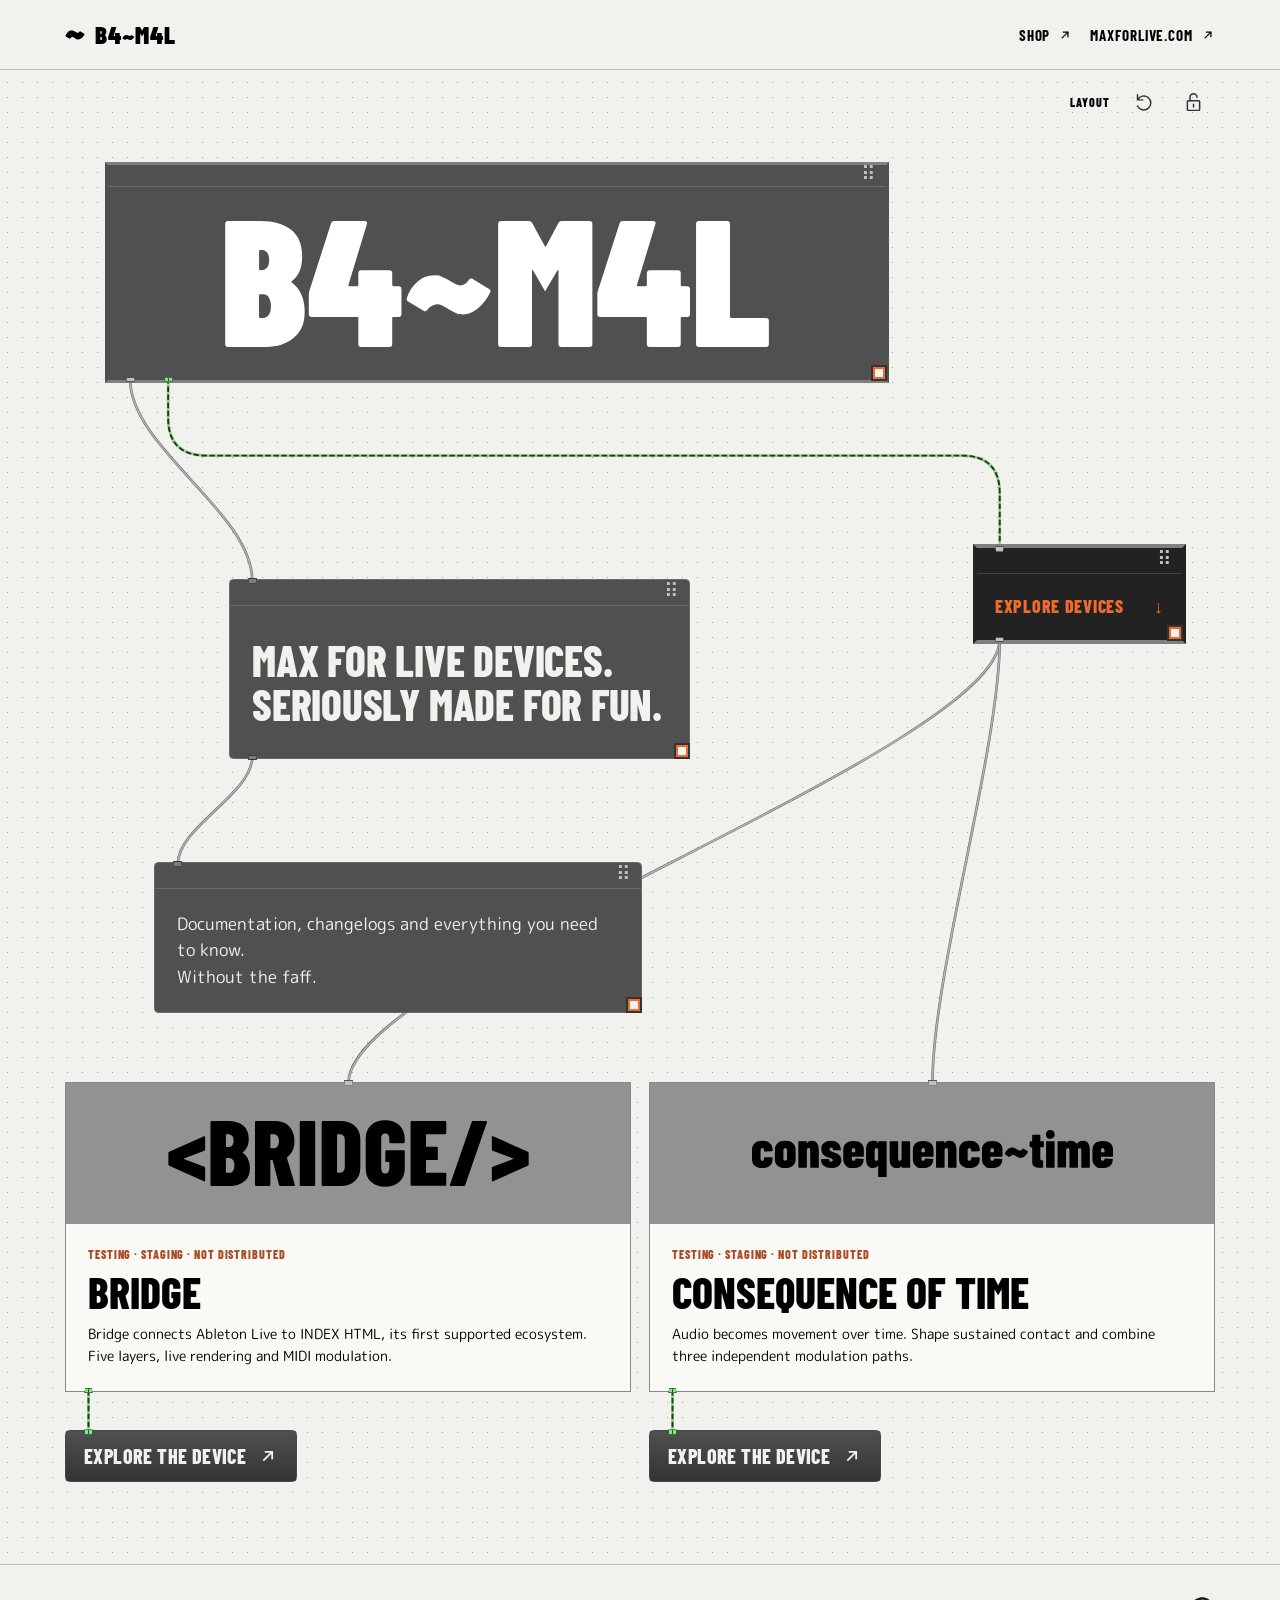
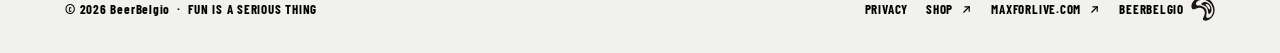
<file: index.html>
<!DOCTYPE html>
<html lang="en"><head><meta charset="utf-8"><meta content="width=device-width,initial-scale=1" name="viewport"><title>B4~M4L — Max for Live devices by BeerBelgio</title>
<link href="assets/brand/favicon-tilde.svg" rel="icon" type="image/svg+xml">
<link href="assets/fonts/barlow-condensed/font.css?v=bbd19125e2" rel="stylesheet">
<link href="assets/fonts/m-plus-rounded-1c/font.css?v=44ba9e7308" rel="stylesheet">
<link href="assets/css/site.css?v=1612207f91" rel="stylesheet"><link rel="stylesheet" href="assets/css/max-components.css?v=46a16dac37">
<link rel="stylesheet" href="assets/css/max-style.css?v=a3e073edf5"><script defer src="assets/js/max-cords.js?v=ae103d219a"></script><script defer src="assets/js/max-layout-default.js?v=3310b6d836"></script><script defer src="assets/js/max-home.js?v=fde472b5ad"></script><meta name="description" content="Explore BeerBelgio Max for Live devices, read their guides and changelogs, and contact support. Current devices are in testing."><link rel="canonical" href="https://beerbelgio.github.io/b4-m4l/"><meta property="og:type" content="website"><meta property="og:site_name" content="B4~M4L"><meta property="og:title" content="B4~M4L — Max for Live devices by BeerBelgio"><meta property="og:description" content="Explore BeerBelgio Max for Live devices, read their guides and changelogs, and contact support. Current devices are in testing."><meta property="og:url" content="https://beerbelgio.github.io/b4-m4l/"><meta name="twitter:card" content="summary"></head><body class="site-home">
<header class="site-home-header"><div class="site-shell"><a aria-label="B4M4L home" class="site-home-brand" href="index.html"><img alt="" class="site-home-brand-icon" src="assets/brand/favicon-tilde.svg"><span>B4~M4L</span></a><nav aria-label="External links" class="site-global-links"><a href="https://ko-fi.com/beerbelgio" rel="noopener noreferrer" target="_blank">Shop <span aria-hidden="true" class="link-arrow"><svg fill="none" stroke="currentColor" stroke-linecap="round" stroke-linejoin="round" stroke-width="2.2" viewbox="0 0 24 24" xmlns="http://www.w3.org/2000/svg"><path d="M7 17 17 7"></path><path d="M9 7h8v8"></path></svg></span></a><a href="https://maxforlive.com/profile/user/BeerBelgio" rel="noopener noreferrer" target="_blank">Maxforlive.com <span aria-hidden="true" class="link-arrow"><svg fill="none" stroke="currentColor" stroke-linecap="round" stroke-linejoin="round" stroke-width="2.2" viewbox="0 0 24 24" xmlns="http://www.w3.org/2000/svg"><path d="M7 17 17 7"></path><path d="M9 7h8v8"></path></svg></span></a></nav></div></header>
<a class="max-skip-link" href="#devices">Skip to devices</a><main class="site-shell"><div class="max-home-system" id="patch-system" data-patch-graph><div class="max-layout-controls" id="layout-controls" hidden><span>LAYOUT</span><button id="reset-layout" type="button" aria-label="Reset layout" title="Reset layout"><svg viewbox="0 0 24 24" aria-hidden="true"><path d="M4 9a8 8 0 1 1 0 7M4 3v6h6"></path></svg></button><button id="edit-toggle" type="button" aria-label="Lock layout" aria-pressed="false" aria-controls="patch-canvas" title="Lock layout"><svg class="lock-closed" viewbox="0 0 24 24" aria-hidden="true"><rect x="5" y="10" width="14" height="11" rx="1"></rect><path d="M8 10V6a4 4 0 0 1 8 0v4M12 14v3"></path></svg><svg class="lock-open" viewbox="0 0 24 24" aria-hidden="true"><rect x="5" y="10" width="14" height="11" rx="1"></rect><path d="M8 10V6a4 4 0 0 1 8 0M12 14v3"></path></svg></button></div><section class="max-home-hero" aria-label="B4~M4L homepage patch"><div id="patch-canvas" class="patch-canvas" role="group" aria-label="Homepage layout"><article class="patch-object max-newobj" data-node="wordmark" data-min-width="300" data-min-height="150"><span class="max-port outlet" data-port="wordmark-special-out" data-port-kind="jitter" style="--port-x:56px" aria-hidden="true"></span><span class="max-port outlet" data-port="wordmark-out" aria-hidden="true"></span><button class="drag-handle" type="button" aria-label="Move wordmark" aria-describedby="layout-help"><span aria-hidden="true">⠿</span></button><button class="resize-handle" type="button" aria-label="Resize wordmark" aria-describedby="layout-help"><span aria-hidden="true"></span></button><div class="object-content"><h1 class="max-wordmark" aria-label="B4~M4L — Max for Live devices by BeerBelgio"><img src="assets/brand/b4m4l-wordmark.svg" alt="B4~M4L" width="1000" height="200"></h1></div></article><article class="patch-object max-newobj" data-node="browse" data-min-width="200" data-min-height="84"><span class="max-port inlet" data-port="browse-in" aria-hidden="true"></span><span class="max-port outlet" data-port="browse-out" aria-hidden="true"></span><button class="drag-handle" type="button" aria-label="Move browse link" aria-describedby="layout-help"><span aria-hidden="true">⠿</span></button><button class="resize-handle" type="button" aria-label="Resize browse link" aria-describedby="layout-help"><span aria-hidden="true"></span></button><div class="object-content"><a class="max-explore-link" href="#devices">EXPLORE DEVICES <span aria-hidden="true">↓</span></a></div></article><article class="patch-object max-message" data-node="claim" data-min-width="300" data-min-height="145"><span class="max-port inlet" data-port="claim-in" aria-hidden="true"></span><span class="max-port outlet" data-port="claim-out" aria-hidden="true"></span><button class="drag-handle" type="button" aria-label="Move claim" aria-describedby="layout-help"><span aria-hidden="true">⠿</span></button><button class="resize-handle" type="button" aria-label="Resize claim" aria-describedby="layout-help"><span aria-hidden="true"></span></button><div class="object-content"><p class="max-home-claim">MAX FOR LIVE DEVICES.<br>SERIOUSLY MADE FOR FUN.</p></div></article><article class="patch-object max-message" data-node="description" data-min-width="250" data-min-height="110"><span class="max-port inlet" data-port="description-in" aria-hidden="true"></span><button class="drag-handle" type="button" aria-label="Move description" aria-describedby="layout-help"><span aria-hidden="true">⠿</span></button><button class="resize-handle" type="button" aria-label="Resize description" aria-describedby="layout-help"><span aria-hidden="true"></span></button><div class="object-content"><p>Documentation, changelogs and everything you need to know.<br>Without the faff.</p></div></article></div><p class="max-sr-only" id="layout-help">The desktop layout opens unlocked. LOCK disables editing; EDIT enables it. Drag a top handle or use arrow keys; Shift changes the step from 8 to 24 pixels. Resize with the corner handle or arrow keys. Escape cancels a pointer gesture. Objects cannot overlap. Reset restores the composition. Completed changes are kept for this tab session when storage is available; reload opens unlocked on supported desktops.</p><p class="max-sr-only" id="layout-status" role="status" aria-live="polite"></p></section><i hidden data-cable data-from="wordmark-out" data-to="claim-in" data-kind="normal" data-route=""></i><i hidden data-cable data-from="claim-out" data-to="description-in" data-kind="normal" data-route=""></i><i hidden data-cable data-from="wordmark-special-out" data-to="browse-in" data-kind="jitter" data-route="home-special"></i>
<section aria-label="Devices" id="devices"><h2 class="max-sr-only">Devices</h2><div class="device-grid">
<div class="device-node" data-device><span class="max-port inlet" aria-hidden="true" data-device-port=""></span><a class="device-card" href="index-html-bridge/index.html"><div class="device-card-art"><img alt="Bridge wordmark" src="assets/brand/bridge-wordmark.svg" width="1000" height="200"></div><span class="max-port outlet" data-card-out aria-hidden="true"></span><div class="device-card-body"><span class="device-card-flag">Testing · Staging · Not distributed</span><h3>Bridge</h3><p>Bridge connects Ableton Live to INDEX HTML, its first supported ecosystem. Five layers, live rendering and MIDI modulation.</p></div></a><a class="max-message device-explore" aria-label="Explore Bridge" href="index-html-bridge/index.html"><span class="max-port inlet" data-explore-in aria-hidden="true"></span>Explore the device <span aria-hidden="true" class="link-arrow"><svg fill="none" stroke="currentColor" stroke-linecap="round" stroke-linejoin="round" stroke-width="2.2" viewbox="0 0 24 24" xmlns="http://www.w3.org/2000/svg"><path d="M7 17 17 7"></path><path d="M9 7h8v8"></path></svg></span></a></div>
<div class="device-node" data-device><span class="max-port inlet" aria-hidden="true" data-device-port=""></span><a class="device-card" href="consequence-of-time/index.html"><div class="device-card-art cot"><img alt="CONSEQUENCE OF TIME wordmark" src="assets/brand/consequence-of-time-wordmark.svg" width="1000" height="200"></div><span class="max-port outlet" data-card-out aria-hidden="true"></span><div class="device-card-body"><span class="device-card-flag">Testing · Staging · Not distributed</span><h3>CONSEQUENCE OF TIME</h3><p>Audio becomes movement over time. Shape sustained contact and combine three independent modulation paths.</p></div></a><a class="max-message device-explore" aria-label="Explore CONSEQUENCE OF TIME" href="consequence-of-time/index.html"><span class="max-port inlet" data-explore-in aria-hidden="true"></span>Explore the device <span aria-hidden="true" class="link-arrow"><svg fill="none" stroke="currentColor" stroke-linecap="round" stroke-linejoin="round" stroke-width="2.2" viewbox="0 0 24 24" xmlns="http://www.w3.org/2000/svg"><path d="M7 17 17 7"></path><path d="M9 7h8v8"></path></svg></span></a></div>
</div></section></div></main><footer class="site-home-footer"><div class="site-shell">
<div class="footer-signature"><span class="footer-signature-left">© 2026 BeerBelgio</span><span aria-hidden="true" class="footer-signature-dot">·</span><span class="footer-signature-right">FUN IS A SERIOUS THING</span></div>
<nav aria-label="B4M4L links" class="footer-links">
<a class="privacy-link" href="privacy/index.html">PRIVACY</a>
<a href="https://ko-fi.com/beerbelgio" rel="noopener noreferrer" target="_blank">SHOP <span aria-hidden="true" class="link-arrow"><svg fill="none" stroke="currentColor" stroke-linecap="round" stroke-linejoin="round" stroke-width="2.2" viewbox="0 0 24 24" xmlns="http://www.w3.org/2000/svg"><path d="M7 17 17 7"></path><path d="M9 7h8v8"></path></svg></span></a>
<a href="https://maxforlive.com/profile/user/BeerBelgio" rel="noopener noreferrer" target="_blank">MAXFORLIVE.COM <span aria-hidden="true" class="link-arrow"><svg fill="none" stroke="currentColor" stroke-linecap="round" stroke-linejoin="round" stroke-width="2.2" viewbox="0 0 24 24" xmlns="http://www.w3.org/2000/svg"><path d="M7 17 17 7"></path><path d="M9 7h8v8"></path></svg></span></a>
<a class="hub-link" href="https://beerbelgio.github.io/" rel="noopener noreferrer" target="_blank"><span>BEERBELGIO</span><img alt="" aria-hidden="true" src="assets/brand/beerbelgio-button.svg"></a>
</nav>
</div></footer></body></html>
</file>
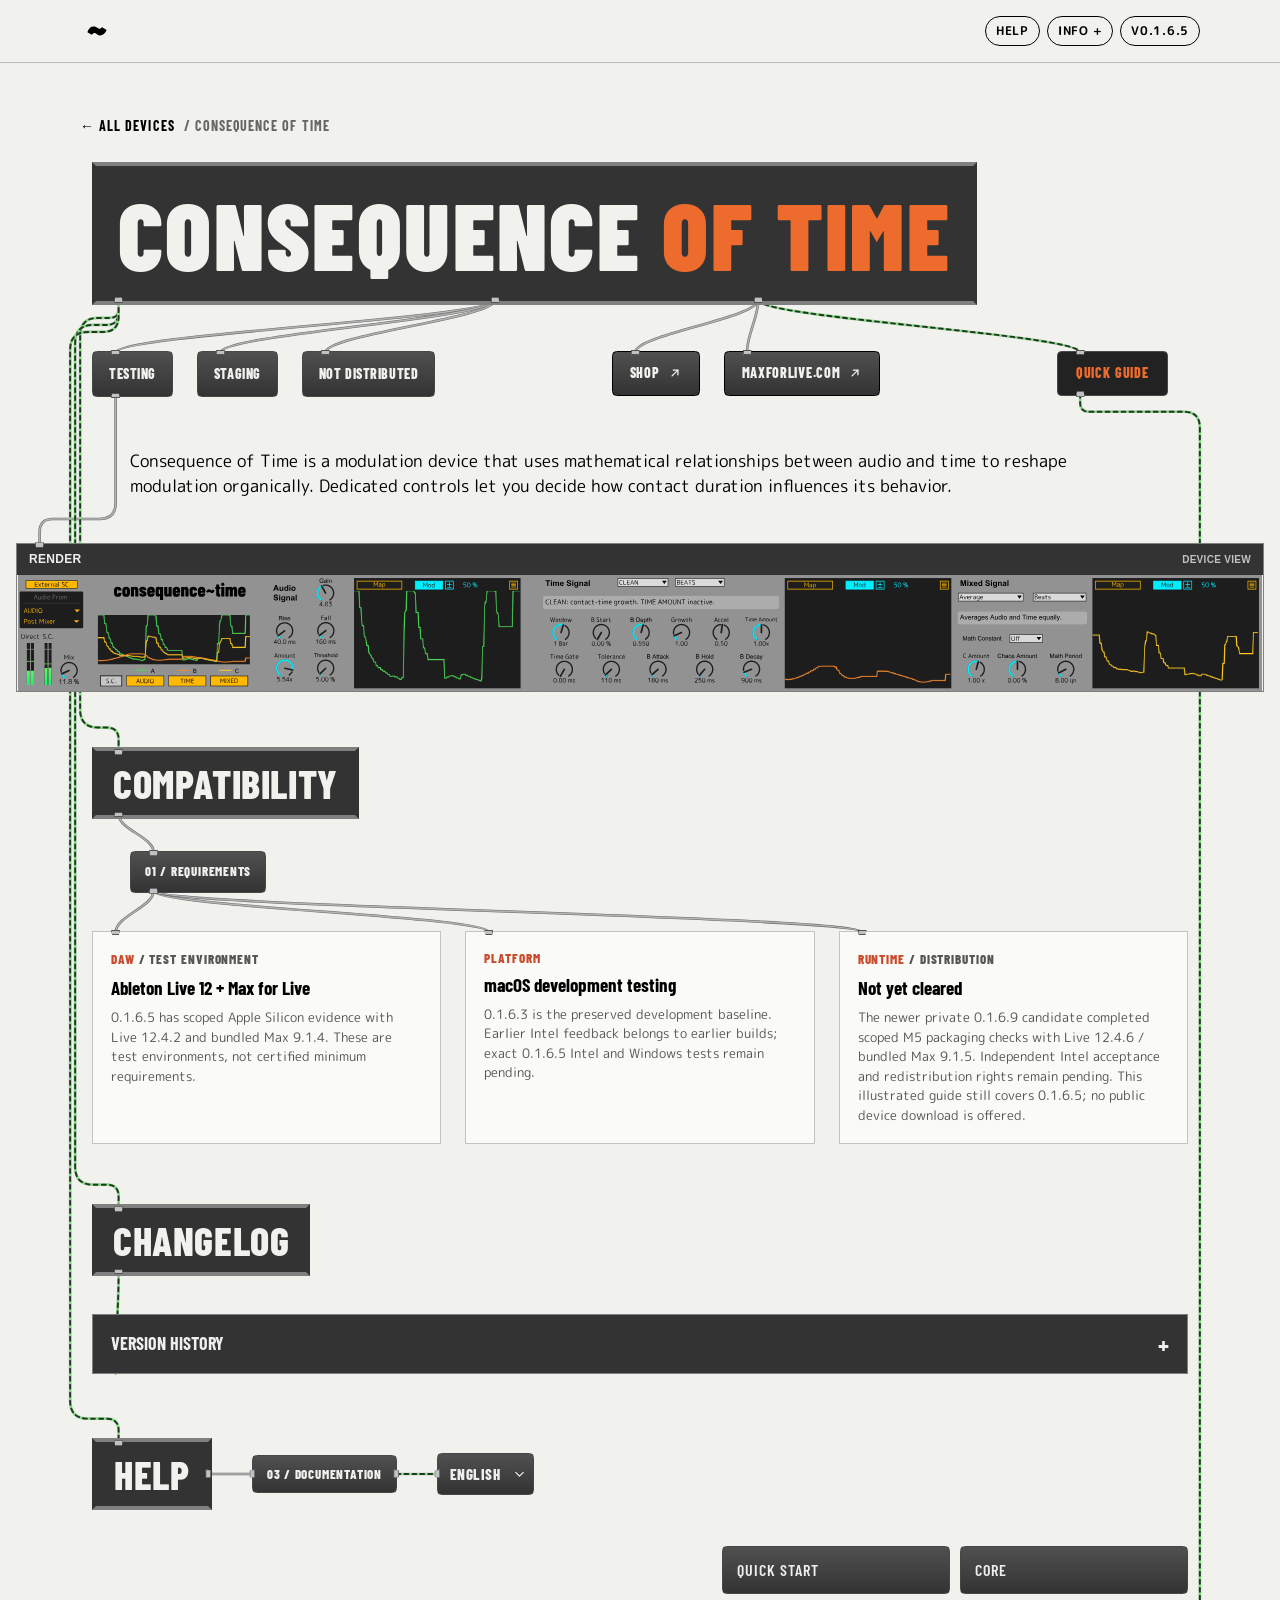
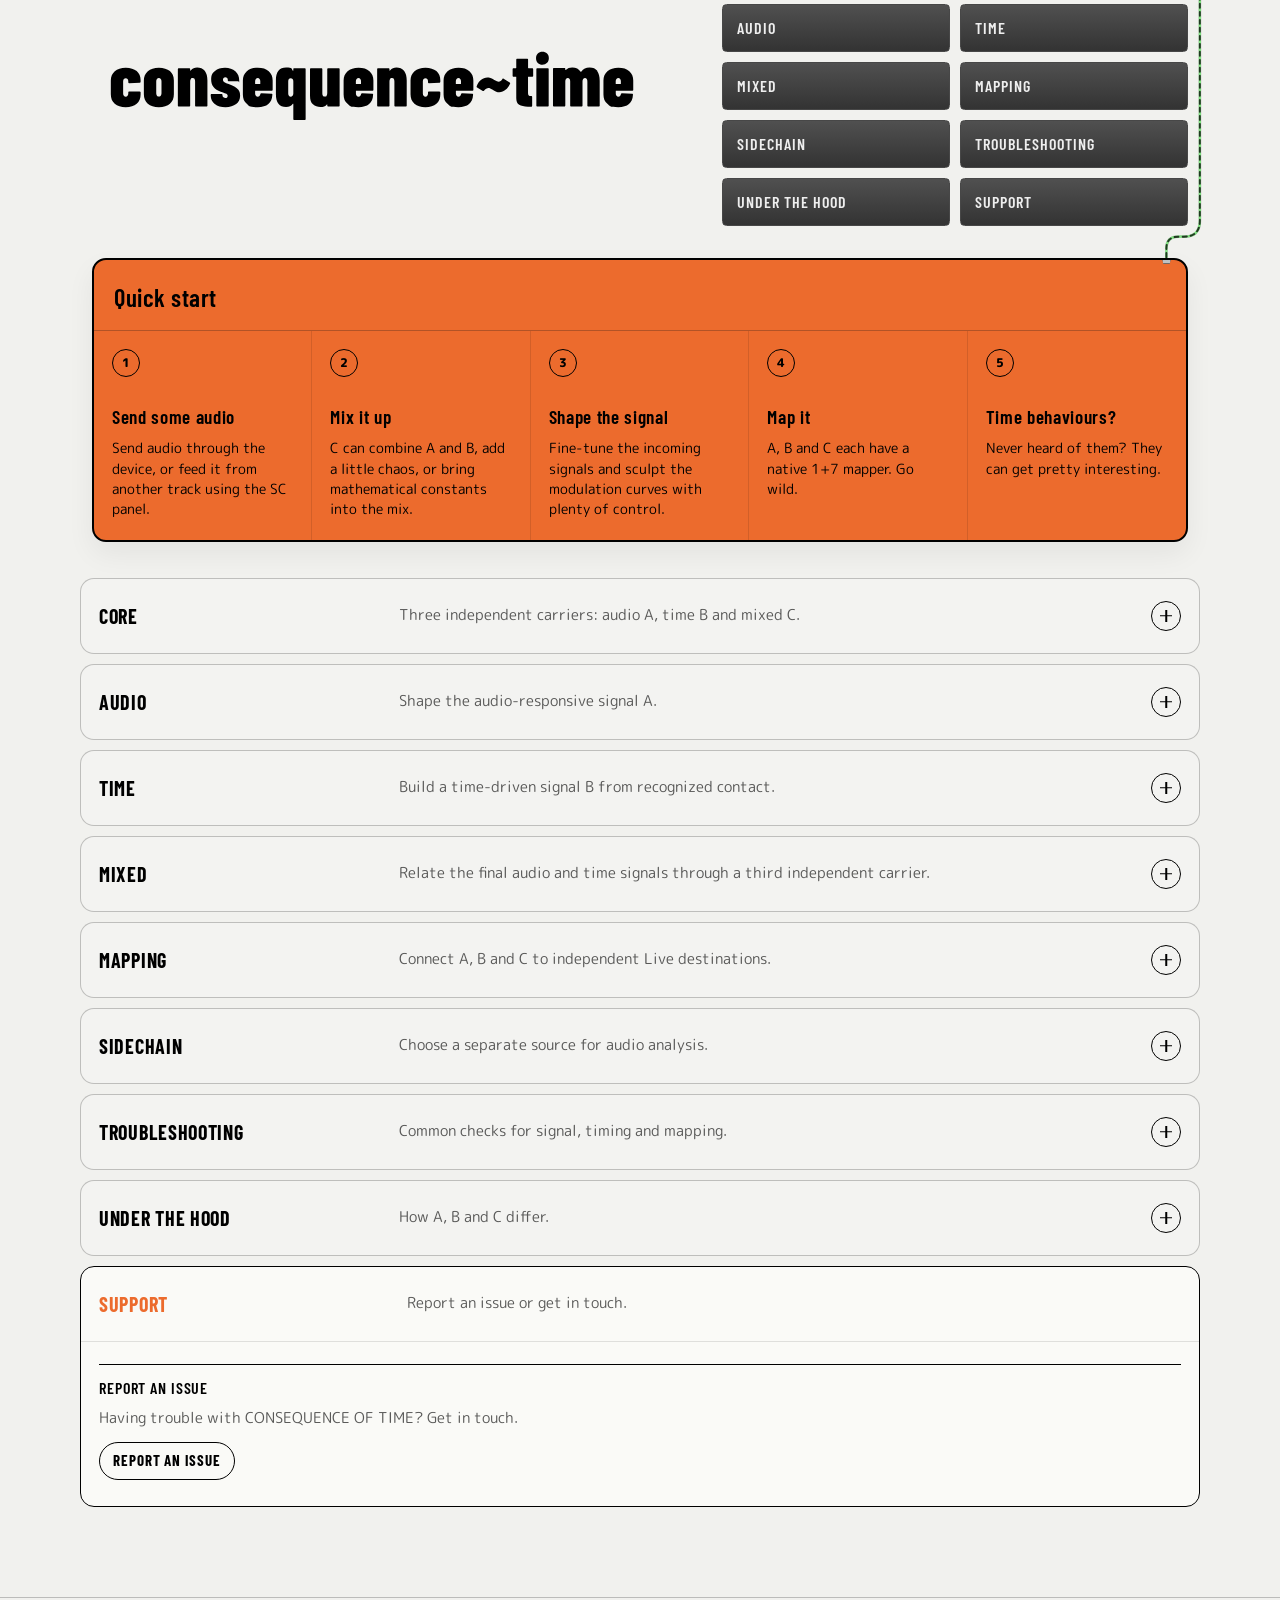
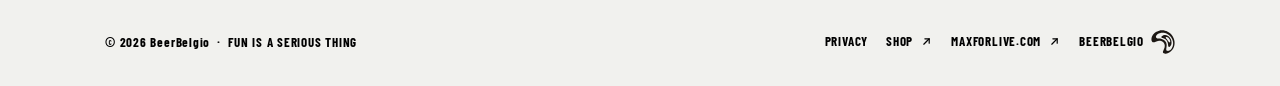
<file: consequence-of-time/index.html>
<!DOCTYPE html>
<html lang="en"><head><meta charset="utf-8"><meta content="width=device-width,initial-scale=1" name="viewport"><title>CONSEQUENCE OF TIME — Guide and support | B4~M4L</title><link href="../assets/brand/favicon-tilde.svg" rel="icon" type="image/svg+xml">
<link href="../assets/fonts/barlow-condensed/font.css?v=bbd19125e2" rel="stylesheet">
<link href="../assets/fonts/m-plus-rounded-1c/font.css?v=44ba9e7308" rel="stylesheet"><link href="../assets/css/site.css?v=1612207f91" rel="stylesheet">
<style>


    :root {
      --ink: #000000;
      --paper: #f1f1ee;
      --paper-2: #f4f4f0;
      --panel: #fafaf7;
      --accent: #ec6b2d;
      --accent-deep: #c94b2e;
      --green: #6a9e5d;
      --muted: rgba(0, 0, 0, 0.64);
      --hair: rgba(0, 0, 0, 0.11);
      --hair-strong: rgba(0, 0, 0, 0.22);
      --radius: 14px;
      --shadow: 0 12px 28px rgba(0, 0, 0, 0.06);
      --content: 1120px;
      --font-body: "M PLUS Rounded 1c", ui-rounded, system-ui, -apple-system, BlinkMacSystemFont, "Segoe UI", sans-serif;
      --font-display: "Barlow Condensed", "Arial Narrow", sans-serif;
      --mono: "SFMono-Regular", Consolas, "Liberation Mono", Menlo, monospace;
      --sticky-offset: 78px;
    }

    * { box-sizing: border-box; }
    html { scroll-behavior: smooth; }
    body {
      margin: 0;
      min-height: 100vh;
      background: var(--paper);
      color: var(--ink);
      font-family: var(--font-body);
      font-size: 15px;
      line-height: 1.52;
      -webkit-font-smoothing: antialiased;
      text-rendering: optimizeLegibility;
    }

    a { color: inherit; text-decoration-thickness: 1px; text-underline-offset: 3px; }
    button, summary { font: inherit; }
    .hero-brand,
    h1,
    .quick-header h2,
    .quick-step h3,
    .section-title,
    .card h3,
    .nav-link {
      font-family: var(--font-display);
    }

    .topbar {
      position: sticky;
      top: 0;
      z-index: 20;
      border-bottom: 1px solid var(--hair-strong);
      background: color-mix(in srgb, var(--paper) 92%, transparent);
      backdrop-filter: blur(14px);
      -webkit-backdrop-filter: blur(14px);
    }

    .topbar-inner {
      width: min(calc(100% - 20px), var(--content));
      margin: 0 auto;
      min-height: 62px;
      display: grid;
      grid-template-columns: auto minmax(0, 1fr) auto;
      align-items: center;
      gap: 12px;
      padding: 7px 0;
    }

    .brand {
      display: flex;
      align-items: center;
      min-width: 0;
      flex: 0 0 auto;
      color: inherit;
      text-decoration: none;
    }

    .mini-logo-wrap {
      position: relative;
      width: 34px;
      height: 34px;
      display: block;
      flex: 0 0 auto;
      transition: transform .15s ease;
    }
    .mini-logo {
      position: absolute;
      inset: 0;
      width: 34px;
      height: 34px;
      display: block;
      object-fit: contain;
      transition: opacity .15s ease;
    }
    .mini-logo.orange { opacity: 0; }
    .brand:hover .mini-logo.black,
    .brand:focus-visible .mini-logo.black { opacity: 0; }
    .brand:hover .mini-logo.orange,
    .brand:focus-visible .mini-logo.orange { opacity: 1; }
    .brand:active .mini-logo-wrap { transform: scale(.94); }

    .sticky-nav {
      display: none;
      min-width: 0;
      width: 100%;
      padding: 2px 0;
      gap: 6px;
    }
    body.nav-docked .sticky-nav {
      display: grid;
      grid-template-columns: repeat(7, minmax(0, 1fr)) minmax(110px, 1.7fr) repeat(3, minmax(0, 1fr));
    }

    .top-actions {
      display: flex;
      align-items: center;
      justify-content: flex-end;
      gap: 7px;
      flex-wrap: nowrap;
      justify-self: end;
      white-space: nowrap;
    }


    .chip, .mini-button, .nav-link {
      min-height: 30px;
      border: 1px solid var(--ink);
      border-radius: 999px;
      background: transparent;
      color: var(--ink);
      display: inline-flex;
      align-items: center;
      justify-content: center;
      gap: 7px;
      padding: 5px 10px;
      font-size: 12px;
      font-weight: 700;
      letter-spacing: 0.06em;
      text-transform: uppercase;
      text-decoration: none;
      white-space: nowrap;
    }


    .mini-button {
      cursor: pointer;
      transition: background .15s ease, color .15s ease, transform .15s ease;
    }
    .mini-button:hover { background: var(--ink); color: var(--paper); }
    .mini-button:active { transform: translateY(1px); }
    .mini-button.is-negative {
      background: var(--ink);
      color: var(--paper);
    }
    .mini-button.is-negative:hover {
      background: transparent;
      color: var(--ink);
    }
main {
      width: min(calc(100% - 28px), var(--content));
      margin: 0 auto;
      padding: 52px 0 90px;
    }

    .hero {
      display: grid;
      grid-template-columns: minmax(0, 1.12fr) minmax(340px, .88fr);
      gap: 38px;
      align-items: stretch;
      margin-bottom: 32px;
    }

    .eyebrow {
      margin: 0 0 10px;
      font-size: 12px;
      font-weight: 800;
      letter-spacing: 0.12em;
      text-transform: uppercase;
      color: var(--accent-deep);
    }

    h1 {
      margin: 0;
      font-family: var(--font-display);
      font-size: clamp(78px, 10.4vw, 136px);
      line-height: .9;
      letter-spacing: .025em;
      font-weight: 900;
      text-transform: uppercase;
      white-space: nowrap;
    }

    .hero-lede {
      max-width: 720px;
      margin: 0;
      font-size: clamp(17px, 1.9vw, 22px);
      line-height: 1.34;
      letter-spacing: -0.01em;
      font-weight: 400;
    }

    .hero-copy {
      min-height: 100%;
      display: flex;
      flex-direction: column;
      justify-content: space-between;
      align-items: flex-start;
    }

    .hero-brand {
      margin: 0;
      font-family: var(--font-display);
      font-size: clamp(18px, 2.2vw, 28px);
      line-height: 1;
      font-weight: 600;
      letter-spacing: .05em;
      text-transform: uppercase;
    }

    .hero-menu {
      align-self: stretch;
      display: grid;
      grid-template-columns: repeat(2, minmax(0, 1fr));
      grid-auto-rows: 1fr;
      gap: 10px;
      padding: 0;
    }

    .hero-menu .nav-link {
      min-height: 48px;
      justify-content: flex-start;
      border-radius: 12px;
      padding: 10px 14px;
      font-size: 16px;
      font-weight: 600;
    }

    .sticky-nav .nav-link {
      width: 100%;
      min-height: 32px;
      border-radius: 999px;
      padding: 5px 10px;
      font-size: 13px;
      font-weight: 600;
      letter-spacing: .045em;
    }

    .nav-link {
      border-color: var(--hair-strong);
      transition: border-color .15s ease, background .15s ease, color .15s ease;
    }
    .nav-link:hover { border-color: var(--ink); background: rgba(255,255,255,.18); }
    .nav-link.active { border-color: var(--accent); background: var(--accent); color: var(--ink); }



    .quick-start {
      scroll-margin-top: var(--sticky-offset);
      border: 2px solid var(--ink);
      border-radius: var(--radius);
      background: var(--accent);
      color: var(--ink);
      box-shadow: var(--shadow);
      overflow: hidden;
      margin-bottom: 18px;
    }

    .quick-header {
      display: flex;
      align-items: baseline;
      justify-content: space-between;
      gap: 18px;
      padding: 18px 20px 14px;
      border-bottom: 1px solid rgba(28, 23, 19, .28);
    }
    .quick-header h2 {
      margin: 0;
      font-size: 25px;
      font-weight: 600;
      letter-spacing: .02em;
    }
    .quick-header p {
      margin: 0;
      font-size: 14px;
      font-weight: 600;
      opacity: .72;
    }

    .quick-grid {
      display: grid;
      grid-template-columns: repeat(6, minmax(0, 1fr));
    }

    .quick-step {
      min-height: 238px;
      padding: 18px 18px 20px;
      display: flex;
      flex-direction: column;
      align-items: stretch;
      gap: 16px;
      border-right: 1px solid rgba(28, 23, 19, .28);
      border-bottom: 1px solid rgba(28, 23, 19, .28);
      grid-column: span 2;
    }
    .quick-step:nth-child(3) { border-right: 0; }
    .quick-step:nth-child(4),
    .quick-step:nth-child(5) {
      grid-column: span 3;
      border-bottom: 0;
    }
    .quick-step:nth-child(5) { border-right: 0; }
    .quick-step.no-media { min-height: 168px; }
    .quick-copy { min-width: 0; }
    .quick-media {
      margin: auto 0 0;
      border: 1px solid rgba(28, 23, 19, .38);
      border-radius: 10px;
      overflow: hidden;
      background: rgba(255,255,255,.26);
      min-height: 118px;
      display: grid;
      place-items: center;
    }
    .quick-media img {
      display: block;
      width: 100%;
      height: auto;
      max-height: 210px;
      object-fit: contain;
    }
    .step-no {
      display: block;
      width: 28px;
      height: 28px;
      border: 1.5px solid var(--ink);
      border-radius: 50%;
      line-height: 25px;
      text-align: center;
      font-weight: 800;
      font-size: 12px;
      margin-bottom: 26px;
    }
    .quick-step h3 {
      margin: 0 0 6px;
      font-size: 19px;
      font-weight: 600;
      letter-spacing: .035em;
    }
    .quick-step p {
      margin: 0;
      font-size: 14px;
      line-height: 1.46;
    }

    .manual {
      display: grid;
      gap: 10px;
    }

    details.manual-section,
    section.manual-section.support-section {
      border: 1px solid var(--hair-strong);
      border-radius: var(--radius);
      background: rgba(255,255,255,.18);
      overflow: hidden;
      scroll-margin-top: var(--sticky-offset);
      transition: background .15s ease, border-color .15s ease;
    }
    details.manual-section[open] {
      background: var(--panel);
      border-color: var(--ink);
    }
    details.manual-section[open] .section-title { color: var(--accent); }

    details.manual-section > summary,
    .support-section > .support-heading {
      list-style: none;
      cursor: pointer;
      display: grid;
      grid-template-columns: minmax(150px, .55fr) minmax(0, 1.45fr) auto;
      gap: 24px;
      align-items: center;
      min-height: 74px;
      padding: 14px 18px;
      user-select: none;
    }
    details.manual-section > summary::-webkit-details-marker { display: none; }
    .support-section {
      background: var(--panel) !important;
      border-color: var(--ink) !important;
    }
    .support-section .section-title { color: var(--accent); }
    .support-section > .support-heading { cursor: default; }

    /* Only the Support email control: 125% size and high-contrast interaction. */
    #support-email {
      min-height: 38px;
      padding: 7px 13px;
      font-size: 15px;
      background: transparent;
      border: 1px solid var(--ink);
      color: var(--ink);
      touch-action: manipulation;
    }
    #support-email:hover,
    #support-email:active,
    #support-email:focus-visible {
      background: var(--accent);
      color: var(--ink);
    }
    #support-email:focus-visible {
      outline: 2px solid var(--ink);
      outline-offset: 3px;
    }

    .section-title {
      font-size: 20px;
      font-weight: 700;
      letter-spacing: .035em;
      text-transform: uppercase;
    }
    .section-summary {
      color: var(--muted);
      font-size: 15px;
    }
    .section-toggle {
      width: 30px;
      height: 30px;
      border-radius: 50%;
      border: 1px solid var(--ink);
      display: grid;
      place-items: center;
      font-size: 18px;
      line-height: 1;
      transition: transform .18s ease, background .18s ease, color .18s ease;
    }
    details[open] .section-toggle {
      transform: rotate(45deg);
      background: var(--ink);
      color: var(--paper);
    }

    .section-body {
      border-top: 1px solid var(--hair);
      padding: 22px 18px 24px;
    }

    .section-grid {
      display: grid;
      grid-template-columns: repeat(2, minmax(0, 1fr));
      gap: 12px;
    }
    .section-grid.three { grid-template-columns: repeat(3, minmax(0, 1fr)); }

    .card {
      border-top: 1px solid var(--ink);
      padding: 11px 0 2px;
    }
    .card h3 {
      margin: 0 0 7px;
      font-size: 16px;
      font-weight: 600;
      text-transform: uppercase;
      letter-spacing: .055em;
    }
    .card p, .card li {
      font-size: 15px;
      color: var(--muted);
    }
    .card p { margin: 0; }
    .card ul, .card ol { margin: 8px 0 0; padding-left: 18px; }
    .card li + li { margin-top: 5px; }

    .control-table {
      display: grid;
      grid-template-columns: minmax(120px, .58fr) minmax(0, 1.42fr);
      border-top: 1px solid var(--ink);
      margin-top: 4px;
    }
    .control-table > div {
      padding: 9px 0;
      border-bottom: 1px solid var(--hair);
      font-size: 15px;
    }
    .control-table .label {
      padding-right: 16px;
      font-weight: 750;
      letter-spacing: .02em;
    }
    .control-table .value { color: var(--muted); }

    .pill-list {
      display: flex;
      flex-wrap: wrap;
      gap: 7px;
      margin-top: 9px;
    }
    .pill {
      border: 1px solid var(--hair-strong);
      border-radius: 999px;
      padding: 4px 8px;
      font-size: 12.5px;
      font-weight: 700;
      letter-spacing: .025em;
    }

    .callout {
      border: 1px solid var(--ink);
      border-left-width: 7px;
      border-radius: 10px;
      padding: 13px 14px;
      margin-top: 14px;
      background: rgba(255,255,255,.18);
    }
    .callout.warning { border-left-color: var(--accent-deep); }
    .callout.ok { border-left-color: var(--green); }
    .callout strong {
      display: block;
      margin-bottom: 4px;
      font-size: 12px;
      text-transform: uppercase;
      letter-spacing: .07em;
    }
    .callout p { margin: 0; font-size: 15px; color: var(--muted); }

    .status-line {
      display: flex;
      gap: 8px;
      align-items: center;
      flex-wrap: wrap;
      margin-top: 10px;
    }
    .state-dot {
      width: 8px;
      height: 8px;
      border-radius: 50%;
      background: var(--hair-strong);
    }
    .state-dot.ok { background: var(--green); }
    .state-dot.progress { background: var(--accent); }
    .state-dot.planned { background: var(--accent-deep); }
    .status-copy { font-size: 13.5px; color: var(--muted); }

    code {
      font-family: var(--mono);
      font-size: .92em;
      background: rgba(28,23,19,.07);
      border-radius: 5px;
      padding: 1px 4px;
    }

    .help-media {
      margin-top: 16px;
      border: 1px solid var(--hair-strong);
      border-radius: 12px;
      overflow: hidden;
      background: var(--panel);
    }
    .help-media img {
      display: block;
      width: 100%;
      height: auto;
    }
    .help-media figcaption {
      padding: 9px 11px;
      border-top: 1px solid var(--hair);
      color: var(--muted);
      font-size: 13px;
    }

    .footer {
      display: grid;
      grid-template-columns: minmax(0, 1fr) auto minmax(0, 1fr);
      align-items: center;
      gap: 16px;
      margin-top: 48px;
      padding-top: 16px;
      border-top: 2px solid var(--ink);
      font-size: 12px;
      color: var(--muted);
      white-space: nowrap;
    }
    .footer-left { justify-self: start; min-width: 0; }
    .footer-center { justify-self: center; color: var(--ink); font-weight: 700; }
    .footer-right { justify-self: end; }
    .footer a { color: inherit; text-decoration: none; }
    .footer a:hover, .footer a:focus-visible { color: var(--accent-deep); }
    .footer-wordmark {
      display: block;
      width: 96px;
      height: auto;
    }

    .manifest-error {
      display: none;
      margin: 18px 0;
      border: 2px solid var(--accent-deep);
      border-radius: var(--radius);
      padding: 16px;
      background: rgba(201,75,46,.07);
      font-size: 14px;
    }
    .manifest-error.visible { display: block; }

    @media (max-width: 860px) {
      .hero { grid-template-columns: 1fr; align-items: start; }
      .hero-menu { min-height: 260px; }
      body.nav-docked .topbar-inner { grid-template-columns: auto minmax(0,1fr) auto; }
      body.nav-docked .sticky-nav {
        grid-column: 1 / -1;
        grid-row: 2;
        grid-template-columns: repeat(auto-fit, minmax(110px, 1fr));
      }
      body.nav-docked .sticky-nav .nav-link {
        min-height: 34px;
        padding: 6px 10px;
        font-size: 15px;
        letter-spacing: .045em;
      }
      .quick-grid { grid-template-columns: repeat(2, minmax(0, 1fr)); }
      .quick-step,
      .quick-step:nth-child(4),
      .quick-step:nth-child(5) {
        grid-column: auto;
        border-right: 1px solid rgba(28, 23, 19, .28);
        border-bottom: 1px solid rgba(28, 23, 19, .28);
      }
      .quick-step:nth-child(2n) { border-right: 0; }
      .quick-step:last-child { grid-column: 1 / -1; border-right: 0; border-bottom: 0; }
      .quick-media { min-height: 110px; }
      details.manual-section > summary, .support-section > .support-heading { grid-template-columns: minmax(130px,.6fr) 1fr auto; gap: 16px; }
      .section-grid.three { grid-template-columns: 1fr 1fr; }
    }

    @media (max-width: 620px) {
      :root { --sticky-offset: 128px; }
      .topbar-inner { padding: 7px 0; gap: 7px; }
      .top-actions { justify-self: end; gap: 5px; }
      .chip, .mini-button { min-height: 28px; padding: 4px 8px; font-size: 10.5px; }
      #support-email { min-height: 35px; padding: 5px 10px; font-size: 13.125px; }
      .mini-logo { width: 32px; height: 32px; }
      body.nav-docked .sticky-nav {
        grid-column: 1 / -1;
        grid-row: 2;
        display: grid;
        grid-template-columns: repeat(auto-fit, minmax(110px, 1fr));
        gap: 5px;
        width: 100%;
      }
      .sticky-nav .nav-link {
        min-height: 34px;
        padding: 6px 6px;
        font-size: 15px;
        letter-spacing: .025em;
        overflow: hidden;
        text-overflow: ellipsis;
      }
      .hero-menu { grid-template-columns: 1fr 1fr; min-height: 300px; }
      .hero-menu .nav-link { font-size: 15px; min-height: 50px; }
      main { padding-top: 34px; }
      h1 { font-size: clamp(66px, 20vw, 96px); line-height: .92; letter-spacing: .02em; }
      .quick-grid { grid-template-columns: 1fr; }
      .quick-step,
      .quick-step:nth-child(4),
      .quick-step:nth-child(5),
      .quick-step:nth-child(2n) {
        grid-column: auto;
        border-right: 0;
        border-bottom: 1px solid rgba(28, 23, 19, .28);
        padding: 18px;
      }
      .quick-step:last-child { border-bottom: 0; }
      details.manual-section > summary, .support-section > .support-heading { grid-template-columns: 1fr auto; gap: 10px; }
      .section-summary { grid-column: 1 / -1; grid-row: 2; }
      .section-grid, .section-grid.three { grid-template-columns: 1fr; }
      .control-table { grid-template-columns: 1fr; }
      .control-table .label { padding-bottom: 1px; border-bottom: 0; }
      .control-table .value { padding-top: 1px; }
      .footer {
        grid-template-columns: minmax(0, 1fr) auto minmax(0, 1fr);
        gap: 6px;
        font-size: clamp(8.5px, 2.45vw, 10.5px);
      }
      .footer-wordmark { width: clamp(62px, 18vw, 82px); }
    }

    @media (prefers-reduced-motion: reduce) {
      *, *::before, *::after { scroll-behavior: auto !important; transition: none !important; }
    }
  

    .mini-logo.single { position: static; width: 20px; height: 20px; }
    .sticky-nav { display:flex; align-items:center; gap:6px; flex-wrap:wrap; min-width:0; width:100%; padding:2px 0; }
    .sticky-nav .section-link { display:none; }
    .sticky-nav .nav-help-link { display:inline-flex; }
    body.nav-docked .sticky-nav .nav-help-link { display:none; }
    body.nav-docked .sticky-nav .section-link { display:inline-flex; }
    body.nav-docked .sticky-nav { display:flex; }
    .topbar-inner { grid-template-columns:auto minmax(0,1fr) auto; }
    .top-actions { gap:7px; }
    .device-actions a .link-arrow, .site-home-footer .link-arrow, .topbar .link-arrow { width:14px; height:14px; }
    .hero-device-wordmark { display:block; width:min(100%,540px); height:auto; }
    .hero-copy { justify-content:center; }
    .support-button { min-height:38px; padding:11px 20px; font:700 14px/1 var(--font-display); letter-spacing:.06em; text-transform:uppercase; border:1px solid var(--ink); border-radius:999px; background:transparent; color:var(--ink); display:inline-flex; align-items:center; justify-content:center; text-decoration:none; transition:background .15s ease,color .15s ease,transform .15s ease; }
    .support-button:hover, .support-button:focus-visible { background:var(--accent); color:var(--ink); }
    .support-button:active { transform:translateY(1px); }
    .site-device-footer { margin-top:32px; border-top:1px solid #888; padding:23px 0 45px; }
    .site-device-footer .site-shell { width:min(calc(100% - 28px), var(--content)); margin:0 auto; display:flex; justify-content:space-between; gap:20px; align-items:center; flex-wrap:wrap; }
    .link-arrow { display:inline-flex; width:14px; height:14px; flex:0 0 auto; }
    .link-arrow svg { width:100%; height:100%; display:block; stroke:currentColor; }
    .device-card:hover .link-arrow, .device-card:focus-visible .link-arrow { color: var(--accent); }

    .site-device-footer nav { display:flex; gap:20px; flex-wrap:wrap; }
    .site-device-footer a { color:inherit; text-decoration:none; font:700 14px var(--font-display); }
    .site-footer-brand { display:flex; align-items:center; gap:18px; flex-wrap:wrap; }
    .site-footer-beerbelgio { display:inline-flex; align-items:center; gap:10px; text-decoration:none; font:700 14px var(--font-display); }
    .site-footer-beerbelgio img { width:24px; height:24px; display:block; }
    .site-footer-meta { font:700 13px var(--font-display); letter-spacing:.06em; }
    .site-home-footer a:hover, .site-home-footer a:focus-visible, .device-actions a:hover, .device-actions a:focus-visible { color: var(--accent-deep); }
    .device-actions a, .site-home-footer a { display:inline-flex; align-items:center; gap:8px; }
    .device-cover-copy h2 { margin-bottom:24px; }
    .section-title { font-family: var(--font-display); }
    .chip { flex:0 0 auto; }
    @media(max-width:900px){ .sticky-nav .nav-link{white-space:normal; min-width:0;} }
    @media(max-width:700px){ .topbar-inner { grid-template-columns:auto minmax(0,1fr) auto; } .sticky-nav { justify-content:flex-start; } }
    @media(max-width:620px){ .hero-menu { grid-template-columns:repeat(2,minmax(0,1fr)); } .hero-menu .nav-link{white-space:normal; overflow-wrap:anywhere;} .site-device-footer .site-shell, .site-footer-brand { align-items:flex-start; } .site-footer-brand{gap:10px; flex-direction:column;} }

  
    /* v0.3: consistent device overview, landscape device screenshot area. */
    .device-cover {display:flex;flex-direction:column;gap:26px;min-height:0;margin-bottom:58px;}
    .device-cover-copy {display:flex;flex-direction:column;align-items:flex-start;min-width:0;max-width:100%;}
    .device-cover-copy > p {max-width:90ch;}
    .device-cover-art {width:100%;aspect-ratio:2.6/1;min-height:235px;max-height:470px;padding:35px;}
    .device-cover-art img {max-height:300px;width:100%;max-width:850px;object-fit:contain;}
    .device-cover-copy h2 {font-size:clamp(57px,8.2vw,110px);line-height:.83;}
    .topbar-inner {display:grid;grid-template-columns:auto minmax(0,1fr) auto;align-items:center;gap:12px;min-height:62px;}
    .top-actions {grid-column:3;grid-row:1;display:flex;align-items:center;justify-self:end;gap:7px;flex-wrap:nowrap;white-space:nowrap;}
    .nav-help-button {display:inline-flex;min-width:0;flex:0 0 auto;}
    .sticky-nav,.sticky-nav .section-link {display:none;}
    body.nav-docked .nav-help-button {display:none;}
    body.nav-docked .sticky-nav {display:grid;grid-column:2;grid-row:1;grid-template-columns:repeat(12,minmax(0,1fr));align-items:stretch;gap:5px;width:100%;min-width:0;}
    body.nav-docked .sticky-nav .section-link {display:flex;width:100%;min-width:0;min-height:32px;padding:5px 4px;white-space:normal;overflow-wrap:anywhere;text-overflow:clip;text-align:center;font-size:clamp(10px,.9vw,13px);line-height:1.1;}
    .hero-copy {justify-content:center;}
    .hero-device-wordmark {max-width:560px;width:min(100%,560px);max-height:200px;object-fit:contain;object-position:left center;}
    .site-home-footer .site-shell {width:min(calc(100% - 28px),var(--content));}
    @media (max-width:1020px) {
      body.nav-docked .topbar-inner {grid-template-columns:auto minmax(0,1fr) auto;}
      body.nav-docked .sticky-nav {grid-column:1/-1;grid-row:2;grid-template-columns:repeat(auto-fit,minmax(82px,1fr));}
      body.nav-docked .sticky-nav .section-link {min-height:33px;font-size:12px;padding:6px 7px;}
    }
    @media (max-width:620px) {
      .device-cover-art {aspect-ratio:2/1;min-height:180px;padding:22px;}
      .device-cover-copy h2 {font-size:clamp(46px,12vw,73px);}
      .topbar-inner {gap:7px;}
      body.nav-docked .sticky-nav {grid-template-columns:repeat(auto-fit,minmax(82px,1fr));gap:5px;}
      body.nav-docked .sticky-nav .section-link {min-height:34px;line-height:1.15;font-size:13px;padding:6px 5px;}
      .hero-device-wordmark{max-height:145px;}
    }

    /* Keep the COT overview title at the same visual scale as Bridge while fitting its longer word. */
    @media(min-width:1021px) {body.nav-docked .sticky-nav {grid-template-columns:repeat(10,minmax(0,1fr));}}
    .cot-page .device-cover-copy h2 {font-size:clamp(49px,7.5vw,104px);}
    @media(max-width:620px) {.cot-page .device-cover-copy h2 {font-size:clamp(43px,10.8vw,65px);}}

  
    /* V0.4: centre the tilde optically within its 34px header slot. */
    .topbar .brand { display:inline-flex; align-items:center; justify-content:center; min-height:34px; }
    .topbar .mini-logo-wrap { display:grid; place-items:center; width:34px; height:34px; }
    .topbar .mini-logo.single { display:block; position:static; width:20px; height:20px; margin:0; }

  
/* B4~M4L v0.6: documentation locale control and rectangular action system. */
.art-bridge{aspect-ratio:auto;height:clamp(130px,14vw,190px);min-height:0;}
.device-release-row .preview-state,.device-release-row .device-actions a{border-radius:0;min-height:41px;display:inline-flex;align-items:center;justify-content:center;padding:10px 14px;margin:0;line-height:1.2;font-family:var(--font-display);font-size:14px;}
.device-release-row{gap:8px;margin-bottom:23px;}
.device-release-row .device-actions{gap:8px;}
.device-cover-art{width:100%;aspect-ratio:2.6;min-height:0;padding:24px;border-color:rgba(0,0,0,.28);}
.device-cover-art img{max-height:100%;width:100%;height:100%;object-fit:contain;}
.help-entry{display:flex;flex-wrap:wrap;gap:14px;}
.help-entry-left{display:inline-flex;flex-wrap:wrap;align-items:center;gap:12px;min-width:0;}
.help-locale-arrow{width:18px;height:18px;display:inline-flex;align-items:center;justify-content:center;color:var(--accent-deep);}
.help-locale-arrow svg{width:100%;height:100%;}
.help-language-control{position:relative;display:inline-flex;align-items:center;line-height:1;}
.help-language-control select{font:800 15px/1.1 var(--font-display);letter-spacing:.05em;text-transform:uppercase;color:var(--ink);background:transparent;border:0;border-radius:0;appearance:none;-webkit-appearance:none;cursor:pointer;padding:4px 20px 4px 0;width:auto;min-width:4.6em;field-sizing:content;}
.help-language-control select:focus-visible{outline:2px solid var(--accent);outline-offset:3px;}
.help-language-control .select-chevron{position:absolute;right:2px;top:50%;transform:translateY(-55%);pointer-events:none;font:800 18px/1 var(--font-display);}
.help-entry-right{margin-left:auto;}
.help-figure{display:block;width:100%;margin:0 0 22px;padding:16px;border:1px solid var(--hair-strong);background:var(--panel);}
.help-figure img{display:block;width:100%;max-height:600px;object-fit:contain;}
.b4-translation-dialog{max-width:min(490px,calc(100vw - 28px));padding:0;border:1px solid #000;border-radius:0;background:var(--paper);color:var(--ink);box-shadow:0 18px 60px rgba(0,0,0,.22);}
.b4-translation-dialog::backdrop{background:rgba(0,0,0,.48);}
.translation-dialog-inner{padding:25px;}
.translation-dialog-inner h2{font:800 30px/1 var(--font-display);margin:0 0 18px;}
.translation-dialog-inner p{font:400 14px/1.55 var(--font-body);margin:0 0 12px;}
.translation-dialog-actions{display:flex;align-items:center;justify-content:flex-end;gap:10px;flex-wrap:wrap;margin-top:22px;}
.translation-dialog-actions a,.translation-dialog-actions button{padding:9px 13px;border:1px solid #000;background:transparent;color:var(--ink);text-decoration:none;cursor:pointer;font:800 14px var(--font-display);}
.translation-dialog-actions a:hover,.translation-dialog-actions button:hover,.translation-dialog-actions a:focus-visible,.translation-dialog-actions button:focus-visible{background:var(--accent);color:#000;}
@media(max-width:600px){.help-entry{gap:9px}.help-entry-left{gap:8px}.help-language-control select{font-size:13px}.help-figure{padding:8px}.device-release-row .preview-state,.device-release-row .device-actions a{font-size:12px;min-height:36px}}


/* V0.7: locale dropdown consistent with paper-style documentation heading. */
.help-language-control{display:inline-flex;align-items:center;position:relative;max-width:100%;}
.help-language-control select{appearance:none;-webkit-appearance:none;field-sizing:content;width:auto!important;max-width:100%;border:none!important;border-radius:0!important;background:transparent;padding:3px 21px 3px 0!important;margin:0;font:800 15px/1.2 var(--font-display);letter-spacing:.02em;cursor:pointer;}
.help-language-control .select-chevron{display:flex;position:absolute;right:0;top:50%;transform:translateY(-50%);width:14px;height:14px;pointer-events:none;font-size:0;}
.help-language-control .locale-chevron{display:block;width:14px;height:14px;}
.help-language-control select:focus-visible{outline:2px solid var(--accent)!important;outline-offset:3px;}


/* v0.7: no chopped words in sticky navigation; use rows at narrow widths. */
body.nav-docked .sticky-nav{display:flex!important;flex-wrap:wrap;align-items:center;justify-content:flex-start;gap:5px;grid-template-columns:none!important;}
body.nav-docked .sticky-nav .nav-link{flex:0 0 auto!important;width:auto!important;min-width:0!important;white-space:nowrap!important;overflow-wrap:normal!important;word-break:normal!important;font-size:12px!important;line-height:1.05!important;padding:6px 9px!important;min-height:30px!important;}
@media(max-width:700px){body.nav-docked .sticky-nav{gap:4px}body.nav-docked .sticky-nav .nav-link{font-size:11px!important;padding:5px 7px!important;}}

</style><link href="../assets/css/i18n.css?v=8f5609008d" rel="stylesheet"><style>
/* V0.5 horizontal overview title: outranks the legacy inline device page rules. */
.device-cover-copy h2.device-one-line {font-size:clamp(20px,4.7vw,78px)!important;line-height:1!important;letter-spacing:-.006em!important;white-space:nowrap!important;}
@media(max-width:400px) { .device-cover-copy h2.device-one-line {font-size:clamp(19px,5vw,27px)!important;} }
</style><link rel="stylesheet" href="../assets/css/max-components.css?v=46a16dac37">
<link rel="stylesheet" href="../assets/css/max-style.css?v=a3e073edf5"><script defer src="../assets/js/max-cords.js?v=ae103d219a"></script><script defer src="../assets/js/max-home.js?v=fde472b5ad"></script><script defer src="help/help-manifest.js?v=df2db8ee32"></script><script defer src="../assets/js/device-docs.js?v=5fd010e21a"></script><meta name="description" content="Guide to CONSEQUENCE OF TIME: audio, time and mixed modulation signals in Ableton Live. Learn the controls, behaviours, mapping and sidechain."><link rel="canonical" href="https://beerbelgio.github.io/b4-m4l/consequence-of-time/"><meta property="og:type" content="website"><meta property="og:site_name" content="B4~M4L"><meta property="og:title" content="CONSEQUENCE OF TIME — Guide and support | B4~M4L"><meta property="og:description" content="Guide to CONSEQUENCE OF TIME: audio, time and mixed modulation signals in Ableton Live. Learn the controls, behaviours, mapping and sidechain."><meta property="og:url" content="https://beerbelgio.github.io/b4-m4l/consequence-of-time/"><meta name="twitter:card" content="summary"></head><body class="cot-page">
<header class="topbar">
<div class="topbar-inner">
<a aria-label="B4M4L home" class="brand" href="../index.html">
<span aria-hidden="true" class="mini-logo-wrap">
<img alt="" class="mini-logo single" src="../assets/brand/favicon-tilde.svg">
</span>
</a>
<nav aria-label="Documentation navigation" class="sticky-nav">
<a class="nav-link section-link max-message" href="#quick-start">Quick</a>
<a class="nav-link section-link max-message" href="#core">Core</a>
<a class="nav-link section-link max-message" href="#audio">Audio</a>
<a class="nav-link section-link max-message" href="#time">Time</a>

<a class="nav-link section-link max-message" href="#mixed">MIXED</a><a class="nav-link section-link max-message" href="#mapping">Mapping</a>
<a class="nav-link section-link max-message" href="#sidechain">Sidechain</a>
<a class="nav-link section-link max-message" href="#troubleshooting">Trouble</a>
<a class="nav-link section-link max-message" href="#architecture">Under</a>
<a class="nav-link section-link max-message" href="#support">Support</a>
</nav><div class="top-actions">
<a class="mini-button nav-help-button" href="#help">HELP</a><button aria-pressed="false" class="mini-button" id="info-toggle" type="button">INFO +</button><span class="chip" data-cot-build>v0.1.6.5</span></div></div></header>
<main><div class="site-breadcrumb"><a href="../index.html">← ALL DEVICES</a><span> / CONSEQUENCE OF TIME</span></div>
<div class="max-device-overview" data-patch-graph><section aria-label="Consequence of Time overview" class="device-cover"><div class="device-cover-copy"><div class="max-newobj max-device-title"><h1 data-device-title="" aria-label="CONSEQUENCE OF TIME" class="device-one-line"><span>CONSEQUENCE</span> <em>OF TIME</em></h1><span class="max-port outlet" data-port="title-state" aria-hidden="true" style="--port-x:45%"></span><span class="max-port outlet" data-port="title-actions" aria-hidden="true" style="--port-x:75%"></span><span class="max-port outlet" data-port="title-sections" aria-hidden="true" style="--port-x:18px"></span></div><div class="device-release-row"><div class="device-states" aria-label="Development status"><span class="preview-state max-message"><span class="max-port inlet" data-port="state-in" aria-hidden="true"></span><span class="max-port outlet" data-port="state-out" aria-hidden="true"></span>TESTING</span><span class="preview-state max-message"><span class="max-port inlet" data-port="staging-in" aria-hidden="true"></span>STAGING</span><span class="preview-state max-message"><span class="max-port inlet" data-port="distribution-in" aria-hidden="true"></span>NOT DISTRIBUTED</span></div><div class="device-actions"><a class="max-message" href="https://ko-fi.com/beerbelgio" rel="noopener noreferrer" target="_blank"><span class="max-port inlet" data-port="action-1" aria-hidden="true"></span>SHOP <span aria-hidden="true" class="link-arrow"><svg fill="none" stroke="currentColor" stroke-linecap="round" stroke-linejoin="round" stroke-width="2.2" viewbox="0 0 24 24" xmlns="http://www.w3.org/2000/svg"><path d="M7 17 17 7"></path><path d="M9 7h8v8"></path></svg></span></a><a class="max-message" href="https://maxforlive.com/profile/user/BeerBelgio" rel="noopener noreferrer" target="_blank"><span class="max-port inlet" data-port="action-2" aria-hidden="true"></span>MAXFORLIVE.COM <span aria-hidden="true" class="link-arrow"><svg fill="none" stroke="currentColor" stroke-linecap="round" stroke-linejoin="round" stroke-width="2.2" viewbox="0 0 24 24" xmlns="http://www.w3.org/2000/svg"><path d="M7 17 17 7"></path><path d="M9 7h8v8"></path></svg></span></a></div><a class="max-message max-quick-guide nav-link" href="#quick-start"><span class="max-port inlet" data-port="quick-guide-in" aria-hidden="true"></span>QUICK GUIDE<span class="max-port outlet" data-port="quick-guide-out" aria-hidden="true"></span></a></div><p>Consequence of Time is a modulation device that uses mathematical relationships between audio and time to reshape modulation organically. Dedicated controls let you decide how contact duration influences its behavior.</p></div><div class="max-render"><span class="max-port inlet" data-port="render-in" aria-hidden="true"></span><div class="max-window-title">RENDER <span>DEVICE VIEW</span></div><div aria-label="Consequence of Time full interface" class="device-cover-art max-render-content cot-render"><a href="../assets/device-illustrations/cot/total.svg" target="_blank" rel="noopener" aria-label="Open the full Consequence of Time interface SVG"><img width="1860" height="173" alt="Consequence of Time: sidechain, MAIN, Audio, Time and Mixed panels" src="../assets/device-illustrations/cot/total.svg"></a></div></div></section>
<section aria-labelledby="compatibility-heading" class="public-section"><div class="public-section-header"><span class="site-kicker max-message"><span class="max-port inlet" data-port="compat-number" aria-hidden="true"></span>01 / REQUIREMENTS<span class="max-port outlet" data-port="requirements-out" aria-hidden="true"></span></span><h2 class="max-newobj" id="compatibility-heading"><span class="max-port inlet" data-port="compat-in" aria-hidden="true"></span>COMPATIBILITY<span class="max-port outlet" data-port="compat-out" aria-hidden="true"></span></h2></div><div class="compat-grid"><div class="max-compat-card"><span class="max-port inlet" data-port="compat-1" aria-hidden="true"></span><span>DAW <small class="compat-evidence-label">/ TEST ENVIRONMENT</small></span><strong>Ableton Live 12 + Max for Live</strong><small>0.1.6.5 has scoped Apple Silicon evidence with Live 12.4.2 and bundled Max 9.1.4. These are test environments, not certified minimum requirements.</small></div><div class="max-compat-card"><span class="max-port inlet" data-port="compat-2" aria-hidden="true"></span><span>PLATFORM</span><strong>macOS development testing</strong><small>0.1.6.3 is the preserved development baseline. Earlier Intel feedback belongs to earlier builds; exact 0.1.6.5 Intel and Windows tests remain pending.</small></div><div class="max-compat-card"><span class="max-port inlet" data-port="compat-3" aria-hidden="true"></span><span>RUNTIME <small class="compat-evidence-label">/ DISTRIBUTION</small></span><strong>Not yet cleared</strong><small>The newer private 0.1.6.9 candidate completed scoped M5 packaging checks with Live 12.4.6 / bundled Max 9.1.5. Independent Intel acceptance and redistribution rights remain pending. This illustrated guide still covers 0.1.6.5; no public device download is offered.</small></div></div></section>
<section aria-labelledby="changes-heading" class="public-section"><div class="public-section-header"><h2 class="max-newobj" id="changes-heading"><span class="max-port inlet" data-port="changes-in" aria-hidden="true"></span>CHANGELOG<span class="max-port outlet" data-port="changes-out" aria-hidden="true"></span></h2></div><details class="public-accordion max-release-window"><span class="max-port inlet" data-port="releases-in" aria-hidden="true"></span><summary><span>VERSION HISTORY</span><span aria-hidden="true" class="public-toggle">+</span></summary><div class="public-accordion-body"><p>Device development history, including testing milestones. These entries do not indicate public distribution.</p><div class="device-history-scroll" role="region" aria-label="Device version history" tabindex="0"><ol class="device-history"><li><h3>0.1.6.9 — Private packaging milestones</h3><p class="history-date"><time datetime="2026-10-22">2026-10-22</time> · development milestone</p><ul><li>Private development and testing only; not a public release. The illustrated guide remains on 0.1.6.5.</li></ul><ol><li><h4>Scoped M5 packaging checks completed</h4><p class="history-date"><time datetime="2026-10-22">2026-10-22</time> · development milestone</p><ul><li>Consolidated a complete-folder private testing candidate without changing the frozen musical engines or interface.</li><li>Scoped checks on M5 with Live 12.4.6 / bundled Max 9.1.5 covered loading, A/B Remote, C Mod, sidechain, cold recall, relocation, overlay and HELP launch. Independent Intel acceptance, redistribution clearance and guide alignment remain pending.</li></ul></li><li><h4>Development experiment — validation incomplete</h4><p class="history-date"><time datetime="2026-10-21">2026-10-21</time> · development milestone</p><ul><li>Explored runtime packaging and component resolution. Validation is incomplete; this milestone does not extend the guide coverage beyond 0.1.6.5.</li></ul></li></ol></li><li><h3>0.1.6.8 — Runtime maintenance</h3><p class="history-date"><time datetime="2026-10-20">2026-10-20</time> · development milestone</p><ul><li>Reorganized resolution of the device’s own runtime files while preserving the frozen musical engines and interface.</li></ul></li><li><h3>0.1.6.7 — Runtime organization experiment</h3><p class="history-date"><time datetime="2026-10-20">2026-10-20</time> · development milestone</p><ul><li>Reorganized runtime materials; validation remained blocked and further preparation followed.</li></ul></li><li><h3>0.1.6.6 — HELP and packaging</h3><p class="history-date"><time datetime="2026-10-20">2026-10-20</time> · development milestone</p><ul><li>Changed the HELP destination to the device-specific online guide and prepared the private testing folder without changing musical behaviour.</li></ul></li><li><h3>0.1.6.5 — Approved interface and code freeze</h3><p class="history-date"><time datetime="2026-10-20">2026-10-20</time> · development milestone</p><ul><li>Consolidated the approved Core and panel layout, including HELP placement. This is the version covered by the current illustrated guide.</li><li>The known Remote-unmapping limitation after recall was retained; no universal mapping fix or distribution approval is implied.</li></ul></li><li><h3>0.1.6.4 — HELP and testing preparation</h3><p class="history-date"><time datetime="2026-10-19">2026-10-19</time> · development milestone</p><ul><li>Added and refined the native HELP entry and delivery-folder preparation. The earlier temporary HELP destination was subsequently replaced in 0.1.6.6.</li></ul></li><li><h3>0.1.6.3 — Interface alignment</h3><p class="history-date"><time datetime="2026-10-16">2026-10-16</time> · development milestone</p><ul><li>Refined Audio/Time alignment, the compact Core and panel geometry. Reduced redundant display updates without changing the modulation engines.</li><li>Remote unmapping after recall remained a known limitation in the tested configuration.</li></ul></li><li><h3>0.1.6.2 — Panel layout</h3><p class="history-date"><time datetime="2026-10-16">2026-10-16</time> · development milestone</p><ul><li>Compacted Audio and Time controls and aligned the MIXED panel, preserving parameter identities and engine behaviour.</li></ul></li><li><h3>0.1.6.1 — MIXED activity refinement</h3><p class="history-date"><time datetime="2026-10-16">2026-10-16</time> · development milestone</p><ul><li>Compacted MIXED and refined its low-level activity response. Added a three-signal Core legend and clarified Math Period.</li></ul></li><li><h3>0.1.6.0 — MIXED integration</h3><p class="history-date"><time datetime="2026-10-15">2026-10-15</time> · development milestone</p><ul><li>Added independent mixed signal C, nine Combine modes and a third mapping panel, while retaining audio A and time B.</li></ul></li><li><h3>0.1.5.2 — Native display and mapping identity</h3><p class="history-date"><time datetime="2026-10-15">2026-10-15</time> · development milestone</p><ul><li>Refined native scopes, theme behaviour and Audio controls. Stabilized mapping parameter metadata; selected recall tests improved in the tested configuration.</li></ul></li><li><h3>0.1.5.1 — Contact timing and interface</h3><p class="history-date"><time datetime="2026-10-14">2026-10-14</time> · development milestone</p><ul><li>Added the consecutive-contact time gate, extended Accel and refined the sidechain and panel arrangement.</li><li>Remote mode recall still required follow-up at this milestone.</li></ul></li><li><h3>0.1.5.0 — Compact two-signal Core</h3><p class="history-date"><time datetime="2026-10-14">2026-10-14</time> · development milestone</p><ul><li>Introduced the compact Core with separate A/B traces and independent Audio/Time panels. Extended negative Accel behaviour.</li></ul></li><li><h3>0.1.4.3 — Native connections and layout</h3><p class="history-date"><time datetime="2026-10-13">2026-10-13</time> · development milestone</p><ul><li>Aligned the compact Core and controller, restored native patch connections and retained independent A/B output scopes.</li></ul></li><li><h3>0.1.4.2 — Interface refinement</h3><p class="history-date"><time datetime="2026-10-13">2026-10-13</time> · development milestone</p><ul><li>Preserved manual Presentation refinements as the next development reference; mapping still needed follow-up.</li></ul></li><li><h3>0.1.4.1 — Native integration</h3><p class="history-date"><time datetime="2026-10-13">2026-10-13</time> · development milestone</p><ul><li>Restored mapping and signal connections, independent panels, separate BEATS/TIME values and a 5 ms time-engine minimum.</li></ul></li><li><h3>0.1.4 — Native interface prototype</h3><p class="history-date"><time datetime="2026-10-12">2026-10-12</time> · development milestone</p><ul><li>Introduced native mapping panes, sidechain controls and independent A/B scopes; prepared Intel compatibility checks.</li></ul></li></ol></div></div></details></section>
<div class="help-entry" id="help" data-patch-graph><span class="help-entry-left"><span class="site-kicker max-message"><span class="max-port inlet" data-flow-port="in" data-port="help-number-in" aria-hidden="true"></span>03 / DOCUMENTATION<span class="max-port outlet" data-flow-port="out" data-port="help-number-out" aria-hidden="true"></span></span><span class="help-locale-arrow" hidden><svg aria-hidden="true" fill="none" stroke="currentColor" stroke-linecap="round" stroke-linejoin="round" stroke-width="2.2" viewbox="0 0 24 24" xmlns="http://www.w3.org/2000/svg"><path d="M4 12 H20"></path><path d="M14 6 L20 12 L14 18"></path></svg></span><label class="help-language-control max-message"><span class="max-port inlet" data-flow-port="in" data-port="language-in" aria-hidden="true"></span><select aria-label="Manual language" data-b4-language=""><option value="en">English</option><option value="it">Italiano</option><option value="de">Deutsch</option><option value="es">Español</option><option value="fr">Français</option><option value="request-language">NEW LANGUAGE</option></select><span aria-hidden="true" class="select-chevron"><svg aria-hidden="true" class="locale-chevron" fill="none" stroke="currentColor" stroke-linecap="round" stroke-linejoin="round" stroke-width="2.2" viewbox="0 0 24 24" xmlns="http://www.w3.org/2000/svg"><path d="m5 9 7 7 7-7"></path></svg></span></label></span><h2 class="max-newobj max-help-title"><span class="max-port inlet" data-port="help-title-in" aria-hidden="true"></span>HELP<span class="max-port outlet" data-flow-port="out" data-port="help-title-out" aria-hidden="true"></span></h2><i hidden data-cable data-from="help-title-out" data-to="help-number-in" data-kind="normal" data-route="flow"></i><i hidden data-cable data-from="help-number-out" data-to="language-in" data-kind="jitter" data-route="flow"></i></div><p class="language-request-fallback" data-language-request hidden role="status">Email app did not open? <a href="mailto:matteo.sonodgtl@gmail.com?subject=B4M4L%20new%20language%20request">Request a new language</a></p><i hidden data-cable data-from="title-state" data-to="state-in" data-kind="normal" data-route=""></i><i hidden data-cable data-from="title-state" data-to="staging-in" data-kind="normal" data-route=""></i><i hidden data-cable data-from="title-state" data-to="distribution-in" data-kind="normal" data-route=""></i><i hidden data-cable data-from="state-out" data-to="render-in" data-kind="normal" data-route="render"></i><i hidden data-cable data-from="title-actions" data-to="action-1" data-kind="normal" data-route=""></i><i hidden data-cable data-from="title-actions" data-to="action-2" data-kind="normal" data-route=""></i><i hidden data-cable data-from="title-sections" data-to="compat-in" data-kind="jitter" data-route="section"></i><i hidden data-cable data-from="title-sections" data-to="changes-in" data-kind="jitter" data-route="section"></i><i hidden data-cable data-from="title-sections" data-to="help-title-in" data-kind="jitter" data-route="section"></i><i hidden data-cable data-from="compat-out" data-to="compat-number" data-kind="normal" data-route=""></i><i hidden data-cable data-from="requirements-out" data-to="compat-1" data-kind="normal" data-route=""></i><i hidden data-cable data-from="requirements-out" data-to="compat-2" data-kind="normal" data-route=""></i><i hidden data-cable data-from="requirements-out" data-to="compat-3" data-kind="normal" data-route=""></i><i hidden data-cable data-from="changes-out" data-to="releases-in" data-kind="jitter" data-route=""></i><i hidden data-cable data-from="title-actions" data-to="quick-guide-in" data-kind="jitter" data-route=""></i><i hidden data-cable data-from="quick-guide-out" data-to="quick-start-in" data-kind="jitter" data-route="guide"></i><section class="hero" data-help-content>
<div class="hero-copy">
<img alt="CONSEQUENCE OF TIME" class="hero-device-wordmark" src="../assets/brand/consequence-of-time-wordmark.svg" width="1000" height="200">
</div>
<nav aria-label="Help sections" class="hero-menu"><a class="nav-link max-message" href="#quick-start">Quick start</a><a class="nav-link max-message" href="#core">Core</a><a class="nav-link max-message" href="#audio">Audio</a><a class="nav-link max-message" href="#time">Time</a><a class="nav-link max-message" href="#mixed">MIXED</a><a class="nav-link max-message" href="#mapping">Mapping</a><a class="nav-link max-message" href="#sidechain">Sidechain</a><a class="nav-link max-message" href="#troubleshooting">Troubleshooting</a><a class="nav-link max-message" href="#architecture">Under the hood</a><a class="nav-link max-message" href="#support">Support</a></nav></section><section data-help-content class="quick-start" id="quick-start"><span class="max-port inlet" data-port="quick-start-in" aria-hidden="true" style="--port-x:calc(100% - 24px)"></span><div class="quick-header"><h2>Quick start</h2></div><div class="quick-grid">
<article class="quick-step"><div class="quick-copy"><span class="step-no">1</span><h3>Send some audio</h3><p>Send audio through the device, or feed it from another track using the SC panel.</p></div></article>
<article class="quick-step"><div class="quick-copy"><span class="step-no">2</span><h3>Mix it up</h3><p>C can combine A and B, add a little chaos, or bring mathematical constants into the mix.</p></div></article>
<article class="quick-step"><div class="quick-copy"><span class="step-no">3</span><h3>Shape the signal</h3><p>Fine-tune the incoming signals and sculpt the modulation curves with plenty of control.</p></div></article>
<article class="quick-step"><div class="quick-copy"><span class="step-no">4</span><h3>Map it</h3><p>A, B and C each have a native 1+7 mapper. Go wild.</p></div></article>
<article class="quick-step"><div class="quick-copy"><span class="step-no">5</span><h3>Time behaviours?</h3><p>Never heard of them? They can get pretty interesting.</p></div></article>
</div></section></div><section aria-label="Consequence of Time manual" class="manual" data-help-content><p class="manifest-fallback-note" id="cot-manifest-note" hidden>Live metadata unavailable. The versioned static guide remains readable.</p><details class="manual-section" id="core"><summary><span class="section-title">Core</span><span class="section-summary" lang="en" data-no-translate>Three independent carriers: audio A, time B and mixed C.</span><span aria-hidden="true" class="section-toggle">+</span></summary><div class="section-body"><span id="main" aria-hidden="true"></span><div class="section-grid illustrated-guide"><figure class="device-figure"><img width="250" height="174" loading="lazy" src="../assets/device-illustrations/cot/core.svg" alt="Consequence of Time Core: three signal traces and panel controls"></figure><div class="card"><h3>A / AUDIO</h3><p>A follows audio intensity from the main input or the external sidechain. Open AUDIO to shape its envelope.</p></div><div class="card"><h3>SC / SIDECHAIN</h3><p>Open SC to choose an external source and channel, then set Mix between the main and external analysis inputs.</p></div><div class="card"><h3>B / TIME</h3><p>B develops with the duration of recognized contact. Open TIME for its window, growth, behaviours, hold and decay.</p></div><div class="card"><h3>C / MIXED</h3><p>C combines the final A and B signals, with its own scope and mapper. The Core overlays A in green, B in orange and C in yellow.</p></div></div></div></details><details class="manual-section" id="audio"><summary><span class="section-title">Audio</span><span class="section-summary">Shape the audio-responsive signal A.</span><span aria-hidden="true" class="section-toggle">+</span></summary><div class="section-body"><div class="section-grid illustrated-guide"><figure class="device-figure"><img width="409" height="174" loading="lazy" src="../assets/device-illustrations/cot/audio.svg" alt="Consequence of Time Audio: Gain, Rise, Fall, Amount, Threshold and mapper A"></figure><div class="card"><h3>Audio source</h3><p>Use the main track input or select an external sidechain. Check routing when nothing moves.</p></div><div class="card"><h3>Gain</h3><p>Adjust incoming level before the signal is analyzed.</p></div><div class="card"><h3>A Rise / A Fall</h3><p>Set how quickly signal A reacts to increasing and decreasing audio intensity. These controls do not modify B Attack, Hold or Decay.</p></div><div class="card"><h3>Audio Amount</h3><p>Adjust the amount applied to normalized A. It is not the contact threshold used by the time engine.</p></div><div class="card" lang="en" data-no-translate><h3>Current panel labels</h3><p>Audio uses the shorter labels Rise, Fall, Amount and Threshold. Amount still scales A; Threshold still qualifies Time contact. The underlying Live names and all ranges, defaults and signal behavior are unchanged.</p></div></div></div></details><details class="manual-section" id="time"><summary><span class="section-title">Time</span><span class="section-summary">Build a time-driven signal B from recognized contact.</span><span aria-hidden="true" class="section-toggle">+</span></summary><div class="section-body"><div class="section-grid illustrated-guide"><figure class="device-figure"><img width="625" height="174" loading="lazy" src="../assets/device-illustrations/cot/time.svg" alt="Consequence of Time Time: Behavior, Sync, timing controls and mapper B"></figure><div class="card"><h3>Contact threshold</h3><p>Contact begins with duration: TIME GATE sets how long the signal must stay above the AUDIO Threshold before B starts growing. Gate spans 0–2000 ms in 5 ms steps; 0 starts immediately. AUDIO Threshold sets the separate amplitude condition after Gain/Rise/Fall and before Audio Amount (default 5%; effective range 0.1–95%).</p></div><div class="card"><h3>Tolerance</h3><p lang="en" data-no-translate>After contact is active, the release threshold is 65% of AUDIO THRESHOLD. TOLERANCE allows continuous time below that release level before HOLD then DECAY. It does not qualify initial contact.</p></div><div class="card"><h3>Window</h3><p>Choose BEATS (musical tempo) or TIME (elapsed time) as the accumulation window; the two modes retain separate values.</p></div><div class="card"><h3>Growth / Accel</h3><p lang="en" data-no-translate>Growth changes phase rate. Accel −10…+10, default 0.5, accelerates or slows forward growth without reversing phase. FREEZE may intentionally stop the phase.</p></div><div class="card"><h3>B Start / B Depth</h3><p>Set initial signal level and range of movement.</p></div><div class="card"><h3>B Attack / Hold / Decay</h3><p>Attack smooths growth, Hold keeps the value after contact is lost, Decay returns B toward zero.</p></div><div class="card" lang="en" data-no-translate><h3>Qualification example</h3><p>Threshold 5%, Gate 50 ms, Tolerance 110 ms: 50 ms continuously above 5% qualifies contact; falling below 5% resets qualification. A keeps moving. On qualification B starts at phase zero and grows from the next nominal 5 ms tick. Once active, 110 ms below 3.25% ends contact. Gate 0 retains immediate startup; timing is not sample-accurate.</p></div><div class="card" lang="en" data-no-translate><h3>Native time readings</h3><p>Window retains separate Beats/Time values. Native dials may display 1752.125 ms as 1.75 s without quantizing the stored value. B Start and REVERSE can produce positive B even at time phase zero.</p></div></div><section class="behavior-guide" id="behaviors"><h3>Behaviours</h3><p>The device includes a short on-screen message to help you understand the selected behaviour at a glance.</p><div class="section-grid"><div class="card"><h3>CLEAN</h3><p>Pure time evolution. Time Amount has no effect in CLEAN.</p></div><div class="card"><h3>DEPTH</h3><p>Changes movement range in response to intensity.</p></div><div class="card"><h3>SPEED</h3><p>Changes accumulation speed in response to intensity.</p></div><div class="card"><h3>JITTER</h3><p>Adds signal-dependent irregular fluctuations.</p></div><div class="card"><h3>REVERSE</h3><p>May produce a descending positive curve, not negative output; transitions can be abrupt.</p></div><div class="card"><h3>FREEZE</h3><p>Can pause time progress when intensity meets its condition.</p></div><div class="card"><h3>STEPS</h3><p>Quantizes the time signal into discrete steps.</p></div><div class="card"><h3>CHAOS</h3><p>Combines speed changes and irregular fluctuations. Time Amount adjusts each active behavior, not the basic B Depth.</p></div></div></section></div></details><details class="manual-section" id="mixed"><summary><span class="section-title">MIXED</span><span class="section-summary" lang="en" data-no-translate>Relate the final audio and time signals through a third independent carrier.</span><span class="section-toggle" aria-hidden="true">+</span></summary><div class="section-body"><div class="section-grid illustrated-guide"><figure class="device-figure"><img width="462" height="174" loading="lazy" src="../assets/device-illustrations/cot/mixed.svg" alt="Consequence of Time Mixed: Combine, Sync, Math Period and mapper C"></figure><div class="card" lang="en" data-no-translate><h3>Neutral start</h3><p>Begin with Audio Thru, C Amount +1, Chaos 0 and Math Constant Off. C equals A exactly, including tiny values. Time Thru passes B the same way.</p></div><div class="card" lang="en" data-no-translate=""><h3>Combine and Amount</h3><p>Nine modes: Sum (soft saturation), Average, Difference (A−B), Ratio A/B, Ratio B/A, Multiply, Distance (abs(A−B)), Audio Thru and Time Thru. Ratios are protected near zero and bounded. Sum differs from Average. C Amount is −10…+10, default +1. At relevant activity of at least 1%, Amount −1 on Thru gives 1−A/B. Amount 0 gives the centre 0.5 while active; it does not unmap the target.</p></div><div class="card" lang="en" data-no-translate><h3>Source activity</h3><p>Non-neutral C carriers fade continuously to zero below 1% relevant final activity using t²(3−2t), t=clamp(activity/0.01,0,1). Activity is A for Audio Thru/Ratio A/B, B for Time Thru/Ratio B/A, min(A,B) for Multiply, max(A,B) otherwise. Neutral Thru bypasses attenuation. Equal active sources in Difference give 0.5; absent sources give zero. Carrier zero under Mod does not universally mean target zero.</p></div><div class="card" lang="en" data-no-translate=""><h3>Math Period</h3><p>Math Period sets the base cycle duration; Math Constant sets the ratio/phase. Constants: Off, π, e, φ, √2, ln2. Chaos Amount is −100…+100%, default 0; negative values flip deterministic motion. Chaos 0 or Constant Off removes motion exactly. Separate memories: Beats 1–64 quarter notes, default 8; Time 100–60000 ms, default 4000. A 100 ms floor is shown when applied. Visible labels preserve stored parameter identities.</p></div><div class="card" lang="en" data-no-translate><h3>Clock and recall</h3><p>Beats advances with transport Play; Time can advance with useful input while transport is stopped. B Hold/Freeze/Decay does not freeze C. Tempo feed updates every 250 ms; no sample-accurate or song-position lock is promised. Loading restarts phases; controls and the two period caches persist.</p></div></div></div></details><details class="manual-section" id="mapping"><summary><span class="section-title">Mapping</span><span class="section-summary" lang="en" data-no-translate>Connect A, B and C to independent Live destinations.</span><span aria-hidden="true" class="section-toggle">+</span></summary><div class="section-body"><div class="section-grid"><div class="card"><h3 lang="en" data-no-translate>A / B / C mapping</h3><p lang="en" data-no-translate>Each output has its own native 1+7 mapping interface. The overlay covers its local scope while modulation and CORE continue. Verify both destination association and mode after recall.</p></div><div class="card"><h3>Mod / Remote</h3><p>Mod works as relative modulation around a parameter base value. Remote takes exclusive control of its destination. These are native Ableton behaviors.</p></div><div class="card"><h3>Save &amp; Reload</h3><p>After mapping, verify actual modulation after saving and reopening the Live Set — not only that the destination name persists.</p></div><div class="card" lang="en" data-no-translate=""><h3>Distribution note</h3><p>CONSEQUENCE OF TIME is in testing and is not publicly distributed. No installation package or download is offered here.</p></div></div></div></details><details class="manual-section" id="sidechain"><summary><span class="section-title">Sidechain</span><span class="section-summary">Choose a separate source for audio analysis.</span><span aria-hidden="true" class="section-toggle">+</span></summary><div class="section-body"><div class="section-grid illustrated-guide"><figure class="device-figure"><img width="105" height="174" loading="lazy" src="../assets/device-illustrations/cot/sc.svg" alt="Consequence of Time sidechain: external source, channel and Mix"></figure><div class="card"><h3>Main audio</h3><p>Analyze the audio passing through the track that contains Consequence of Time.</p></div><div class="card"><h3>External sidechain</h3><p>Open SC, choose the source track and channel, then use Mix to blend the main input (dry) with the external source (wet) for analysis. Check A in the Core while setting the blend.</p></div><div class="card"><h3>SC activity</h3><p>The SC button blinks even when the panel is closed when the device is on, an external route is valid and Mix is above zero. It indicates active routing, including when the source is silent. SC opens to the left of the Core; AUDIO, TIME and MIXED open independently to the right.</p></div></div></div></details><details class="manual-section" id="troubleshooting"><summary><span class="section-title">Troubleshooting</span><span class="section-summary">Common checks for signal, timing and mapping.</span><span aria-hidden="true" class="section-toggle">+</span></summary><div class="section-body"><div class="section-grid"><div class="card"><h3>No signal movement</h3><p>Confirm that audio is present, inspect source and routing, increase Gain as appropriate, and check the contact threshold and B Depth.</p></div><div class="card"><h3>A moves but B does not</h3><p>Check the threshold and Tolerance, the Window, Growth, B Start/Depth and whether sufficient contact time has accumulated.</p></div><div class="card"><h3>Mapping looks static</h3><p>In Mod mode, the base knob may stay at its set value while modulation operates. Check the destination response, not only the knob position.</p></div></div></div></details><details class="manual-section" id="architecture"><summary><span class="section-title">Under the hood</span><span class="section-summary" lang="en" data-no-translate>How A, B and C differ.</span><span aria-hidden="true" class="section-toggle">+</span></summary><div class="section-body"><div class="section-grid"><div class="card"><h3>A: amplitude response</h3><p>The envelope follower translates the level of the input signal into a continuous normalized modulation output.</p></div><div class="card"><h3>B: duration response</h3><p>Contact recognition drives a separate time engine. Window, Growth, Accel, Hold, Decay and Behavior change the shape of B.</p></div><div class="card"><h3 lang="en" data-no-translate>C: MIXED carrier</h3><p>C reads the final A and B outputs without feeding back into them. It has an independent trace and mapper, updated on the existing nominal 5 ms tick.</p></div><div class="card"><h3>Audio transparency</h3><p>The project is a modulation effect: it is intended to let audio pass rather than synthesize new sound.</p></div></div></div></details><section aria-labelledby="support-heading" class="manual-section support-section" id="support"><div class="support-heading"><span class="section-title" id="support-heading">Support</span><span class="section-summary">Report an issue or get in touch.</span></div><div class="section-body"><div class="card"><h3>REPORT AN ISSUE</h3><p>Having trouble with CONSEQUENCE OF TIME? Get in touch.</p><p style="margin-top:12px"><a class="support-button" href="mailto:matteo.sonodgtl@gmail.com" id="support-email">REPORT AN ISSUE</a></p></div></div></section></section></main>
<footer class="site-home-footer"><div class="site-shell">
<div class="footer-signature"><span class="footer-signature-left">© 2026 BeerBelgio</span><span aria-hidden="true" class="footer-signature-dot">·</span><span class="footer-signature-right">FUN IS A SERIOUS THING</span></div>
<nav aria-label="B4M4L links" class="footer-links">
<a class="privacy-link" href="../privacy/index.html">PRIVACY</a>
<a href="https://ko-fi.com/beerbelgio" rel="noopener noreferrer" target="_blank">SHOP <span aria-hidden="true" class="link-arrow"><svg fill="none" stroke="currentColor" stroke-linecap="round" stroke-linejoin="round" stroke-width="2.2" viewbox="0 0 24 24" xmlns="http://www.w3.org/2000/svg"><path d="M7 17 17 7"></path><path d="M9 7h8v8"></path></svg></span></a>
<a href="https://maxforlive.com/profile/user/BeerBelgio" rel="noopener noreferrer" target="_blank">MAXFORLIVE.COM <span aria-hidden="true" class="link-arrow"><svg fill="none" stroke="currentColor" stroke-linecap="round" stroke-linejoin="round" stroke-width="2.2" viewbox="0 0 24 24" xmlns="http://www.w3.org/2000/svg"><path d="M7 17 17 7"></path><path d="M9 7h8v8"></path></svg></span></a>
<a class="hub-link" href="https://beerbelgio.github.io/" rel="noopener noreferrer" target="_blank"><span>BEERBELGIO</span><img alt="" aria-hidden="true" src="../assets/brand/beerbelgio-button.svg"></a>
</nav>
</div></footer><dialog aria-describedby="translation-dialog-message" aria-labelledby="translation-dialog-title" class="b4-translation-dialog" id="b4-translation-dialog"><div class="translation-dialog-inner"><h2 id="translation-dialog-title">TRANSLATION NOTICE</h2><p id="translation-dialog-message">Please note that this is an automatically generated translation and has not been manually verified. If something looks wrong, please report it.</p><p>Want a new language? Let me know ♥</p><div class="translation-dialog-actions"><a href="mailto:matteo.sonodgtl@gmail.com?subject=B4M4L%20translation%20feedback">REPORT / REQUEST LANGUAGE <span aria-hidden="true" class="link-arrow"><svg fill="none" stroke="currentColor" stroke-linecap="round" stroke-linejoin="round" stroke-width="2.2" viewbox="0 0 24 24" xmlns="http://www.w3.org/2000/svg"><path d="M7 17 17 7"></path><path d="M9 7h8v8"></path></svg></span></a><button data-close-translation-dialog="" type="button">GOT IT</button></div></div></dialog><script>
(()=>{'use strict';const $=(s)=>document.querySelector(s),$$=(s)=>[...document.querySelectorAll(s)];const panels=()=>$$('details.manual-section');
function updateInfo(){const any=panels().some(p=>p.open),b=$('#info-toggle');b.textContent=any?'INFO −':'INFO +';b.setAttribute('aria-pressed',String(any));b.setAttribute('aria-label',any?'Collapse all information':'Expand all information');b.classList.toggle('is-negative',any)}
$('#info-toggle').addEventListener('click',()=>{const open=panels().some(p=>p.open);panels().forEach(p=>p.open=!open);updateInfo()});panels().forEach(p=>p.addEventListener('toggle',updateInfo));
function offset(){document.documentElement.style.setProperty('--sticky-offset',(Math.ceil($('.topbar').getBoundingClientRect().height)+14)+'px')}
function dock(){const hero=$('.hero');document.body.classList.toggle('nav-docked',hero.getBoundingClientRect().bottom<=$('.topbar').getBoundingClientRect().height+4);offset()}
function goto(id,setHash=true){const node=document.getElementById(id);if(!node)return;$$('.nav-link').forEach(n=>n.classList.toggle('active',n.getAttribute('href')==='#'+id));if(node.closest('details.manual-section')){const owner=node.closest('details.manual-section');panels().forEach(p=>p.open=p===owner);}if(id==='quick-start')panels().forEach(p=>p.open=false);updateInfo();requestAnimationFrame(()=>{const top=Math.max(0,node.getBoundingClientRect().top+window.scrollY-$('.topbar').getBoundingClientRect().height-14);window.scrollTo({top,behavior:matchMedia('(prefers-reduced-motion: reduce)').matches?'auto':'smooth'});if(setHash)history.replaceState(null,'','#'+id)})}
$$('.nav-link').forEach(a=>a.addEventListener('click',e=>{e.preventDefault();goto(a.getAttribute('href').slice(1))}));window.addEventListener('scroll',dock,{passive:true});window.addEventListener('resize',dock,{passive:true});window.addEventListener('load',()=>{if(location.hash)setTimeout(()=>goto(location.hash.slice(1),false),60)},{once:true});
const mail=['Hello,','','I am contacting you about CONSEQUENCE OF TIME.','','Device version: 0.1.6.5','','Ableton Live version:','','Max version:','','Operating system / architecture:','','Problem category (signal A/B/C, sidechain, mapping, UI, recall or other):','','Description:','','Steps to reproduce:','','Expected behavior:','','Observed behavior:','','Please review any attachments yourself before sending; no files are collected automatically.'].join('\n');$('#support-email').href='mailto:matteo.sonodgtl@gmail.com?subject='+encodeURIComponent('CONSEQUENCE OF TIME — Support Request')+'&body='+encodeURIComponent(mail);
updateInfo();dock();})();
</script><script src="../assets/js/i18n.js?v=7192840296"></script></body></html>
</file>
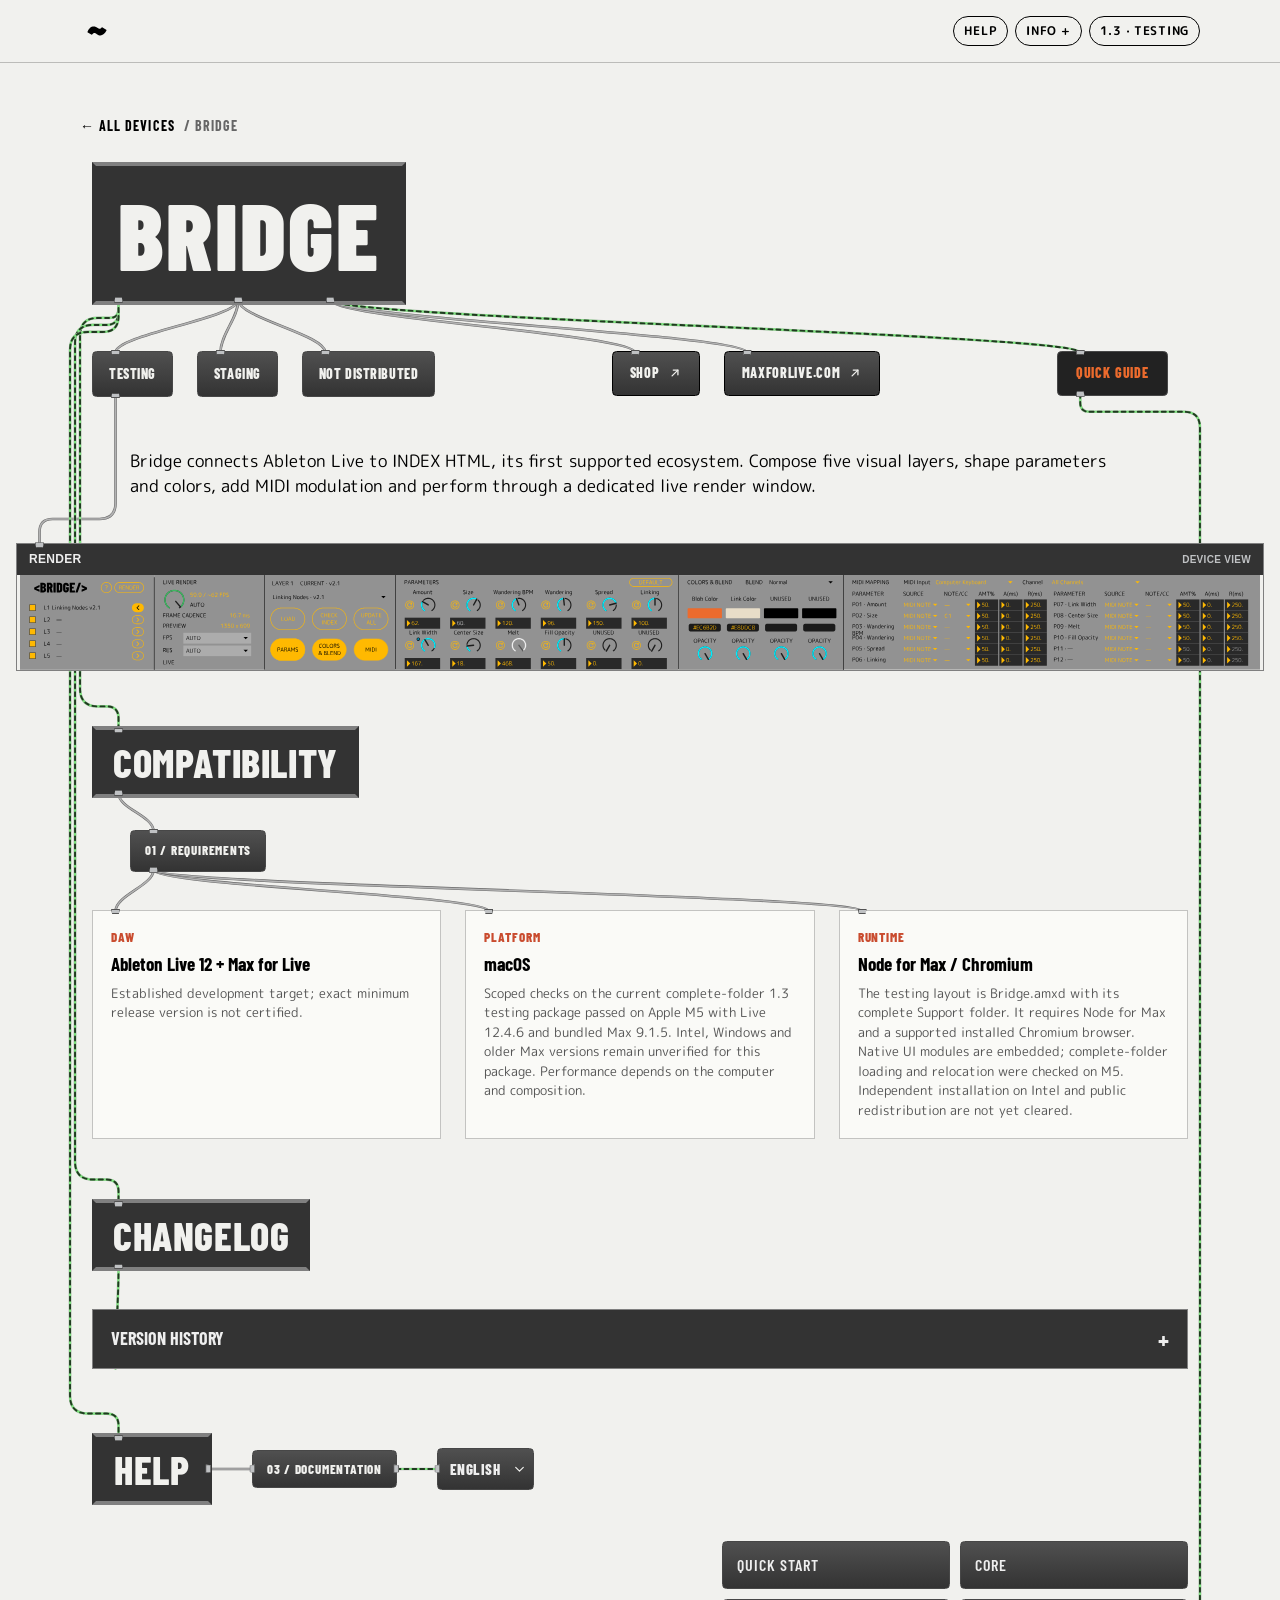
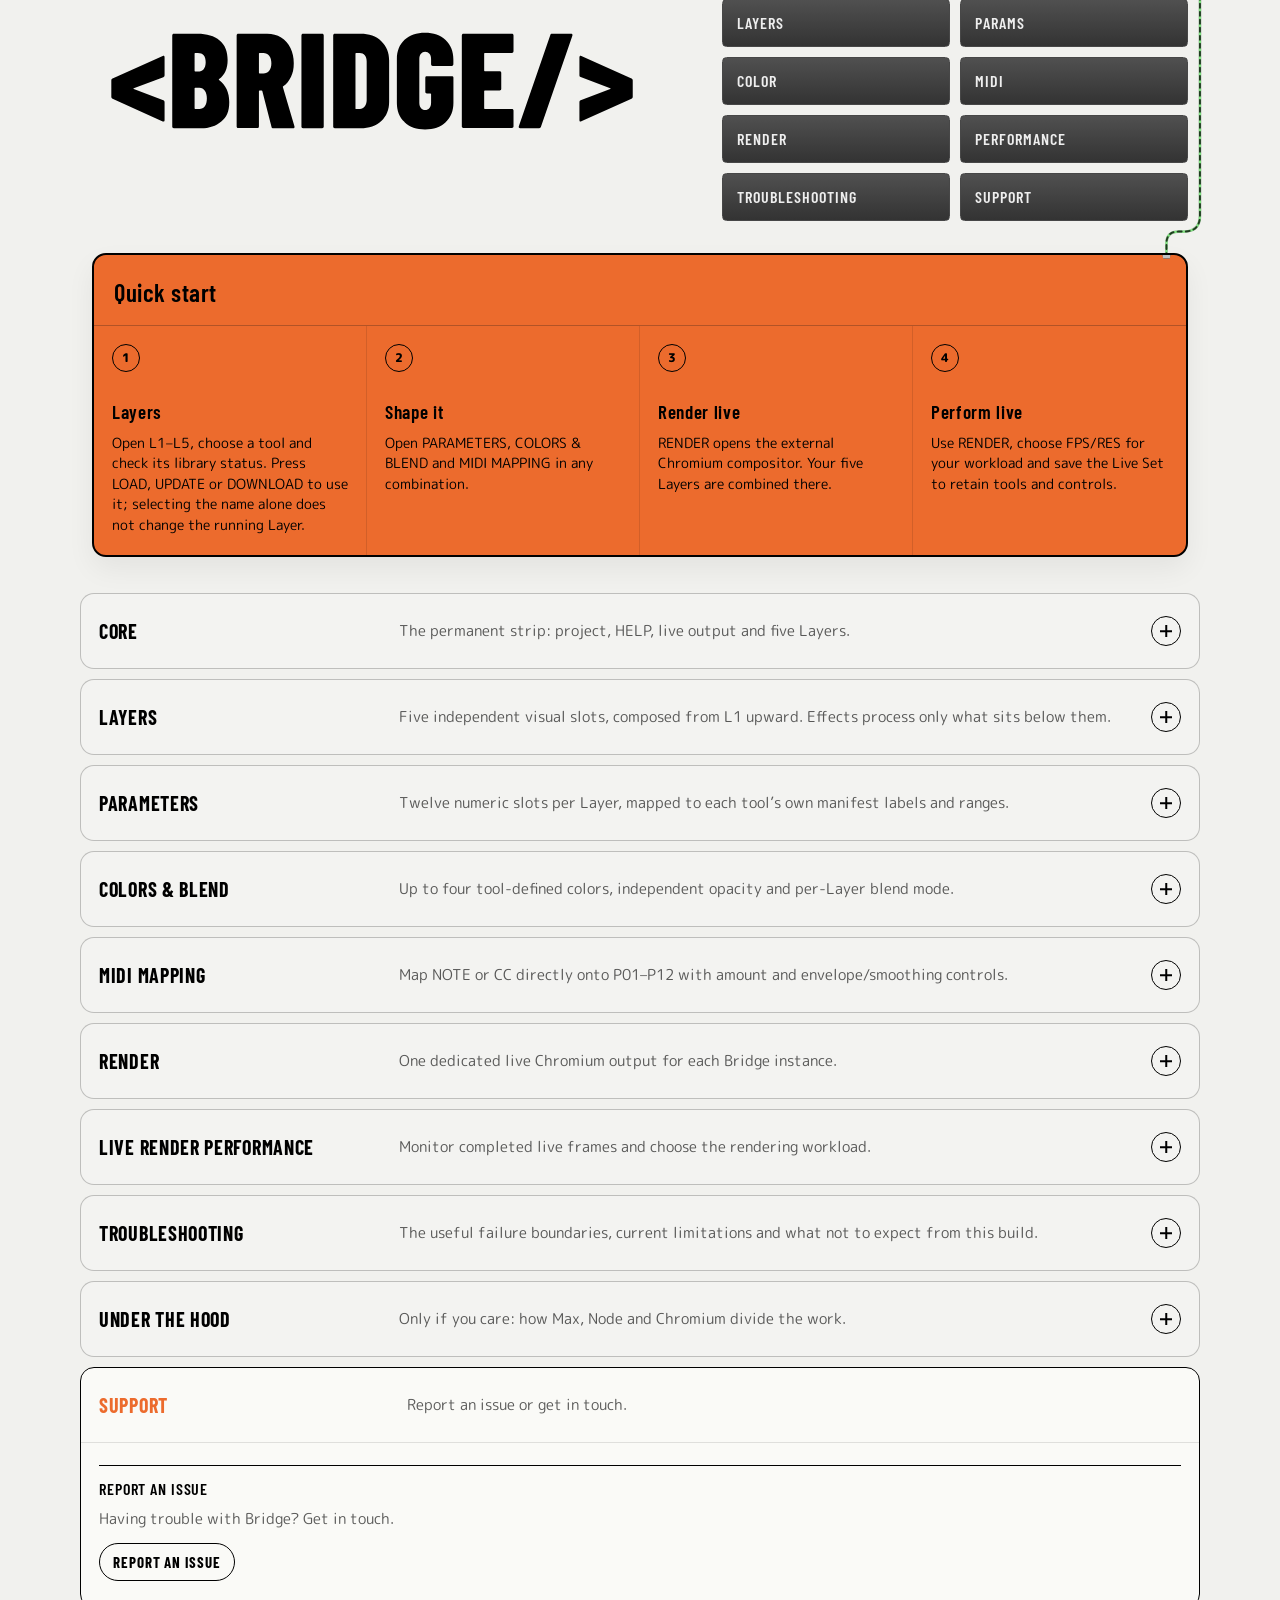
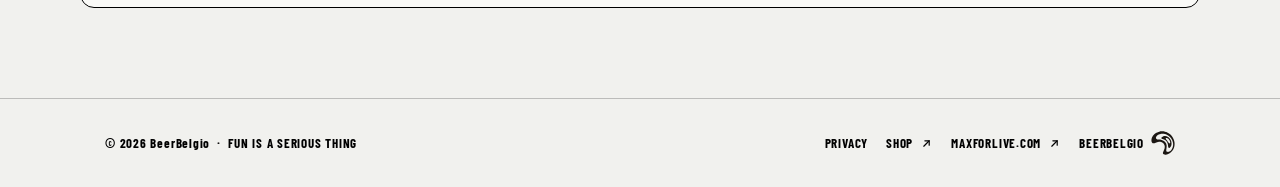
<file: index-html-bridge/index.html>
<!DOCTYPE html>
<html lang="en">
<head>
<meta charset="utf-8">
<meta content="width=device-width, initial-scale=1" name="viewport">
<title>Bridge — Guide and support | B4~M4L</title>
<link href="../assets/brand/favicon-tilde.svg" rel="icon" type="image/svg+xml">
<link href="../assets/fonts/barlow-condensed/font.css?v=bbd19125e2" rel="stylesheet">
<link href="../assets/fonts/m-plus-rounded-1c/font.css?v=44ba9e7308" rel="stylesheet">
<link href="../assets/css/site.css?v=1612207f91" rel="stylesheet">
<style>


    :root {
      --ink: #000000;
      --paper: #f1f1ee;
      --paper-2: #f4f4f0;
      --panel: #fafaf7;
      --accent: #ec6b2d;
      --accent-deep: #c94b2e;
      --green: #6a9e5d;
      --muted: rgba(0, 0, 0, 0.64);
      --hair: rgba(0, 0, 0, 0.11);
      --hair-strong: rgba(0, 0, 0, 0.22);
      --radius: 14px;
      --shadow: 0 12px 28px rgba(0, 0, 0, 0.06);
      --content: 1120px;
      --font-body: "M PLUS Rounded 1c", ui-rounded, system-ui, -apple-system, BlinkMacSystemFont, "Segoe UI", sans-serif;
      --font-display: "Barlow Condensed", "Arial Narrow", sans-serif;
      --mono: "SFMono-Regular", Consolas, "Liberation Mono", Menlo, monospace;
      --sticky-offset: 78px;
    }

    * { box-sizing: border-box; }
    html { scroll-behavior: smooth; }
    body {
      margin: 0;
      min-height: 100vh;
      background: var(--paper);
      color: var(--ink);
      font-family: var(--font-body);
      font-size: 15px;
      line-height: 1.52;
      -webkit-font-smoothing: antialiased;
      text-rendering: optimizeLegibility;
    }

    a { color: inherit; text-decoration-thickness: 1px; text-underline-offset: 3px; }
    button, summary { font: inherit; }
    .hero-brand,
    h1,
    .quick-header h2,
    .quick-step h3,
    .section-title,
    .card h3,
    .nav-link {
      font-family: var(--font-display);
    }

    .topbar {
      position: sticky;
      top: 0;
      z-index: 20;
      border-bottom: 1px solid var(--hair-strong);
      background: color-mix(in srgb, var(--paper) 92%, transparent);
      backdrop-filter: blur(14px);
      -webkit-backdrop-filter: blur(14px);
    }

    .topbar-inner {
      width: min(calc(100% - 20px), var(--content));
      margin: 0 auto;
      min-height: 62px;
      display: grid;
      grid-template-columns: auto minmax(0, 1fr) auto;
      align-items: center;
      gap: 12px;
      padding: 7px 0;
    }

    .brand {
      display: flex;
      align-items: center;
      min-width: 0;
      flex: 0 0 auto;
      color: inherit;
      text-decoration: none;
    }

    .mini-logo-wrap {
      position: relative;
      width: 34px;
      height: 34px;
      display: block;
      flex: 0 0 auto;
      transition: transform .15s ease;
    }
    .mini-logo {
      position: absolute;
      inset: 0;
      width: 34px;
      height: 34px;
      display: block;
      object-fit: contain;
      transition: opacity .15s ease;
    }
    .mini-logo.orange { opacity: 0; }
    .brand:hover .mini-logo.black,
    .brand:focus-visible .mini-logo.black { opacity: 0; }
    .brand:hover .mini-logo.orange,
    .brand:focus-visible .mini-logo.orange { opacity: 1; }
    .brand:active .mini-logo-wrap { transform: scale(.94); }

    .sticky-nav {
      display: none;
      min-width: 0;
      width: 100%;
      padding: 2px 0;
      gap: 6px;
    }
    body.nav-docked .sticky-nav {
      display: grid;
      grid-template-columns: repeat(7, minmax(0, 1fr)) minmax(110px, 1.7fr) repeat(3, minmax(0, 1fr));
    }

    .top-actions {
      display: flex;
      align-items: center;
      justify-content: flex-end;
      gap: 7px;
      flex-wrap: nowrap;
      justify-self: end;
      white-space: nowrap;
    }


    .chip, .mini-button, .nav-link {
      min-height: 30px;
      border: 1px solid var(--ink);
      border-radius: 999px;
      background: transparent;
      color: var(--ink);
      display: inline-flex;
      align-items: center;
      justify-content: center;
      gap: 7px;
      padding: 5px 10px;
      font-size: 12px;
      font-weight: 700;
      letter-spacing: 0.06em;
      text-transform: uppercase;
      text-decoration: none;
      white-space: nowrap;
    }


    .mini-button {
      cursor: pointer;
      transition: background .15s ease, color .15s ease, transform .15s ease;
    }
    .mini-button:hover { background: var(--ink); color: var(--paper); }
    .mini-button:active { transform: translateY(1px); }
    .mini-button.is-negative {
      background: var(--ink);
      color: var(--paper);
    }
    .mini-button.is-negative:hover {
      background: transparent;
      color: var(--ink);
    }
main {
      width: min(calc(100% - 28px), var(--content));
      margin: 0 auto;
      padding: 52px 0 90px;
    }

    .hero {
      display: grid;
      grid-template-columns: minmax(0, 1.12fr) minmax(340px, .88fr);
      gap: 38px;
      align-items: stretch;
      margin-bottom: 32px;
    }

    .eyebrow {
      margin: 0 0 10px;
      font-size: 12px;
      font-weight: 800;
      letter-spacing: 0.12em;
      text-transform: uppercase;
      color: var(--accent-deep);
    }

    h1 {
      margin: 0;
      font-family: var(--font-display);
      font-size: clamp(78px, 10.4vw, 136px);
      line-height: .9;
      letter-spacing: .025em;
      font-weight: 900;
      text-transform: uppercase;
      white-space: nowrap;
    }

    .hero-lede {
      max-width: 720px;
      margin: 0;
      font-size: clamp(17px, 1.9vw, 22px);
      line-height: 1.34;
      letter-spacing: -0.01em;
      font-weight: 400;
    }

    .hero-copy {
      min-height: 100%;
      display: flex;
      flex-direction: column;
      justify-content: space-between;
      align-items: flex-start;
    }

    .hero-brand {
      margin: 0;
      font-family: var(--font-display);
      font-size: clamp(18px, 2.2vw, 28px);
      line-height: 1;
      font-weight: 600;
      letter-spacing: .05em;
      text-transform: uppercase;
    }

    .hero-menu {
      align-self: stretch;
      display: grid;
      grid-template-columns: repeat(2, minmax(0, 1fr));
      grid-auto-rows: 1fr;
      gap: 10px;
      padding: 0;
    }

    .hero-menu .nav-link {
      min-height: 48px;
      justify-content: flex-start;
      border-radius: 12px;
      padding: 10px 14px;
      font-size: 16px;
      font-weight: 600;
    }

    .sticky-nav .nav-link {
      width: 100%;
      min-height: 32px;
      border-radius: 999px;
      padding: 5px 10px;
      font-size: 13px;
      font-weight: 600;
      letter-spacing: .045em;
    }

    .nav-link {
      border-color: var(--hair-strong);
      transition: border-color .15s ease, background .15s ease, color .15s ease;
    }
    .nav-link:hover { border-color: var(--ink); background: rgba(255,255,255,.18); }
    .nav-link.active { border-color: var(--accent); background: var(--accent); color: var(--ink); }



    .quick-start {
      scroll-margin-top: var(--sticky-offset);
      border: 2px solid var(--ink);
      border-radius: var(--radius);
      background: var(--accent);
      color: var(--ink);
      box-shadow: var(--shadow);
      overflow: hidden;
      margin-bottom: 18px;
    }

    .quick-header {
      display: flex;
      align-items: baseline;
      justify-content: space-between;
      gap: 18px;
      padding: 18px 20px 14px;
      border-bottom: 1px solid rgba(28, 23, 19, .28);
    }
    .quick-header h2 {
      margin: 0;
      font-size: 25px;
      font-weight: 600;
      letter-spacing: .02em;
    }
    .quick-header p {
      margin: 0;
      font-size: 14px;
      font-weight: 600;
      opacity: .72;
    }

    .quick-grid {
      display: grid;
      grid-template-columns: repeat(6, minmax(0, 1fr));
    }

    .quick-step {
      min-height: 238px;
      padding: 18px 18px 20px;
      display: flex;
      flex-direction: column;
      align-items: stretch;
      gap: 16px;
      border-right: 1px solid rgba(28, 23, 19, .28);
      border-bottom: 1px solid rgba(28, 23, 19, .28);
      grid-column: span 2;
    }
    .quick-step:nth-child(3) { border-right: 0; }
    .quick-step:nth-child(4),
    .quick-step:nth-child(5) {
      grid-column: span 3;
      border-bottom: 0;
    }
    .quick-step:nth-child(5) { border-right: 0; }
    .quick-step.no-media { min-height: 168px; }
    .quick-copy { min-width: 0; }
    .quick-media {
      margin: auto 0 0;
      border: 1px solid rgba(28, 23, 19, .38);
      border-radius: 10px;
      overflow: hidden;
      background: rgba(255,255,255,.26);
      min-height: 118px;
      display: grid;
      place-items: center;
    }
    .quick-media img {
      display: block;
      width: 100%;
      height: auto;
      max-height: 210px;
      object-fit: contain;
    }
    .step-no {
      display: block;
      width: 28px;
      height: 28px;
      border: 1.5px solid var(--ink);
      border-radius: 50%;
      line-height: 25px;
      text-align: center;
      font-weight: 800;
      font-size: 12px;
      margin-bottom: 26px;
    }
    .quick-step h3 {
      margin: 0 0 6px;
      font-size: 19px;
      font-weight: 600;
      letter-spacing: .035em;
    }
    .quick-step p {
      margin: 0;
      font-size: 14px;
      line-height: 1.46;
    }

    .manual {
      display: grid;
      gap: 10px;
    }

    details.manual-section,
    section.manual-section.support-section {
      border: 1px solid var(--hair-strong);
      border-radius: var(--radius);
      background: rgba(255,255,255,.18);
      overflow: hidden;
      scroll-margin-top: var(--sticky-offset);
      transition: background .15s ease, border-color .15s ease;
    }
    details.manual-section[open] {
      background: var(--panel);
      border-color: var(--ink);
    }
    details.manual-section[open] .section-title { color: var(--accent); }

    details.manual-section > summary,
    .support-section > .support-heading {
      list-style: none;
      cursor: pointer;
      display: grid;
      grid-template-columns: minmax(150px, .55fr) minmax(0, 1.45fr) auto;
      gap: 24px;
      align-items: center;
      min-height: 74px;
      padding: 14px 18px;
      user-select: none;
    }
    details.manual-section > summary::-webkit-details-marker { display: none; }
    .support-section {
      background: var(--panel) !important;
      border-color: var(--ink) !important;
    }
    .support-section .section-title { color: var(--accent); }
    .support-section > .support-heading { cursor: default; }

    /* Only the Support email control: 125% size and high-contrast interaction. */
    #support-email {
      min-height: 38px;
      padding: 7px 13px;
      font-size: 15px;
      background: transparent;
      border: 1px solid var(--ink);
      color: var(--ink);
      touch-action: manipulation;
    }
    #support-email:hover,
    #support-email:active,
    #support-email:focus-visible {
      background: var(--accent);
      color: var(--ink);
    }
    #support-email:focus-visible {
      outline: 2px solid var(--ink);
      outline-offset: 3px;
    }

    .section-title {
      font-size: 20px;
      font-weight: 700;
      letter-spacing: .035em;
      text-transform: uppercase;
    }
    .section-summary {
      color: var(--muted);
      font-size: 15px;
    }
    .section-toggle {
      width: 30px;
      height: 30px;
      border-radius: 50%;
      border: 1px solid var(--ink);
      display: grid;
      place-items: center;
      font-size: 18px;
      line-height: 1;
      transition: transform .18s ease, background .18s ease, color .18s ease;
    }
    details[open] .section-toggle {
      transform: rotate(45deg);
      background: var(--ink);
      color: var(--paper);
    }

    .section-body {
      border-top: 1px solid var(--hair);
      padding: 22px 18px 24px;
    }

    .section-grid {
      display: grid;
      grid-template-columns: repeat(2, minmax(0, 1fr));
      gap: 12px;
    }
    .section-grid.three { grid-template-columns: repeat(3, minmax(0, 1fr)); }

    .card {
      border-top: 1px solid var(--ink);
      padding: 11px 0 2px;
    }
    .card h3 {
      margin: 0 0 7px;
      font-size: 16px;
      font-weight: 600;
      text-transform: uppercase;
      letter-spacing: .055em;
    }
    .card p, .card li {
      font-size: 15px;
      color: var(--muted);
    }
    .card p { margin: 0; }
    .card ul, .card ol { margin: 8px 0 0; padding-left: 18px; }
    .card li + li { margin-top: 5px; }

    .control-table {
      display: grid;
      grid-template-columns: minmax(120px, .58fr) minmax(0, 1.42fr);
      border-top: 1px solid var(--ink);
      margin-top: 4px;
    }
    .control-table > div {
      padding: 9px 0;
      border-bottom: 1px solid var(--hair);
      font-size: 15px;
    }
    .control-table .label {
      padding-right: 16px;
      font-weight: 750;
      letter-spacing: .02em;
    }
    .control-table .value { color: var(--muted); }

    .pill-list {
      display: flex;
      flex-wrap: wrap;
      gap: 7px;
      margin-top: 9px;
    }
    .pill {
      border: 1px solid var(--hair-strong);
      border-radius: 999px;
      padding: 4px 8px;
      font-size: 12.5px;
      font-weight: 700;
      letter-spacing: .025em;
    }

    .callout {
      border: 1px solid var(--ink);
      border-left-width: 7px;
      border-radius: 10px;
      padding: 13px 14px;
      margin-top: 14px;
      background: rgba(255,255,255,.18);
    }
    .callout.warning { border-left-color: var(--accent-deep); }
    .callout.ok { border-left-color: var(--green); }
    .callout strong {
      display: block;
      margin-bottom: 4px;
      font-size: 12px;
      text-transform: uppercase;
      letter-spacing: .07em;
    }
    .callout p { margin: 0; font-size: 15px; color: var(--muted); }

    .status-line {
      display: flex;
      gap: 8px;
      align-items: center;
      flex-wrap: wrap;
      margin-top: 10px;
    }
    .state-dot {
      width: 8px;
      height: 8px;
      border-radius: 50%;
      background: var(--hair-strong);
    }
    .state-dot.ok { background: var(--green); }
    .state-dot.progress { background: var(--accent); }
    .state-dot.planned { background: var(--accent-deep); }
    .status-copy { font-size: 13.5px; color: var(--muted); }

    code {
      font-family: var(--mono);
      font-size: .92em;
      background: rgba(28,23,19,.07);
      border-radius: 5px;
      padding: 1px 4px;
    }

    .help-media {
      margin-top: 16px;
      border: 1px solid var(--hair-strong);
      border-radius: 12px;
      overflow: hidden;
      background: var(--panel);
    }
    .help-media img {
      display: block;
      width: 100%;
      height: auto;
    }
    .help-media figcaption {
      padding: 9px 11px;
      border-top: 1px solid var(--hair);
      color: var(--muted);
      font-size: 13px;
    }

    .footer {
      display: grid;
      grid-template-columns: minmax(0, 1fr) auto minmax(0, 1fr);
      align-items: center;
      gap: 16px;
      margin-top: 48px;
      padding-top: 16px;
      border-top: 2px solid var(--ink);
      font-size: 12px;
      color: var(--muted);
      white-space: nowrap;
    }
    .footer-left { justify-self: start; min-width: 0; }
    .footer-center { justify-self: center; color: var(--ink); font-weight: 700; }
    .footer-right { justify-self: end; }
    .footer a { color: inherit; text-decoration: none; }
    .footer a:hover, .footer a:focus-visible { color: var(--accent-deep); }
    .footer-wordmark {
      display: block;
      width: 96px;
      height: auto;
    }

    .manifest-error {
      display: none;
      margin: 18px 0;
      border: 2px solid var(--accent-deep);
      border-radius: var(--radius);
      padding: 16px;
      background: rgba(201,75,46,.07);
      font-size: 14px;
    }
    .manifest-error.visible { display: block; }

    @media (max-width: 860px) {
      .hero { grid-template-columns: 1fr; align-items: start; }
      .hero-menu { min-height: 260px; }
      body.nav-docked .topbar-inner { grid-template-columns: auto minmax(0,1fr) auto; }
      body.nav-docked .sticky-nav {
        grid-column: 1 / -1;
        grid-row: 2;
        grid-template-columns: repeat(auto-fit, minmax(110px, 1fr));
      }
      body.nav-docked .sticky-nav .nav-link {
        min-height: 34px;
        padding: 6px 10px;
        font-size: 15px;
        letter-spacing: .045em;
      }
      .quick-grid { grid-template-columns: repeat(2, minmax(0, 1fr)); }
      .quick-step,
      .quick-step:nth-child(4),
      .quick-step:nth-child(5) {
        grid-column: auto;
        border-right: 1px solid rgba(28, 23, 19, .28);
        border-bottom: 1px solid rgba(28, 23, 19, .28);
      }
      .quick-step:nth-child(2n) { border-right: 0; }
      .quick-step:last-child { grid-column: 1 / -1; border-right: 0; border-bottom: 0; }
      .quick-media { min-height: 110px; }
      details.manual-section > summary, .support-section > .support-heading { grid-template-columns: minmax(130px,.6fr) 1fr auto; gap: 16px; }
      .section-grid.three { grid-template-columns: 1fr 1fr; }
    }

    @media (max-width: 620px) {
      :root { --sticky-offset: 128px; }
      .topbar-inner { padding: 7px 0; gap: 7px; }
      .top-actions { justify-self: end; gap: 5px; }
      .chip, .mini-button { min-height: 28px; padding: 4px 8px; font-size: 10.5px; }
      #support-email { min-height: 35px; padding: 5px 10px; font-size: 13.125px; }
      .mini-logo { width: 32px; height: 32px; }
      body.nav-docked .sticky-nav {
        grid-column: 1 / -1;
        grid-row: 2;
        display: grid;
        grid-template-columns: repeat(auto-fit, minmax(110px, 1fr));
        gap: 5px;
        width: 100%;
      }
      .sticky-nav .nav-link {
        min-height: 34px;
        padding: 6px 6px;
        font-size: 15px;
        letter-spacing: .025em;
        overflow: hidden;
        text-overflow: ellipsis;
      }
      .hero-menu { grid-template-columns: 1fr 1fr; min-height: 300px; }
      .hero-menu .nav-link { font-size: 15px; min-height: 50px; }
      main { padding-top: 34px; }
      h1 { font-size: clamp(66px, 20vw, 96px); line-height: .92; letter-spacing: .02em; }
      .quick-grid { grid-template-columns: 1fr; }
      .quick-step,
      .quick-step:nth-child(4),
      .quick-step:nth-child(5),
      .quick-step:nth-child(2n) {
        grid-column: auto;
        border-right: 0;
        border-bottom: 1px solid rgba(28, 23, 19, .28);
        padding: 18px;
      }
      .quick-step:last-child { border-bottom: 0; }
      details.manual-section > summary, .support-section > .support-heading { grid-template-columns: 1fr auto; gap: 10px; }
      .section-summary { grid-column: 1 / -1; grid-row: 2; }
      .section-grid, .section-grid.three { grid-template-columns: 1fr; }
      .control-table { grid-template-columns: 1fr; }
      .control-table .label { padding-bottom: 1px; border-bottom: 0; }
      .control-table .value { padding-top: 1px; }
      .footer {
        grid-template-columns: minmax(0, 1fr) auto minmax(0, 1fr);
        gap: 6px;
        font-size: clamp(8.5px, 2.45vw, 10.5px);
      }
      .footer-wordmark { width: clamp(62px, 18vw, 82px); }
    }

    @media (prefers-reduced-motion: reduce) {
      *, *::before, *::after { scroll-behavior: auto !important; transition: none !important; }
    }
  

    .mini-logo.single { position: static; width: 20px; height: 20px; }
    .sticky-nav { display:flex; align-items:center; gap:6px; flex-wrap:wrap; min-width:0; width:100%; padding:2px 0; }
    .sticky-nav .section-link { display:none; }
    .sticky-nav .nav-help-link { display:inline-flex; }
    body.nav-docked .sticky-nav .nav-help-link { display:none; }
    body.nav-docked .sticky-nav .section-link { display:inline-flex; }
    body.nav-docked .sticky-nav { display:flex; }
    .topbar-inner { grid-template-columns:auto minmax(0,1fr) auto; }
    .top-actions { gap:7px; }
    .device-actions a .link-arrow, .site-home-footer .link-arrow, .topbar .link-arrow { width:14px; height:14px; }
    .hero-device-wordmark { display:block; width:min(100%,540px); height:auto; }
    .hero-copy { justify-content:center; }
    .support-button { min-height:38px; padding:11px 20px; font:700 14px/1 var(--font-display); letter-spacing:.06em; text-transform:uppercase; border:1px solid var(--ink); border-radius:999px; background:transparent; color:var(--ink); display:inline-flex; align-items:center; justify-content:center; text-decoration:none; transition:background .15s ease,color .15s ease,transform .15s ease; }
    .support-button:hover, .support-button:focus-visible { background:var(--accent); color:var(--ink); }
    .support-button:active { transform:translateY(1px); }
    .site-device-footer { margin-top:32px; border-top:1px solid #888; padding:23px 0 45px; }
    .site-device-footer .site-shell { width:min(calc(100% - 28px), var(--content)); margin:0 auto; display:flex; justify-content:space-between; gap:20px; align-items:center; flex-wrap:wrap; }
    .link-arrow { display:inline-flex; width:14px; height:14px; flex:0 0 auto; }
    .link-arrow svg { width:100%; height:100%; display:block; stroke:currentColor; }
    .device-card:hover .link-arrow, .device-card:focus-visible .link-arrow { color: var(--accent); }

    .site-device-footer nav { display:flex; gap:20px; flex-wrap:wrap; }
    .site-device-footer a { color:inherit; text-decoration:none; font:700 14px var(--font-display); }
    .site-footer-brand { display:flex; align-items:center; gap:18px; flex-wrap:wrap; }
    .site-footer-beerbelgio { display:inline-flex; align-items:center; gap:10px; text-decoration:none; font:700 14px var(--font-display); }
    .site-footer-beerbelgio img { width:24px; height:24px; display:block; }
    .site-footer-meta { font:700 13px var(--font-display); letter-spacing:.06em; }
    .site-home-footer a:hover, .site-home-footer a:focus-visible, .device-actions a:hover, .device-actions a:focus-visible { color: var(--accent-deep); }
    .device-actions a, .site-home-footer a { display:inline-flex; align-items:center; gap:8px; }
    .device-cover-copy h2 { margin-bottom:24px; }
    .section-title { font-family: var(--font-display); }
    .chip { flex:0 0 auto; }
    @media(max-width:900px){ .sticky-nav .nav-link{white-space:normal; min-width:0;} }
    @media(max-width:700px){ .topbar-inner { grid-template-columns:auto minmax(0,1fr) auto; } .sticky-nav { justify-content:flex-start; } }
    @media(max-width:620px){ .hero-menu { grid-template-columns:repeat(2,minmax(0,1fr)); } .hero-menu .nav-link{white-space:normal; overflow-wrap:anywhere;} .site-device-footer .site-shell, .site-footer-brand { align-items:flex-start; } .site-footer-brand{gap:10px; flex-direction:column;} }

  
    /* v0.3: consistent device overview, landscape device screenshot area. */
    .device-cover {display:flex;flex-direction:column;gap:26px;min-height:0;margin-bottom:58px;}
    .device-cover-copy {display:flex;flex-direction:column;align-items:flex-start;min-width:0;max-width:100%;}
    .device-cover-copy > p {max-width:90ch;}
    .device-cover-art {width:100%;aspect-ratio:2.6/1;min-height:235px;max-height:470px;padding:35px;}
    .device-cover-art img {max-height:300px;width:100%;max-width:850px;object-fit:contain;}
    .device-cover-copy h2 {font-size:clamp(57px,8.2vw,110px);line-height:.83;}
    .topbar-inner {display:grid;grid-template-columns:auto minmax(0,1fr) auto;align-items:center;gap:12px;min-height:62px;}
    .top-actions {grid-column:3;grid-row:1;display:flex;align-items:center;justify-self:end;gap:7px;flex-wrap:nowrap;white-space:nowrap;}
    .nav-help-button {display:inline-flex;min-width:0;flex:0 0 auto;}
    .sticky-nav,.sticky-nav .section-link {display:none;}
    body.nav-docked .nav-help-button {display:none;}
    body.nav-docked .sticky-nav {display:grid;grid-column:2;grid-row:1;grid-template-columns:repeat(12,minmax(0,1fr));align-items:stretch;gap:5px;width:100%;min-width:0;}
    body.nav-docked .sticky-nav .section-link {display:flex;width:100%;min-width:0;min-height:32px;padding:5px 4px;white-space:normal;overflow-wrap:anywhere;text-overflow:clip;text-align:center;font-size:clamp(10px,.9vw,13px);line-height:1.1;}
    .hero-copy {justify-content:center;}
    .hero-device-wordmark {max-width:560px;width:min(100%,560px);max-height:200px;object-fit:contain;object-position:left center;}
    .site-home-footer .site-shell {width:min(calc(100% - 28px),var(--content));}
    @media (max-width:1020px) {
      body.nav-docked .topbar-inner {grid-template-columns:auto minmax(0,1fr) auto;}
      body.nav-docked .sticky-nav {grid-column:1/-1;grid-row:2;grid-template-columns:repeat(auto-fit,minmax(82px,1fr));}
      body.nav-docked .sticky-nav .section-link {min-height:33px;font-size:12px;padding:6px 7px;}
    }
    @media (max-width:620px) {
      .device-cover-art {aspect-ratio:2/1;min-height:180px;padding:22px;}
      .device-cover-copy h2 {font-size:clamp(46px,12vw,73px);}
      .topbar-inner {gap:7px;}
      body.nav-docked .sticky-nav {grid-template-columns:repeat(auto-fit,minmax(82px,1fr));gap:5px;}
      body.nav-docked .sticky-nav .section-link {min-height:34px;line-height:1.15;font-size:13px;padding:6px 5px;}
      .hero-device-wordmark{max-height:145px;}
    }

  
    /* V0.4: centre the tilde optically within its 34px header slot. */
    .topbar .brand { display:inline-flex; align-items:center; justify-content:center; min-height:34px; }
    .topbar .mini-logo-wrap { display:grid; place-items:center; width:34px; height:34px; }
    .topbar .mini-logo.single { display:block; position:static; width:20px; height:20px; margin:0; }

  
/* B4~M4L v0.6: documentation locale control and rectangular action system. */
.art-bridge{aspect-ratio:auto;height:clamp(130px,14vw,190px);min-height:0;}
.device-release-row .preview-state,.device-release-row .device-actions a{border-radius:0;min-height:41px;display:inline-flex;align-items:center;justify-content:center;padding:10px 14px;margin:0;line-height:1.2;font-family:var(--font-display);font-size:14px;}
.device-release-row{gap:8px;margin-bottom:23px;}
.device-release-row .device-actions{gap:8px;}
.device-cover-art{width:100%;aspect-ratio:2.6;min-height:0;padding:24px;border-color:rgba(0,0,0,.28);}
.device-cover-art img{max-height:100%;width:100%;height:100%;object-fit:contain;}
.help-entry{display:flex;flex-wrap:wrap;gap:14px;}
.help-entry-left{display:inline-flex;flex-wrap:wrap;align-items:center;gap:12px;min-width:0;}
.help-locale-arrow{width:18px;height:18px;display:inline-flex;align-items:center;justify-content:center;color:var(--accent-deep);}
.help-locale-arrow svg{width:100%;height:100%;}
.help-language-control{position:relative;display:inline-flex;align-items:center;line-height:1;}
.help-language-control select{font:800 15px/1.1 var(--font-display);letter-spacing:.05em;text-transform:uppercase;color:var(--ink);background:transparent;border:0;border-radius:0;appearance:none;-webkit-appearance:none;cursor:pointer;padding:4px 20px 4px 0;width:auto;min-width:4.6em;field-sizing:content;}
.help-language-control select:focus-visible{outline:2px solid var(--accent);outline-offset:3px;}
.help-language-control .select-chevron{position:absolute;right:2px;top:50%;transform:translateY(-55%);pointer-events:none;font:800 18px/1 var(--font-display);}
.help-entry-right{margin-left:auto;}
.help-figure{display:block;width:100%;margin:0 0 22px;padding:16px;border:1px solid var(--hair-strong);background:var(--panel);}
.help-figure img{display:block;width:100%;max-height:600px;object-fit:contain;}
.b4-translation-dialog{max-width:min(490px,calc(100vw - 28px));padding:0;border:1px solid #000;border-radius:0;background:var(--paper);color:var(--ink);box-shadow:0 18px 60px rgba(0,0,0,.22);}
.b4-translation-dialog::backdrop{background:rgba(0,0,0,.48);}
.translation-dialog-inner{padding:25px;}
.translation-dialog-inner h2{font:800 30px/1 var(--font-display);margin:0 0 18px;}
.translation-dialog-inner p{font:400 14px/1.55 var(--font-body);margin:0 0 12px;}
.translation-dialog-actions{display:flex;align-items:center;justify-content:flex-end;gap:10px;flex-wrap:wrap;margin-top:22px;}
.translation-dialog-actions a,.translation-dialog-actions button{padding:9px 13px;border:1px solid #000;background:transparent;color:var(--ink);text-decoration:none;cursor:pointer;font:800 14px var(--font-display);}
.translation-dialog-actions a:hover,.translation-dialog-actions button:hover,.translation-dialog-actions a:focus-visible,.translation-dialog-actions button:focus-visible{background:var(--accent);color:#000;}
@media(max-width:600px){.help-entry{gap:9px}.help-entry-left{gap:8px}.help-language-control select{font-size:13px}.help-figure{padding:8px}.device-release-row .preview-state,.device-release-row .device-actions a{font-size:12px;min-height:36px}}


/* V0.7: locale dropdown consistent with paper-style documentation heading. */
.help-language-control{display:inline-flex;align-items:center;position:relative;max-width:100%;}
.help-language-control select{appearance:none;-webkit-appearance:none;field-sizing:content;width:auto!important;max-width:100%;border:none!important;border-radius:0!important;background:transparent;padding:3px 21px 3px 0!important;margin:0;font:800 15px/1.2 var(--font-display);letter-spacing:.02em;cursor:pointer;}
.help-language-control .select-chevron{display:flex;position:absolute;right:0;top:50%;transform:translateY(-50%);width:14px;height:14px;pointer-events:none;font-size:0;}
.help-language-control .locale-chevron{display:block;width:14px;height:14px;}
.help-language-control select:focus-visible{outline:2px solid var(--accent)!important;outline-offset:3px;}

/* Integrated vector illustrations: copy left, consistent-height visual right. */
.manual-section:not(.support-section) .help-visual-layout{display:grid;grid-template-columns:minmax(0,1fr) minmax(210px,38%);align-items:start;gap:clamp(16px,2.4vw,30px);margin:0 0 20px;}
.manual-section .help-copy-column{min-width:0;}
.manual-section .help-visual{display:flex;align-items:flex-start;justify-content:flex-end;margin:0;padding:0;border:0;background:none;min-width:0;max-width:100%;}
.manual-section .help-visual img{display:block;width:100%;height:210px;max-height:210px;object-fit:contain;object-position:center top;}
.manual-section .help-visual-layout .section-grid{display:grid;grid-template-columns:1fr;gap:10px;margin:0;}
.manual-section .help-visual-layout .section-grid .card{padding:12px 14px;}
.manual-section .help-core-layout .control-table{width:100%;border-top:none;margin-top:0;}
.manual-section .help-core-layout{align-items:start;}
#library .library-status-intro{margin:0 0 12px;font-size:13px;}
#library .pill-list{display:flex;flex-direction:column;align-items:stretch;gap:9px;}
#library .library-status-definition{display:grid;grid-template-columns:83px minmax(0,1fr);align-items:baseline;gap:8px;}
#library .library-status-definition p{margin:0;font-size:12px;line-height:1.4;}
#library .library-status-definition .pill{justify-self:start;}
/* Panoramic complete interface gets full width of viewport with no decorative frame. */
.device-cover-art.art-bridge{border:0!important;background:transparent!important;min-height:0!important;padding:0!important;margin-left:calc((min(100vw, 1440px) - 100%) / -2);margin-right:calc((min(100vw, 1440px) - 100%) / -2);overflow:visible!important;}
.device-cover-art.art-bridge img{display:block;width:100%;max-width:100%!important;max-height:none!important;height:auto!important;object-fit:contain;}
@media(max-width:800px){.manual-section:not(.support-section) .help-visual-layout{grid-template-columns:minmax(0,1fr) 38%;gap:14px}.manual-section .help-visual img{height:170px;max-height:170px;}}
@media(max-width:620px){.manual-section:not(.support-section) .help-visual-layout{grid-template-columns:1fr}.manual-section .help-visual{justify-content:center;order:2}.manual-section .help-visual img{height:190px;max-height:190px}.device-cover-art.art-bridge{margin-left:0;margin-right:0;}#library .library-status-definition{grid-template-columns:83px minmax(0,1fr);}}


/* v0.7: no chopped words in sticky navigation; use rows at narrow widths. */
body.nav-docked .sticky-nav{display:flex!important;flex-wrap:wrap;align-items:center;justify-content:flex-start;gap:5px;grid-template-columns:none!important;}
body.nav-docked .sticky-nav .nav-link{flex:0 0 auto!important;width:auto!important;min-width:0!important;white-space:nowrap!important;overflow-wrap:normal!important;word-break:normal!important;font-size:12px!important;line-height:1.05!important;padding:6px 9px!important;min-height:30px!important;}
@media(max-width:700px){body.nav-docked .sticky-nav{gap:4px}body.nav-docked .sticky-nav .nav-link{font-size:11px!important;padding:5px 7px!important;}}

.device-cover-art.art-bridge{display:block!important;position:relative;left:50%;transform:translateX(-50%);width:min(100vw,1440px)!important;max-width:none!important;height:auto!important;aspect-ratio:auto!important;max-height:none!important;min-height:0!important;margin:0!important;padding:0!important;overflow:hidden!important;}
.device-cover-art.art-bridge img{display:block;width:100%!important;height:auto!important;max-width:none!important;max-height:none!important;object-fit:contain!important;}



/* v0.8 — consistent native SVG documentation: no framing and vertically centered. */
.manual-section .help-figure{
  padding:0!important;border:0!important;border-radius:0!important;background:transparent!important;
  box-shadow:none!important;margin:0 0 22px!important;
}
.manual-section .help-figure img{display:block;width:100%;height:auto;max-height:600px;object-fit:contain;}
.manual-section:not(.support-section) .help-visual-layout{
  align-items:center;gap:clamp(18px,2.4vw,30px);
}
.manual-section .help-visual{
  align-items:center;justify-content:center;align-self:center;
  border:0;background:transparent;padding:0;min-width:0;
}
.manual-section .help-visual img{
  width:100%;height:210px;max-height:210px;object-fit:contain;object-position:center center;
}
.manual-section .help-copy-column{align-self:stretch;display:flex;flex-direction:column;justify-content:center;}
.manual-section .help-core-layout .control-table{margin:0;width:100%;border:0;}
.manual-section .help-core-layout .control-table .label{font-size:13px;}
.manual-section .help-core-layout .control-table .value{font-size:13px;line-height:1.4;}
.manual-section .help-visual-export .control-table{margin-top:0;}
.manual-section .help-visual-export .control-table .label{font-size:13px;}
.manual-section .help-visual-export .control-table .value{font-size:13px;line-height:1.4;}
@media(max-width:800px){
  .manual-section .help-visual img{height:180px;max-height:180px;}
}
@media(max-width:620px){
  .manual-section:not(.support-section) .help-visual-layout{grid-template-columns:1fr;}
  .manual-section .help-copy-column{order:1;}
  .manual-section .help-visual{order:2;width:100%;justify-content:center;}
  .manual-section .help-visual img{height:auto;max-height:190px;max-width:100%;}
  .manual-section .help-core-layout .control-table,.manual-section .help-visual-export .control-table{grid-template-columns:1fr;}
}

/* Keep the CORE table label typographic; only its destination is interactive. */
#core-controls .label a.inline-anchor{color:inherit;text-decoration:none;background:none;border:0;padding:0;font:inherit;letter-spacing:inherit;}
#core-controls .label a.inline-anchor:hover,#core-controls .label a.inline-anchor:focus-visible{color:var(--accent);text-decoration:underline;}
</style>
<link href="../assets/css/i18n.css?v=8f5609008d" rel="stylesheet"><style>
/* V0.5 horizontal overview title: outranks the legacy inline device page rules. */
.device-cover-copy h2.device-one-line {font-size:clamp(22px,5.8vw,92px)!important;line-height:1!important;letter-spacing:-.006em!important;white-space:nowrap!important;}
@media(max-width:400px) { .device-cover-copy h2.device-one-line {font-size:clamp(19px,5vw,27px)!important;} }
</style><link rel="stylesheet" href="../assets/css/max-components.css?v=46a16dac37">
<link rel="stylesheet" href="../assets/css/max-style.css?v=a3e073edf5"><script defer src="../assets/js/max-cords.js?v=ae103d219a"></script><script defer src="../assets/js/max-home.js?v=fde472b5ad"></script><meta name="description" content="Guide to Bridge: connect Ableton Live to INDEX HTML with five-layer browser-native visuals. Learn tools, parameters, MIDI and live rendering."><link rel="canonical" href="https://beerbelgio.github.io/b4-m4l/index-html-bridge/"><meta property="og:type" content="website"><meta property="og:site_name" content="B4~M4L"><meta property="og:title" content="Bridge — Guide and support | B4~M4L"><meta property="og:description" content="Guide to Bridge: connect Ableton Live to INDEX HTML with five-layer browser-native visuals. Learn tools, parameters, MIDI and live rendering."><meta property="og:url" content="https://beerbelgio.github.io/b4-m4l/index-html-bridge/"><meta name="twitter:card" content="summary"></head>
<body>
<header class="topbar">
<div class="topbar-inner">
<a aria-label="B4M4L home" class="brand" href="../index.html">
<span aria-hidden="true" class="mini-logo-wrap">
<img alt="" class="mini-logo single" src="../assets/brand/favicon-tilde.svg">
</span>
</a>
<nav aria-label="Documentation navigation" class="sticky-nav">
<a class="nav-link section-link max-message" href="#quick-start">Quick</a>
<a class="nav-link section-link max-message" href="#core">Core</a><a class="nav-link section-link max-message" href="#layers">Layers</a>
<a class="nav-link section-link max-message" href="#params">Params</a>
<a class="nav-link section-link max-message" href="#color">Color</a>
<a class="nav-link section-link max-message" href="#midi">MIDI</a>
<a class="nav-link section-link max-message" href="#render">Render</a>
<a aria-label="Live Render Performance" class="nav-link section-link max-message" href="#performance">PERFORMANCE</a>


<a class="nav-link section-link max-message" href="#troubleshooting">Trouble</a>
<a class="nav-link section-link max-message" href="#support">Support</a>
</nav>
<div class="top-actions">
<a class="mini-button nav-help-button" href="#help">HELP</a>
<button aria-pressed="false" class="mini-button" id="info-toggle" type="button">INFO +</button>
<span class="chip" id="build-chip">1.3 · TESTING</span>
</div>
</div>
</header>
<main>
<!-- Public documentation starts at #help, NOT at the product overview. -->
<div class="site-breadcrumb"><a href="../index.html">← ALL DEVICES</a><span> / Bridge</span></div>
<div class="max-device-overview" data-patch-graph><section aria-label="Bridge overview" class="device-cover">
<div class="device-cover-copy">

<div class="max-newobj max-device-title"><h1 data-device-title="" aria-label="Bridge" class="device-one-line bridge-hero-title"><em>Bridge</em></h1><span class="max-port outlet" data-port="title-state" aria-hidden="true" style="--port-x:45%"></span><span class="max-port outlet" data-port="title-actions" aria-hidden="true" style="--port-x:75%"></span><span class="max-port outlet" data-port="title-sections" aria-hidden="true" style="--port-x:18px"></span></div><div class="device-release-row"><div class="device-states" aria-label="Development status"><span class="preview-state max-message"><span class="max-port inlet" data-port="state-in" aria-hidden="true"></span><span class="max-port outlet" data-port="state-out" aria-hidden="true"></span>TESTING</span><span class="preview-state max-message"><span class="max-port inlet" data-port="staging-in" aria-hidden="true"></span>STAGING</span><span class="preview-state max-message"><span class="max-port inlet" data-port="distribution-in" aria-hidden="true"></span>NOT DISTRIBUTED</span></div><div class="device-actions"><a class="max-message" href="https://ko-fi.com/beerbelgio" rel="noopener noreferrer" target="_blank"><span class="max-port inlet" data-port="action-1" aria-hidden="true"></span>SHOP <span aria-hidden="true" class="link-arrow"><svg fill="none" stroke="currentColor" stroke-linecap="round" stroke-linejoin="round" stroke-width="2.2" viewbox="0 0 24 24" xmlns="http://www.w3.org/2000/svg"><path d="M7 17 17 7"></path><path d="M9 7h8v8"></path></svg></span></a><a class="max-message" href="https://maxforlive.com/profile/user/BeerBelgio" rel="noopener noreferrer" target="_blank"><span class="max-port inlet" data-port="action-2" aria-hidden="true"></span>MAXFORLIVE.COM <span aria-hidden="true" class="link-arrow"><svg fill="none" stroke="currentColor" stroke-linecap="round" stroke-linejoin="round" stroke-width="2.2" viewbox="0 0 24 24" xmlns="http://www.w3.org/2000/svg"><path d="M7 17 17 7"></path><path d="M9 7h8v8"></path></svg></span></a></div><a class="max-message max-quick-guide nav-link" href="#quick-start"><span class="max-port inlet" data-port="quick-guide-in" aria-hidden="true"></span>QUICK GUIDE<span class="max-port outlet" data-port="quick-guide-out" aria-hidden="true"></span></a></div><p>Bridge connects Ableton Live to INDEX HTML, its first supported ecosystem. Compose five visual layers, shape parameters and colors, add MIDI modulation and perform through a dedicated live render window.</p>
</div>
<div class="max-render"><span class="max-port inlet" data-port="render-in" aria-hidden="true"></span><div class="max-window-title">RENDER <span>DEVICE VIEW</span></div><div aria-label="Bridge — full device interface" class="device-cover-art max-render-content art-bridge">
<img width="2242" height="171" alt="Bridge — full device interface" src="../assets/device-illustrations/bridge-total.svg">
</div></div>
</section>
<section aria-labelledby="compatibility-heading" class="public-section">
<div class="public-section-header"><span class="site-kicker max-message"><span class="max-port inlet" data-port="compat-number" aria-hidden="true"></span>01 / REQUIREMENTS<span class="max-port outlet" data-port="requirements-out" aria-hidden="true"></span></span><h2 class="max-newobj" id="compatibility-heading"><span class="max-port inlet" data-port="compat-in" aria-hidden="true"></span>COMPATIBILITY<span class="max-port outlet" data-port="compat-out" aria-hidden="true"></span></h2></div>
<div class="compat-grid">
<div class="max-compat-card"><span class="max-port inlet" data-port="compat-1" aria-hidden="true"></span><span>DAW</span><strong>Ableton Live 12 + Max for Live</strong><small>Established development target; exact minimum release version is not certified.</small></div>
<div class="max-compat-card"><span class="max-port inlet" data-port="compat-2" aria-hidden="true"></span><span>PLATFORM</span><strong>macOS</strong><small>Scoped checks on the current complete-folder 1.3 testing package passed on Apple M5 with Live 12.4.6 and bundled Max 9.1.5. Intel, Windows and older Max versions remain unverified for this package. Performance depends on the computer and composition.</small></div>
<div class="max-compat-card"><span class="max-port inlet" data-port="compat-3" aria-hidden="true"></span><span>RUNTIME</span><strong>Node for Max / Chromium</strong><small>The testing layout is Bridge.amxd with its complete Support folder. It requires Node for Max and a supported installed Chromium browser. Native UI modules are embedded; complete-folder loading and relocation were checked on M5. Independent installation on Intel and public redistribution are not yet cleared.</small></div>
</div>
</section>
<section aria-labelledby="changes-heading" class="public-section">
<div class="public-section-header"><h2 class="max-newobj" id="changes-heading"><span class="max-port inlet" data-port="changes-in" aria-hidden="true"></span>CHANGELOG<span class="max-port outlet" data-port="changes-out" aria-hidden="true"></span></h2></div>
<details class="public-accordion max-release-window"><span class="max-port inlet" data-port="releases-in" aria-hidden="true"></span><summary><span>VERSION HISTORY</span><span aria-hidden="true" class="public-toggle">+</span></summary><div class="public-accordion-body"><p>Device development history, including testing milestones. These entries do not indicate public distribution.</p><div class="device-history-scroll" role="region" aria-label="Device version history" tabindex="0"><ol class="device-history"><li><h3>1.3 — Testing milestones</h3><p class="history-date"><time datetime="2026-10-22">2026-10-22</time> · development milestone</p><ul><li>Bridge is the product name; INDEX HTML is its first supported ecosystem. These milestones describe development, not an available public release.</li></ul><ol><li><h4>Complete-folder packaging and scoped M5 checks</h4><p class="history-date"><time datetime="2026-10-22">2026-10-22</time> · development milestone</p><ul><li>Embedded the five existing native UI modules and consolidated the testing layout as Bridge.amxd plus Support, preserving controls and behaviour.</li><li>Scoped M5 checks covered loading and relocation, rendering, MIDI, mapping, automation, recall, browser lifecycle and HELP launch. Intel acceptance, redistribution clearance and final public-guide review remain pending.</li></ul></li><li><h4>Testing preparation</h4><p class="history-date"><time datetime="2026-10-21">2026-10-21</time> · development milestone</p><ul><li>Improved isolation and cleanup of the live Chromium window, with a complete-folder testing package.</li><li>A Live/LFO Remote-unmapping limitation after Set recall remains documented as a known limitation, not a Bridge fix. Independent Intel acceptance is pending.</li></ul></li><li><h4>Interface and recall milestone</h4><p class="history-date"><time datetime="2026-10-19">2026-10-19</time> · development milestone</p><ul><li>Refined the Core, Layer and Performance panels and HELP access.</li><li>Corrected synchronization of the selected editing Layer after Set recall; retained parameter identities and stored values.</li></ul></li></ol></li><li><h3>1.2 — Performance-only development milestone</h3><p class="history-date"><time datetime="2026-10-18">2026-10-18</time> · development milestone</p><ul><li>Refined the Core and MIDI-assigned control feedback.</li><li>Introduced a dedicated Chromium output per instance and a guide focused on the five-layer live workflow.</li></ul></li><li><h3>1.1 — First performance-only derivative</h3><ul><li>Established the performance-only branch from the earlier prototypes; recording/export experiments are outside the current product.</li></ul></li><li><h3>0.23.9-rc.3 — Earlier prototype</h3><p class="history-date"><time datetime="2026-10-14">2026-10-14</time> · development milestone</p><ul><li>Refined timing, retry and output-file handling in the historical recording/export prototype. This workflow is not included in the current 1.x product.</li></ul></li><li><h3>0.23.9-rc.2 — Earlier prototype</h3><p class="history-date"><time datetime="2026-10-13">2026-10-13</time> · development milestone</p><ul><li>Refined host-clock and audio-file ownership checks, together with the historical export controls.</li></ul></li><li><h3>0.23.9-rc.1 — Earlier prototype</h3><p class="history-date"><time datetime="2026-10-13">2026-10-13</time> · development milestone</p><ul><li>Added conservative job-owned resource handling and validation of exported files; retired the public PNG-output option.</li></ul></li><li><h3>0.23.8-rc.2 — Earlier prototype</h3><p class="history-date"><time datetime="2026-10-13">2026-10-13</time> · development milestone</p><ul><li>Replaced the performance display with a native read-only dial and explicit activity colours.</li></ul></li><li><h3>0.23.8-rc.1 — Earlier prototype</h3><p class="history-date"><time datetime="2026-10-12">2026-10-12</time> · development milestone</p><ul><li>Explored performance-display feedback and resource lifecycle handling.</li></ul></li><li><h3>0.23.7-rc.1 — Earlier prototype</h3><p class="history-date"><time datetime="2026-10-12">2026-10-12</time> · development milestone</p><ul><li>Added per-Set tool-state persistence, native tool hosting and performance-monitor updates.</li></ul></li><li><h3>0.23.6 — Native tool-hosting milestone</h3><ul><li>Added native INDEX tool hosting, capability validation and native parameter/drawing paths with legacy compatibility.</li></ul></li><li><h3>0.23.5 — Performance-monitor milestone</h3><ul><li>Introduced a read-only performance display and full-window resolution framing.</li></ul></li><li><h3>0.23.0 — Historical local reference</h3><ul><li>Preserved local development reference for the earlier architecture; no public release date is asserted.</li></ul></li></ol></div></div></details>
</section>
<div class="help-entry" id="help" data-patch-graph><span class="help-entry-left"><span class="site-kicker max-message"><span class="max-port inlet" data-flow-port="in" data-port="help-number-in" aria-hidden="true"></span>03 / DOCUMENTATION<span class="max-port outlet" data-flow-port="out" data-port="help-number-out" aria-hidden="true"></span></span><span class="help-locale-arrow" hidden><svg aria-hidden="true" fill="none" stroke="currentColor" stroke-linecap="round" stroke-linejoin="round" stroke-width="2.2" viewbox="0 0 24 24" xmlns="http://www.w3.org/2000/svg"><path d="M4 12 H20"></path><path d="M14 6 L20 12 L14 18"></path></svg></span><label class="help-language-control max-message"><span class="max-port inlet" data-flow-port="in" data-port="language-in" aria-hidden="true"></span><select aria-label="Manual language" data-b4-language=""><option value="en">English</option><option value="it">Italiano</option><option value="de">Deutsch</option><option value="es">Español</option><option value="fr">Français</option><option value="request-language">NEW LANGUAGE</option></select><span aria-hidden="true" class="select-chevron"><svg aria-hidden="true" class="locale-chevron" fill="none" stroke="currentColor" stroke-linecap="round" stroke-linejoin="round" stroke-width="2.2" viewbox="0 0 24 24" xmlns="http://www.w3.org/2000/svg"><path d="m5 9 7 7 7-7"></path></svg></span></label></span><h2 class="max-newobj max-help-title"><span class="max-port inlet" data-port="help-title-in" aria-hidden="true"></span>HELP<span class="max-port outlet" data-flow-port="out" data-port="help-title-out" aria-hidden="true"></span></h2><i hidden data-cable data-from="help-title-out" data-to="help-number-in" data-kind="normal" data-route="flow"></i><i hidden data-cable data-from="help-number-out" data-to="language-in" data-kind="jitter" data-route="flow"></i></div><p class="language-request-fallback" data-language-request hidden role="status">Email app did not open? <a href="mailto:matteo.sonodgtl@gmail.com?subject=B4M4L%20new%20language%20request">Request a new language</a></p><i hidden data-cable data-from="title-state" data-to="state-in" data-kind="normal" data-route=""></i><i hidden data-cable data-from="title-state" data-to="staging-in" data-kind="normal" data-route=""></i><i hidden data-cable data-from="title-state" data-to="distribution-in" data-kind="normal" data-route=""></i><i hidden data-cable data-from="state-out" data-to="render-in" data-kind="normal" data-route="render"></i><i hidden data-cable data-from="title-actions" data-to="action-1" data-kind="normal" data-route=""></i><i hidden data-cable data-from="title-actions" data-to="action-2" data-kind="normal" data-route=""></i><i hidden data-cable data-from="title-sections" data-to="compat-in" data-kind="jitter" data-route="section"></i><i hidden data-cable data-from="title-sections" data-to="changes-in" data-kind="jitter" data-route="section"></i><i hidden data-cable data-from="title-sections" data-to="help-title-in" data-kind="jitter" data-route="section"></i><i hidden data-cable data-from="compat-out" data-to="compat-number" data-kind="normal" data-route=""></i><i hidden data-cable data-from="requirements-out" data-to="compat-1" data-kind="normal" data-route=""></i><i hidden data-cable data-from="requirements-out" data-to="compat-2" data-kind="normal" data-route=""></i><i hidden data-cable data-from="requirements-out" data-to="compat-3" data-kind="normal" data-route=""></i><i hidden data-cable data-from="changes-out" data-to="releases-in" data-kind="jitter" data-route=""></i>
<i hidden data-cable data-from="title-actions" data-to="quick-guide-in" data-kind="jitter" data-route=""></i><i hidden data-cable data-from="quick-guide-out" data-to="quick-start-in" data-kind="jitter" data-route="guide"></i><section class="hero" data-help-content>
<div class="hero-copy">
<img alt="Bridge" class="hero-device-wordmark" src="../assets/brand/bridge-wordmark.svg" width="1000" height="200">
</div>
<nav aria-label="Help sections" class="hero-menu">
<a class="nav-link max-message" href="#quick-start">Quick start</a>
<a class="nav-link max-message" href="#core">Core</a><a class="nav-link max-message" href="#layers">Layers</a>
<a class="nav-link max-message" href="#params">Params</a>
<a class="nav-link max-message" href="#color">Color</a>
<a class="nav-link max-message" href="#midi">MIDI</a>
<a class="nav-link max-message" href="#render">Render</a>
<a class="nav-link max-message" href="#performance">Performance</a>


<a class="nav-link max-message" href="#troubleshooting">Troubleshooting</a>
<a class="nav-link max-message" href="#support">Support</a>
</nav>
</section>
<div class="manifest-error" id="manifest-error">
<strong>Help manifest unavailable.</strong><br>
      Open this page through the B4~M4L local server or check that the documentation manifest is present.
    </div>
<section data-help-content class="quick-start" id="quick-start"><span class="max-port inlet" data-port="quick-start-in" aria-hidden="true" style="--port-x:calc(100% - 24px)"></span>
<div class="quick-header">
<h2>Quick start</h2>
</div>
<div class="quick-grid">
<article class="quick-step">
<div class="quick-copy">
<span class="step-no">1</span>
<h3>Layers</h3>
<p>Open L1–L5, choose a tool and check its library status. Press LOAD, UPDATE or DOWNLOAD to use it; selecting the name alone does not change the running Layer.</p>
</div>
</article>
<article class="quick-step">
<div class="quick-copy">
<span class="step-no">2</span>
<h3>Shape it</h3>
<p>Open PARAMETERS, COLORS &amp; BLEND and MIDI MAPPING in any combination.</p>
</div>
</article>
<article class="quick-step">
<div class="quick-copy">
<span class="step-no">3</span>
<h3>Render live</h3>
<p>RENDER opens the external Chromium compositor. Your five Layers are combined there.</p>
</div>
</article>
<article class="quick-step">
<div class="quick-copy">
<span class="step-no">4</span>
<h3>Perform live</h3>
<p lang="en" data-no-translate>Use RENDER, choose FPS/RES for your workload and save the Live Set to retain tools and controls.</p>
</div>
</article>
</div>
</section>
</div><section aria-label="Bridge manual" class="manual" data-help-content><details class="manual-section" id="core">
<summary>
<span class="section-title">Core</span>
<span class="section-summary">The permanent strip: project, HELP, live output and five Layers.</span>
<span aria-hidden="true" class="section-toggle">+</span>
</summary>
<div class="section-body">
<div class="help-visual-layout help-core-layout"><div class="help-copy-column"><div class="control-table" id="core-controls"><div class="label">INDEX HTML</div><div class="value">Open the INDEX HTML project website.</div><div class="label">HELP (?)</div><div class="value">Open this online HELP in your normal browser. The current 1.3 testing package opens this device-specific guide at #help. The click and destination were checked on M5; final content acceptance of this updated guide remains pending.</div><div class="label"><a class="inline-anchor" href="#render">RENDER</a></div><div class="value">Toggle one dedicated Chromium output owned by this Bridge instance.</div><div class="label">Layer visibility</div><div class="value">Include or exclude each Layer independently from editor visibility.</div><div class="label">Layer editor</div><div class="value">Open one Layer editor; click its control again to close it.</div></div></div><figure aria-label="Core controls" class="help-visual device-figure"><img width="243" height="172" alt="Bridge CORE controls" loading="lazy" src="../assets/device-illustrations/bridge-core.svg"></figure></div></div>
</details>
<details class="manual-section" id="layers">
<summary>
<span class="section-title">Layers</span>
<span class="section-summary">Five independent visual slots, composed from L1 upward. Effects process only what sits below them.</span>
<span aria-hidden="true" class="section-toggle">+</span>
</summary>
<div class="section-body"><div class="help-visual-layout help-visual-layers"><div class="help-copy-column"><div class="section-grid three">
<div class="card">
<h3>One editor, five layers</h3>
<p>Open one Layer editor at a time. Layer visibility is independent from whether its editor is open.</p>
</div>
<div class="card">
<h3>Tool loading</h3>
<p>Choosing a tool in the dropdown only selects it. Press LOAD to use the selection. A new LOAD restores manifest defaults. Keep the complete Support folder with Bridge.amxd; the bundled INDEX_TOOL RC2 and legacy SKETCH_TOOL files remain available locally.</p>
</div>
<div class="card">
<h3>Generator vs effect</h3>
<p>Generators draw their own canvas. Effects receive the composite of the Layers beneath them and process that result.</p>
</div>
</div></div><figure class="help-visual device-figure"><img width="236" height="173" alt="Layer panel of Bridge" loading="lazy" src="../assets/device-illustrations/bridge-layer.svg"></figure></div>
<div class="callout">
<strong>Remembered per layer</strong>
<p>Each Layer remembers its section visibility. Saving a Live Set also stores the loaded tools, native values, HEX, mappings and device settings. Changing a tool resets its values: there is no separate preset memory for every tool. Keep the local tool files available when reopening a Set.</p>
</div>
<section class="library-inline" id="library" aria-labelledby="library-heading"><h3 id="library-heading">Library</h3><div class="library-columns"><div class="card">
<h3>Status</h3>
<p class="library-status-intro">The library compares the files installed locally with the INDEX catalogue. These labels explain each possible result:</p><div class="pill-list" id="library-status-pills"><div class="library-status-definition"><span class="pill">CURRENT</span><p>Local file exists and installation version equals catalogue version.</p></div><div class="library-status-definition"><span class="pill">OUTDATED</span><p>Local file exists and installation version differs from catalogue version.</p></div><div class="library-status-definition"><span class="pill">MISSING</span><p>Installation metadata or resolved local file is absent.</p></div><div class="library-status-definition"><span class="pill">LOCAL</span><p>Installed entry absent from the remote catalogue, with an existing local file.</p></div></div>
</div>
<div class="library-actions"><div class="card">
<h3>CHECK INDEX</h3>
<p>Refreshes the remote catalogue and compares it with the flat local <code>tools/</code> library. It does not download tools automatically.</p>
</div>
<div class="card">
<h3>UPDATE ALL</h3>
<p>Queues only MISSING and OUTDATED catalogue tools. CURRENT entries are left untouched; local-only fixtures remain local.</p>
</div>
<div class="card">
<h3>Selected tool</h3>
<p>Depending on state, the action becomes LOAD, UPDATE or DOWNLOAD. A dropdown selection alone never changes the running Layer.</p>
</div>
</div></div></section></div>
</details>
<details class="manual-section" id="params">
<summary>
<span class="section-title">Parameters</span>
<span class="section-summary">Twelve numeric slots per Layer, mapped to each tool’s own manifest labels and ranges.</span>
<span aria-hidden="true" class="section-toggle">+</span>
</summary>
<div class="section-body"><figure class="help-figure device-figure"><img width="512" height="172" alt="Parameter controls of Bridge" loading="lazy" src="../assets/device-illustrations/bridge-params.svg"></figure>
<div class="section-grid">
<div class="card">
<h3>Native Live parameters</h3>
<p id="parameter-count-copy">87 functional Live controls keep their identities, plus one hidden performance gauge. Each of the five Layers exposes up to 12 numeric slots, with independent color opacity and visibility controls.</p>
</div>
<div class="card">
<h3>Reset &amp; defaults</h3>
<p>Use the single reset beside a parameter for that control only. DEFAULT restores the loaded tool’s manifest defaults.</p>
</div>
<div class="card" lang="en" data-no-translate=""><h3>Effective values</h3><p>With internal Note/CC assigned, the dial uses a grey effective arc and needle, an updating final numerical readout and a separate reference to the native Live input. That input can already include Macro modulation. Mouse editing is disabled for the assigned slot; no cosmetic values are written back to Live. Unassigned slots retain native drawing.</p></div>
<div class="card" lang="en" data-no-translate=""><h3>Automation stays yours</h3><p>The Live parameter remains the automation and external modulation target. Internal Note/CC temporarily owns the final value of an assigned slot; choose NONE to return it to native editing.</p></div>
</div>
</div>
</details>
<details class="manual-section" id="color">
<summary>
<span class="section-title">Colors &amp; Blend</span>
<span class="section-summary">Up to four tool-defined colors, independent opacity and per-Layer blend mode.</span>
<span aria-hidden="true" class="section-toggle">+</span>
</summary>
<div class="section-body"><div class="help-visual-layout help-visual-color max-help-layout"><figure class="help-visual device-figure"><img width="299" height="171" alt="Color panel of Bridge" loading="lazy" src="../assets/device-illustrations/bridge-colors.svg"></figure><div class="card">
<h3>Colors</h3>
<p id="color-copy">Up to four manifest-defined colors per Layer. Edit them with the native picker or #RRGGBB text; unused slots display UNUSED.</p>
</div><div class="card">
<h3>Opacity</h3>
<p>Color opacity is a native host control and does not consume P01–P12. Missing host opacity keeps the standalone tool behaviour unchanged.</p>
</div><div class="card">
<h3>Blend</h3>
<div class="pill-list" id="blend-pills"><span class="pill">Normal</span><span class="pill">Add</span><span class="pill">Multiply</span><span class="pill">Screen</span></div>
</div><div class="card">
<h3>Effects</h3>
<p>Effect Layers do not use generator blend in the same way: their shader processes the lower composite directly.</p>
</div></div>
</div>
</details>
<details class="manual-section" id="midi">
<summary>
<span class="section-title">MIDI Mapping</span>
<span class="section-summary">Map NOTE or CC directly onto P01–P12 with amount and envelope/smoothing controls.</span>
<span aria-hidden="true" class="section-toggle">+</span>
</summary>
<div class="section-body"><figure class="help-figure device-figure"><img width="754" height="172" alt="MIDI mapping of Bridge" loading="lazy" src="../assets/device-illustrations/bridge-midi.svg"></figure>
<div class="section-grid three">
<div class="card">
<h3>Source</h3>
<div class="pill-list" id="midi-source-pills"><span class="pill">NONE</span><span class="pill">MIDI NOTE</span><span class="pill">MIDI CC</span></div>
<p style="margin-top:9px">Mappings start unassigned. Choose the MIDI input and channel, then a slot source and NOTE/CC ID. NONE unassigns a slot. Amount sets the contribution; attack/release shape its response. Assignments are Layer-specific and saved with the Set; the functional Live controls keep their automation identities.</p>
</div>
<div class="card">
<h3>NOTE</h3>
<p>Velocity becomes the modulation peak. Attack rises to that peak, then release returns automatically to zero.</p>
</div>
<div class="card">
<h3>CC</h3>
<p>The incoming 0–127 value becomes the target. Attack smooths upward movement; release smooths downward movement.</p>
</div>
</div>
<div class="callout"><strong>Assigned slots</strong><p>Choose NONE to return an internally mapped slot to native editing. Check its final value and destination response after changing assignment.</p></div>
</div>
</details>
<details class="manual-section" id="render">
<summary>
<span class="section-title">Render</span>
<span class="section-summary">One dedicated live Chromium output for each Bridge instance.</span>
<span aria-hidden="true" class="section-toggle">+</span>
</summary>
<div class="section-body">
<div class="section-grid">
<div class="card">
<h3>Live output</h3>
<p>RENDER launches the localhost compositor in an external Chromium app window. Live state reaches one compositor SSE connection, then the five tool iframes through <code>postMessage</code>.</p>
</div>
<div class="card">
<h3>Requirements</h3>
<p>A ready local Node host, a supported installed Chromium browser and compatible Canvas/WebGL support are required.</p>
</div>
</div>
<div class="callout ok"><strong>Session ownership</strong><p>RENDER uses a private browser session for each instance. It is designed to close its rendering processes when you close the output, toggle RENDER, switch Live Sets or quit Live. If the output remains open, see Troubleshooting.</p></div>
</div>
</details>
<details class="manual-section" id="performance">
<summary>
<span class="section-title">Live Render Performance</span>
<span class="section-summary">Monitor completed live frames and choose the rendering workload.</span>
<span aria-hidden="true" class="section-toggle">+</span>
</summary>
<div class="section-body"><div class="help-visual-layout help-visual-performance max-help-layout"><figure class="help-visual device-figure"><img width="200" height="172" alt="Performance controls of Bridge" loading="lazy" src="../assets/device-illustrations/bridge-performance.svg"></figure><div class="card" lang="en" data-no-translate=""><h3>Automatic panel</h3><p>PERFORMANCE appears between CORE and LAYER when external RENDER opens, and hides when that window closes.</p></div><div class="card">
<h3>Read the monitor</h3>
<p>Actual / target FPS shows completed visual frames. The display-only dial fills up to the target and cannot be edited. FRAME CADENCE reports the observed interval between completed frames in milliseconds, not GPU execution time. PREVIEW shows the effective buffer dimensions.</p>
</div><div class="card">
<h3>FPS · AUTO / 30 / 60</h3>
<p>AUTO follows browser / display-driven cadence; its target is estimated (~). Fixed settings request a maximum of 30 or 60 FPS across the hosted tools and compositor. Actual FPS can be lower with heavier tools.</p>
</div><div class="card">
<h3>RES · AUTO / 720p / 1080p / 1440p / 4K UHD</h3>
<p>AUTO keeps window-dependent rendering. Fixed presets control pixel workload: 1280 × 720, 1920 × 1080, 2560 × 1440 or 3840 × 2160 in a 16:9 window. Other window shapes keep their framing and fill the window, using a buffer that fits within the preset dimensions. PREVIEW reports the actual size; Retina does not multiply a fixed preset.</p>
</div></div>
<div class="callout">
<strong>Same view, different quality</strong>
<p>The full composition scales to the RENDER window without zooming or cropping when RES changes. Settings survive closing and reopening RENDER and are saved with the Live Set. A new unconfigured device starts from AUTO / AUTO. If a buffer is unsupported, INDEX reports the error and restores the preceding selection.</p>
</div>
</div>
</details>


<details class="manual-section" id="troubleshooting">
<summary>
<span class="section-title">Troubleshooting</span>
<span class="section-summary">The useful failure boundaries, current limitations and what not to expect from this build.</span>
<span aria-hidden="true" class="section-toggle">+</span>
</summary>
<div class="section-body">
<div class="section-grid">
<div class="card"><h3>Browser or missing resources</h3><p>Keep the complete folder together, load a local tool, and confirm Chromium is installed. RENDER opens an isolated app-style Chromium window; HELP uses the normal browser. Missing tool/module/font errors need the exact Console message and package version. CHECK refreshes metadata without replacing HTML; UPDATE explicitly downloads a selected tool.</p></div>
<div class="card" lang="en" data-no-translate><h3>Output will not open</h3><p>Check the complete runtime folder, the ready Node host and a supported installed Chromium browser. Capture the first exact Console error and package/build version; missing UI or READY errors are separate from initial startup warnings.</p></div><div class="card" lang="en" data-no-translate><h3>Output stops or is slow</h3><p>Check whether a loaded Layer is visible, whether the selected tool was actually loaded, and the actual/target FPS readout. Reduce FPS or resolution for a heavy composition; a requested cap is not an achieved-rate guarantee.</p></div><div class="card" lang="en" data-no-translate><h3>Browser session remains open</h3><p>Report the exact build and closure path. A session with uncertain ownership may be retained intentionally; do not close unrelated personal browser processes as a workaround.</p></div></div>
<div class="callout warning" id="lfo-unmapping"><h3>Unmapping an LFO after reopening a Set</h3><strong>Observed during Live/LFO testing</strong><p>After reopening a Set, directly removing a stock LFO’s Remote mapping sometimes left its target uneditable (Live 12.4.2 / Max 9.1.4 and Live 12.4.6 / Max 9.1.5). This also occurred with native devices without Bridge. The cause is not isolated or confirmed by Ableton; it is not a universal Live defect.</p><p>Before UNMAP, switch Remote → Mod. This prevented the problem in the tested cases; recovery after an UNMAP already performed is unverified.</p><p>Mod%: the base-value indicator and modulation arc can differ.</p><p><a class="inline-anchor" href="#params">Parameters</a></p></div></div>
</details>
<details class="manual-section" id="architecture">
<summary>
<span class="section-title">Under the hood</span>
<span class="section-summary">Only if you care: how Max, Node and Chromium divide the work.</span>
<span aria-hidden="true" class="section-toggle">+</span>
</summary>
<div class="section-body">
<div class="section-grid three">
<div class="card" lang="en" data-no-translate=""><h3>Max / Live</h3><p>Owns the native UI, Live parameter identities, MIDI mapping and the per-Set state contract.</p></div>
<div class="card" lang="en" data-no-translate=""><h3>Node</h3><p>Hosts the local bridge and library metadata, forwards live controls and owns the dedicated Chromium session lifecycle.</p></div>
<div class="card" lang="en" data-no-translate=""><h3>Chromium</h3><p>Draws Canvas/WebGL tools, composes the five Layers and processes effects through the existing renderer.</p></div>
</div>
<div class="callout">
<strong>No Jitter renderer</strong>
<p>INDEX HTML stays browser-native. The fundamental split is simple: Max decides what happens; the browser decides how to draw it.</p>
</div>
</div>
</details>
<section aria-labelledby="support-heading" class="manual-section support-section" id="support">
<div class="support-heading">
<span class="section-title" id="support-heading">Support</span>
<span class="section-summary">Report an issue or get in touch.</span>
</div>
<div class="section-body"><div class="card">
<h3>REPORT AN ISSUE</h3>
<p>Having trouble with Bridge? Get in touch.</p>
<p style="margin-top:12px"><a class="support-button" href="mailto:matteo.sonodgtl@gmail.com" id="support-email">REPORT AN ISSUE</a></p>
</div></div>
</section>
</section></main>
<footer class="site-home-footer"><div class="site-shell">
<div class="footer-signature"><span class="footer-signature-left">© 2026 BeerBelgio</span><span aria-hidden="true" class="footer-signature-dot">·</span><span class="footer-signature-right">FUN IS A SERIOUS THING</span></div>
<nav aria-label="B4M4L links" class="footer-links">
<a class="privacy-link" href="../privacy/index.html">PRIVACY</a>
<a href="https://ko-fi.com/beerbelgio" rel="noopener noreferrer" target="_blank">SHOP <span aria-hidden="true" class="link-arrow"><svg fill="none" stroke="currentColor" stroke-linecap="round" stroke-linejoin="round" stroke-width="2.2" viewbox="0 0 24 24" xmlns="http://www.w3.org/2000/svg"><path d="M7 17 17 7"></path><path d="M9 7h8v8"></path></svg></span></a>
<a href="https://maxforlive.com/profile/user/BeerBelgio" rel="noopener noreferrer" target="_blank">MAXFORLIVE.COM <span aria-hidden="true" class="link-arrow"><svg fill="none" stroke="currentColor" stroke-linecap="round" stroke-linejoin="round" stroke-width="2.2" viewbox="0 0 24 24" xmlns="http://www.w3.org/2000/svg"><path d="M7 17 17 7"></path><path d="M9 7h8v8"></path></svg></span></a>
<a class="hub-link" href="https://beerbelgio.github.io/" rel="noopener noreferrer" target="_blank"><span>BEERBELGIO</span><img alt="" aria-hidden="true" src="../assets/brand/beerbelgio-button.svg"></a>
</nav>
</div></footer>
<dialog aria-describedby="translation-dialog-message" aria-labelledby="translation-dialog-title" class="b4-translation-dialog" id="b4-translation-dialog"><div class="translation-dialog-inner"><h2 id="translation-dialog-title">TRANSLATION NOTICE</h2><p id="translation-dialog-message">Please note that this is an automatically generated translation and has not been manually verified. If something looks wrong, please report it.</p><p>Want a new language? Let me know ♥</p><div class="translation-dialog-actions"><a href="mailto:matteo.sonodgtl@gmail.com?subject=B4M4L%20translation%20feedback">REPORT / REQUEST LANGUAGE <span aria-hidden="true" class="link-arrow"><svg fill="none" stroke="currentColor" stroke-linecap="round" stroke-linejoin="round" stroke-width="2.2" viewbox="0 0 24 24" xmlns="http://www.w3.org/2000/svg"><path d="M7 17 17 7"></path><path d="M9 7h8v8"></path></svg></span></a><button data-close-translation-dialog="" type="button">GOT IT</button></div></div></dialog><script src="help/help-manifest.js?v=d2b3c796a3"></script>
<script>
    (() => {
      const $ = (sel, root = document) => root.querySelector(sel);
      const $$ = (sel, root = document) => [...root.querySelectorAll(sel)];
      const manifestUrl = 'help/help-manifest.json';
      let manifest = null;
      const fallbackManifest = window.INDEX_HELP_MANIFEST || null;

      function renderMeta(d) {
        const build = d.device?.build || d.generatedForBuild || '—';
        const publicVersion = d.device?.publicVersion || '1.3';
        $('#build-chip').textContent = String(publicVersion) + ' · TESTING';
        if ($('#footer-build')) $('#footer-build').textContent = String(publicVersion);
        const email = $('#support-email');
        if (email) {
          const body = ["Hello,","","I'm contacting you about an issue with Bridge.","","Bridge version: " + publicVersion,"Internal build: " + build,"","Ableton Live version:","","Max version:","","Operating system:","","Description of the issue:","","Steps to reproduce:","","Expected behavior:","","Actual behavior:","","You may attach relevant Max Console messages, screenshots, diagnostic reports or any other files that could help investigate the issue.","","Please review attachments before sending: diagnostic files may include local file paths, project information or personal data."].join('\n');
          email.href = 'mailto:matteo.sonodgtl@gmail.com?subject=' + encodeURIComponent('Bridge — Support Request') + '&body=' + encodeURIComponent(body);
        }

        const project = d.ui?.controls?.find(c => c.id === 'project-link');
        const repo = d.library?.remote?.repository;
        if (project?.url && $('#project-link')) $('#project-link').href = project.url;
        if (repo && $('#repo-link')) $('#repo-link').href = `https://github.com/${repo}`;
      }

      function render(d) {
        if(d?.schemaVersion!==1 || d.device?.build!=='bridge-1.3-distribution-embedded-2026-10-22')throw new Error('Unsupported Bridge documentation metadata.');
        manifest=d;document.body.dataset.docBuild=d.device.build;renderMeta(d);
      }
      async function loadManifest() {
        if (location.protocol === 'file:' && fallbackManifest) { try { render(fallbackManifest); document.body.dataset.docManifest='mirror'; } catch(error) { document.body.dataset.docManifest='static'; $('#manifest-error').classList.add('visible'); } return; }
        try {
          const response = await fetch(manifestUrl, { cache: 'no-store' });
          if (!response.ok) throw new Error(`HTTP ${response.status}`);
          const data = await response.json();
          render(data);
          document.body.dataset.docManifest="loaded";
        } catch (err) {
          if (fallbackManifest) {
            console.warn('INDEX HELP live manifest unavailable; using local JS mirror:', err);
            try { render(fallbackManifest); document.body.dataset.docManifest="mirror"; } catch(error) { document.body.dataset.docManifest="static"; $("#manifest-error").classList.add("visible"); }
          } else {
            console.warn('INDEX HELP manifest unavailable:', err);
            document.body.dataset.docManifest='static';
            $('#manifest-error').classList.add('visible');
          }
        }
      }

      const manualSections = () => $$('details.manual-section');

      function updateInfoToggle() {
        const sections = manualSections();
        const anyOpen = sections.some(d => d.open);
        const button = $('#info-toggle');
        button.textContent = anyOpen ? 'INFO −' : 'INFO +';
        button.classList.toggle('is-negative', anyOpen);
        button.setAttribute('aria-pressed', anyOpen ? 'true' : 'false');
        button.setAttribute('aria-label', anyOpen ? 'Collapse all information' : 'Expand all information');
      }

      $('#info-toggle').addEventListener('click', () => {
        const sections = manualSections();
        const anyOpen = sections.some(d => d.open);
        sections.forEach(d => d.open = !anyOpen);
        clearTargetState();
        updateInfoToggle();
      });


      function updateStickyOffset() {
        const bar = $('.topbar');
        const h = bar ? Math.ceil(bar.getBoundingClientRect().height) : 58;
        document.documentElement.style.setProperty('--sticky-offset', `${h + 14}px`);
      }

      function clearTargetState() {
        $$('.nav-link').forEach(a => a.classList.remove('active'));
      }

      function scrollTargetIntoView(target) {
        const bar = $('.topbar');
        const offset = (bar ? Math.ceil(bar.getBoundingClientRect().height) : 62) + 14;
        const top = target.getBoundingClientRect().top + window.scrollY - offset;
        window.scrollTo({ top: Math.max(0, top), behavior: matchMedia('(prefers-reduced-motion: reduce)').matches ? 'auto' : 'smooth' });
      }

      function goToSection(id, updateHash = true) {
        const target = document.getElementById(id);
        if (!target) return;
        clearTargetState();

        const sections = manualSections();
        if (target.closest('details.manual-section')) {
          sections.forEach(section => { section.open = section === target.closest('details.manual-section'); });
          $$(`.nav-link[href="#${id}"]`).forEach(link => link.classList.add('active'));
        } else if (id === 'quick-start') {
          sections.forEach(section => { section.open = false; });
          $$(`.nav-link[href="#${id}"]`).forEach(link => link.classList.add('active'));
        } else if (id === 'support') {
          $$(`.nav-link[href="#${id}"]`).forEach(link => link.classList.add('active'));
        }

        updateInfoToggle();
        requestAnimationFrame(() => {
          updateStickyOffset();
          scrollTargetIntoView(target);
          if (updateHash) history.replaceState(null, '', `#${id}`);
          setTimeout(() => scrollTargetIntoView(target), 220);
        });
      }

      $$('.nav-link, #core-controls a.inline-anchor, #lfo-unmapping a.inline-anchor').forEach(link => {
        link.addEventListener('click', (event) => {
          const id = link.getAttribute('href')?.replace(/^#/, '');
          if (!id) return;
          event.preventDefault();
          goToSection(id);
        });
      });

      $$('details.manual-section').forEach(section => {
        section.addEventListener('toggle', () => {
          const id = section.id;
          if (!section.open) {
            $$(`.nav-link[href="#${id}"]`).forEach(link => link.classList.remove('active'));
          }
          updateInfoToggle();
        });
      });

      function updateDockedNavigation() {
        const hero = $('.hero');
        const bar = $('.topbar');
        if (!hero || !bar) return;
        const docked = hero.getBoundingClientRect().bottom <= Math.ceil(bar.getBoundingClientRect().height) + 4;
        document.body.classList.toggle('nav-docked', docked);
        updateStickyOffset();
      }

      window.addEventListener('scroll', updateDockedNavigation, { passive: true });
      window.addEventListener('resize', () => { updateStickyOffset(); updateDockedNavigation(); }, { passive: true });
      updateStickyOffset();
      updateDockedNavigation();
      updateInfoToggle();

      if (location.hash) {
        window.addEventListener('load', () => {
          const id = location.hash.slice(1);
          setTimeout(() => goToSection(id, false), 60);
        }, { once: true });
      }

      renderMeta({device:{publicVersion:'1.3',build:'bridge-1.3-distribution-embedded-2026-10-22'}}); // Static support remains complete if metadata cannot load.
      loadManifest();
    })();
  </script>
<script src="../assets/js/i18n.js?v=7192840296"></script></body>
</html>
</file>
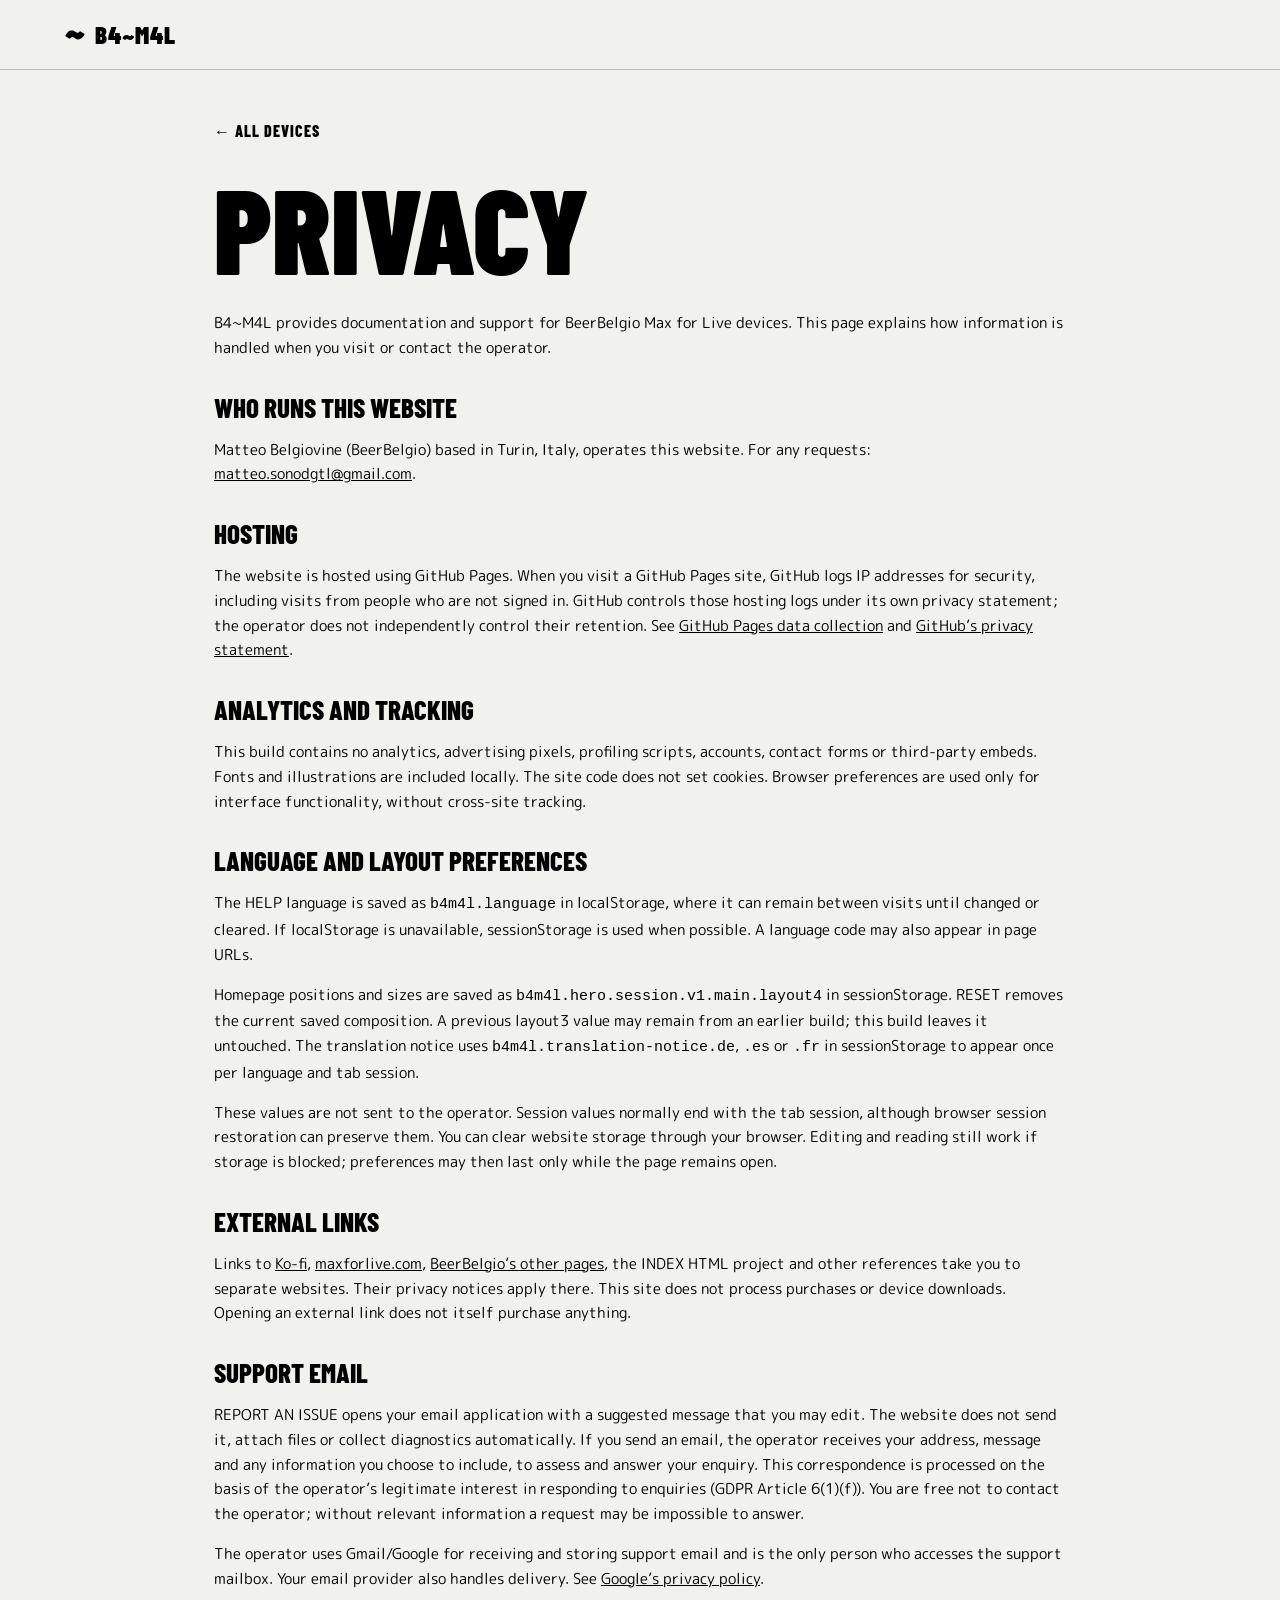
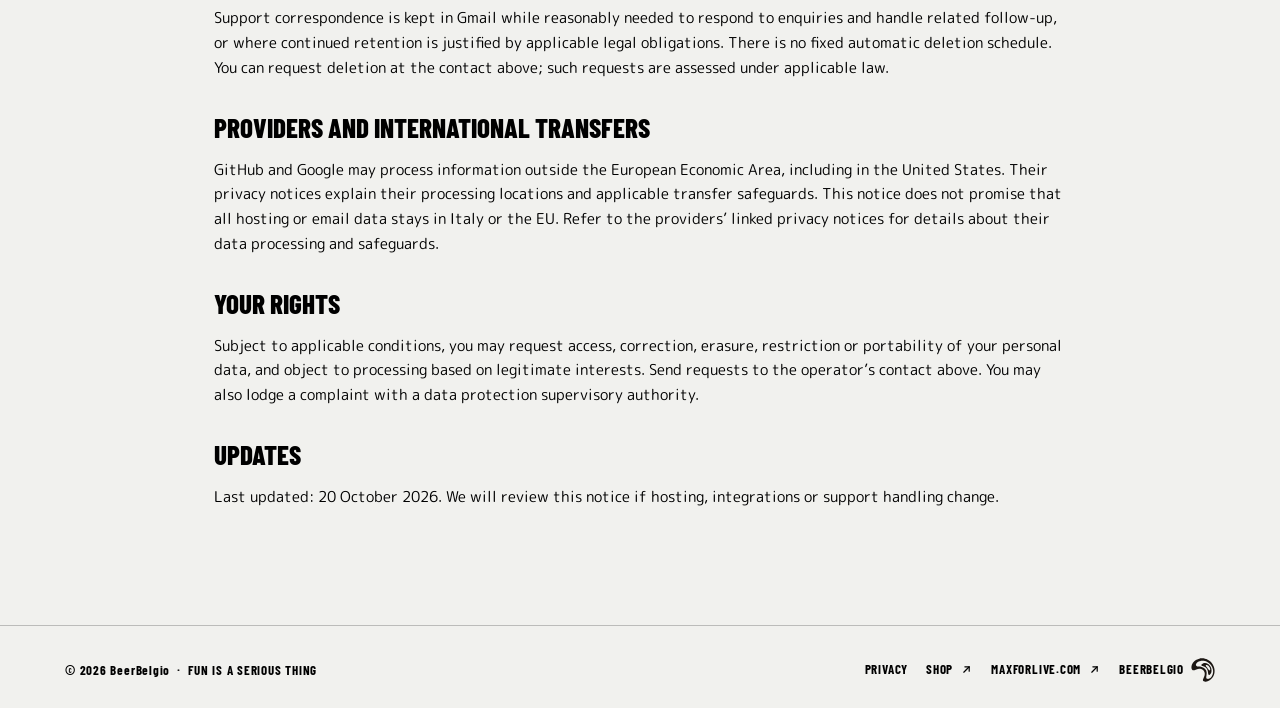
<file: privacy/index.html>
<!DOCTYPE html>
<html lang="en"><head><meta charset="utf-8"><meta content="width=device-width,initial-scale=1" name="viewport"><title>Privacy — B4~M4L</title><link href="../assets/brand/favicon-tilde.svg" rel="icon" type="image/svg+xml"><link href="../assets/fonts/barlow-condensed/font.css?v=bbd19125e2" rel="stylesheet"><link href="../assets/fonts/m-plus-rounded-1c/font.css?v=44ba9e7308" rel="stylesheet"><link href="../assets/css/site.css?v=1612207f91" rel="stylesheet"><style>
body{margin:0;background:#f1f1ee;color:#000;font-family:'M PLUS Rounded 1c',sans-serif}
*,*::before,*::after{box-sizing:border-box}
.privacy-content{max-width:900px;margin:0 auto;padding:50px 24px 100px}
.privacy-content h1{font:900 clamp(65px,12vw,120px)/.9 'Barlow Condensed',sans-serif;margin:30px 0}
.privacy-content h2{font:800 27px 'Barlow Condensed',sans-serif;margin:30px 0 9px}
.privacy-content p{line-height:1.65;font-size:15px}
.privacy-content a:hover,.privacy-content a:focus-visible{color:#ec6b2d}

/* Allow long translated legal headings and words on narrow devices. */
.privacy-content h1,.privacy-content h2,.privacy-content p{overflow-wrap:anywhere;}
@media(max-width:600px){.privacy-content h1{font-size:clamp(32px,9vw,64px)!important;}}
</style><meta name="description" content="How B4~M4L handles hosting data, browser preferences and support email. Controller contact and privacy rights."><link rel="canonical" href="https://beerbelgio.github.io/b4-m4l/privacy/"><meta property="og:type" content="website"><meta property="og:site_name" content="B4~M4L"><meta property="og:title" content="Privacy — B4~M4L"><meta property="og:description" content="How B4~M4L handles hosting data, browser preferences and support email. Controller contact and privacy rights."><meta property="og:url" content="https://beerbelgio.github.io/b4-m4l/privacy/"><meta name="twitter:card" content="summary"></head><body class="site-home"><header class="site-home-header"><div class="site-shell"><a aria-label="B4M4L home" class="site-home-brand" href="../index.html"><img alt="" class="site-home-brand-icon" src="../assets/brand/favicon-tilde.svg"><span>B4~M4L</span></a></div></header>
<main class="privacy-content"><a class="site-back" href="../index.html">← ALL DEVICES</a><h1>PRIVACY</h1>

<p>B4~M4L provides documentation and support for BeerBelgio Max for Live devices. This page explains how information is handled when you visit or contact the operator.</p>
<h2>WHO RUNS THIS WEBSITE</h2><p>Matteo Belgiovine (BeerBelgio) based in Turin, Italy, operates this website. For any requests: <a href="mailto:matteo.sonodgtl@gmail.com">matteo.sonodgtl@gmail.com</a>.</p>
<h2>HOSTING</h2><p>The website is hosted using GitHub Pages. When you visit a GitHub Pages site, GitHub logs IP addresses for security, including visits from people who are not signed in. GitHub controls those hosting logs under its own privacy statement; the operator does not independently control their retention. See <a href="https://docs.github.com/en/pages/getting-started-with-github-pages/what-is-github-pages">GitHub Pages data collection</a> and <a href="https://docs.github.com/en/site-policy/privacy-policies/github-general-privacy-statement">GitHub’s privacy statement</a>.</p>
<h2>ANALYTICS AND TRACKING</h2><p>This build contains no analytics, advertising pixels, profiling scripts, accounts, contact forms or third-party embeds. Fonts and illustrations are included locally. The site code does not set cookies. Browser preferences are used only for interface functionality, without cross-site tracking.</p>
<h2>LANGUAGE AND LAYOUT PREFERENCES</h2><p>The HELP language is saved as <code>b4m4l.language</code> in localStorage, where it can remain between visits until changed or cleared. If localStorage is unavailable, sessionStorage is used when possible. A language code may also appear in page URLs.</p><p>Homepage positions and sizes are saved as <code>b4m4l.hero.session.v1.main.layout4</code> in sessionStorage. RESET removes the current saved composition. A previous layout3 value may remain from an earlier build; this build leaves it untouched. The translation notice uses <code>b4m4l.translation-notice.de</code>, <code>.es</code> or <code>.fr</code> in sessionStorage to appear once per language and tab session.</p><p>These values are not sent to the operator. Session values normally end with the tab session, although browser session restoration can preserve them. You can clear website storage through your browser. Editing and reading still work if storage is blocked; preferences may then last only while the page remains open.</p>
<h2>EXTERNAL LINKS</h2><p>Links to <a href="https://ko-fi.com/beerbelgio">Ko-fi</a>, <a href="https://maxforlive.com/profile/user/BeerBelgio">maxforlive.com</a>, <a href="https://beerbelgio.github.io/">BeerBelgio’s other pages</a>, the INDEX HTML project and other references take you to separate websites. Their privacy notices apply there. This site does not process purchases or device downloads. Opening an external link does not itself purchase anything.</p>
<h2>SUPPORT EMAIL</h2><p>REPORT AN ISSUE opens your email application with a suggested message that you may edit. The website does not send it, attach files or collect diagnostics automatically. If you send an email, the operator receives your address, message and any information you choose to include, to assess and answer your enquiry. This correspondence is processed on the basis of the operator’s legitimate interest in responding to enquiries (GDPR Article 6(1)(f)). You are free not to contact the operator; without relevant information a request may be impossible to answer.</p><p>The operator uses Gmail/Google for receiving and storing support email and is the only person who accesses the support mailbox. Your email provider also handles delivery. See <a href="https://policies.google.com/privacy?hl=en">Google’s privacy policy</a>.</p><p>Support correspondence is kept in Gmail while reasonably needed to respond to enquiries and handle related follow-up, or where continued retention is justified by applicable legal obligations. There is no fixed automatic deletion schedule. You can request deletion at the contact above; such requests are assessed under applicable law.</p>

<h2>PROVIDERS AND INTERNATIONAL TRANSFERS</h2><p>GitHub and Google may process information outside the European Economic Area, including in the United States. Their privacy notices explain their processing locations and applicable transfer safeguards. This notice does not promise that all hosting or email data stays in Italy or the EU. Refer to the providers’ linked privacy notices for details about their data processing and safeguards.</p>
<h2>YOUR RIGHTS</h2><p>Subject to applicable conditions, you may request access, correction, erasure, restriction or portability of your personal data, and object to processing based on legitimate interests. Send requests to the operator’s contact above. You may also lodge a complaint with a data protection supervisory authority.</p>
<h2>UPDATES</h2><p>Last updated: 20 October 2026. We will review this notice if hosting, integrations or support handling change.</p></main><footer class="site-home-footer"><div class="site-shell">
<div class="footer-signature"><span class="footer-signature-left">© 2026 BeerBelgio</span><span aria-hidden="true" class="footer-signature-dot">·</span><span class="footer-signature-right">FUN IS A SERIOUS THING</span></div>
<nav aria-label="B4M4L links" class="footer-links">
<a class="privacy-link" href="../privacy/index.html">PRIVACY</a>
<a href="https://ko-fi.com/beerbelgio" rel="noopener noreferrer" target="_blank">SHOP <span aria-hidden="true" class="link-arrow"><svg fill="none" stroke="currentColor" stroke-linecap="round" stroke-linejoin="round" stroke-width="2.2" viewbox="0 0 24 24" xmlns="http://www.w3.org/2000/svg"><path d="M7 17 17 7"></path><path d="M9 7h8v8"></path></svg></span></a>
<a href="https://maxforlive.com/profile/user/BeerBelgio" rel="noopener noreferrer" target="_blank">MAXFORLIVE.COM <span aria-hidden="true" class="link-arrow"><svg fill="none" stroke="currentColor" stroke-linecap="round" stroke-linejoin="round" stroke-width="2.2" viewbox="0 0 24 24" xmlns="http://www.w3.org/2000/svg"><path d="M7 17 17 7"></path><path d="M9 7h8v8"></path></svg></span></a>
<a class="hub-link" href="https://beerbelgio.github.io/" rel="noopener noreferrer" target="_blank"><span>BEERBELGIO</span><img alt="" aria-hidden="true" src="../assets/brand/beerbelgio-button.svg"></a>
</nav>
</div></footer></body></html>
</file>
<file: assets/fonts/barlow-condensed/font.css>
@font-face {
  font-family: "Barlow Condensed";
  src: url("BarlowCondensed-Thin.woff2") format("woff2");
  font-style: normal;
  font-weight: 100;
  font-display: swap;
}
@font-face { font-family: "Barlow Condensed"; src: url("BarlowCondensed-ThinItalic.woff2") format("woff2"); font-style: italic; font-weight: 100; font-display: swap; }
@font-face { font-family: "Barlow Condensed"; src: url("BarlowCondensed-ExtraLight.woff2") format("woff2"); font-style: normal; font-weight: 200; font-display: swap; }
@font-face { font-family: "Barlow Condensed"; src: url("BarlowCondensed-ExtraLightItalic.woff2") format("woff2"); font-style: italic; font-weight: 200; font-display: swap; }
@font-face { font-family: "Barlow Condensed"; src: url("BarlowCondensed-Light.woff2") format("woff2"); font-style: normal; font-weight: 300; font-display: swap; }
@font-face { font-family: "Barlow Condensed"; src: url("BarlowCondensed-LightItalic.woff2") format("woff2"); font-style: italic; font-weight: 300; font-display: swap; }
@font-face { font-family: "Barlow Condensed"; src: url("BarlowCondensed-Regular.woff2") format("woff2"); font-style: normal; font-weight: 400; font-display: swap; }
@font-face { font-family: "Barlow Condensed"; src: url("BarlowCondensed-Italic.woff2") format("woff2"); font-style: italic; font-weight: 400; font-display: swap; }
@font-face { font-family: "Barlow Condensed"; src: url("BarlowCondensed-Medium.woff2") format("woff2"); font-style: normal; font-weight: 500; font-display: swap; }
@font-face { font-family: "Barlow Condensed"; src: url("BarlowCondensed-MediumItalic.woff2") format("woff2"); font-style: italic; font-weight: 500; font-display: swap; }
@font-face { font-family: "Barlow Condensed"; src: url("BarlowCondensed-SemiBold.woff2") format("woff2"); font-style: normal; font-weight: 600; font-display: swap; }
@font-face { font-family: "Barlow Condensed"; src: url("BarlowCondensed-SemiBoldItalic.woff2") format("woff2"); font-style: italic; font-weight: 600; font-display: swap; }
@font-face { font-family: "Barlow Condensed"; src: url("BarlowCondensed-Bold.woff2") format("woff2"); font-style: normal; font-weight: 700; font-display: swap; }
@font-face { font-family: "Barlow Condensed"; src: url("BarlowCondensed-BoldItalic.woff2") format("woff2"); font-style: italic; font-weight: 700; font-display: swap; }
@font-face { font-family: "Barlow Condensed"; src: url("BarlowCondensed-ExtraBold.woff2") format("woff2"); font-style: normal; font-weight: 800; font-display: swap; }
@font-face { font-family: "Barlow Condensed"; src: url("BarlowCondensed-ExtraBoldItalic.woff2") format("woff2"); font-style: italic; font-weight: 800; font-display: swap; }
@font-face { font-family: "Barlow Condensed"; src: url("BarlowCondensed-Black.woff2") format("woff2"); font-style: normal; font-weight: 900; font-display: swap; }
@font-face { font-family: "Barlow Condensed"; src: url("BarlowCondensed-BlackItalic.woff2") format("woff2"); font-style: italic; font-weight: 900; font-display: swap; }
</file>
<file: assets/fonts/m-plus-rounded-1c/font.css>
/* M PLUS Rounded 1c — self-hosted, SIL Open Font License 1.1 */

@font-face {
  font-family: "M PLUS Rounded 1c";
  src: url("./m-plus-rounded-1c-latin-100-normal.woff2?v=10011") format("woff2");
  font-style: normal;
  font-weight: 100;
  font-display: swap;
}

@font-face {
  font-family: "M PLUS Rounded 1c";
  src: url("./m-plus-rounded-1c-latin-300-normal.woff2?v=10011") format("woff2");
  font-style: normal;
  font-weight: 300;
  font-display: swap;
}

@font-face {
  font-family: "M PLUS Rounded 1c";
  src: url("./m-plus-rounded-1c-latin-400-normal.woff2?v=10011") format("woff2");
  font-style: normal;
  font-weight: 400;
  font-display: swap;
}

@font-face {
  font-family: "M PLUS Rounded 1c";
  src: url("./m-plus-rounded-1c-latin-500-normal.woff2?v=10011") format("woff2");
  font-style: normal;
  font-weight: 500;
  font-display: swap;
}

@font-face {
  font-family: "M PLUS Rounded 1c";
  src: url("./m-plus-rounded-1c-latin-700-normal.woff2?v=10011") format("woff2");
  font-style: normal;
  font-weight: 700;
  font-display: swap;
}

@font-face {
  font-family: "M PLUS Rounded 1c";
  src: url("./m-plus-rounded-1c-latin-800-normal.woff2?v=10011") format("woff2");
  font-style: normal;
  font-weight: 800;
  font-display: swap;
}

@font-face {
  font-family: "M PLUS Rounded 1c";
  src: url("./m-plus-rounded-1c-latin-900-normal.woff2?v=10011") format("woff2");
  font-style: normal;
  font-weight: 900;
  font-display: swap;
}
</file>
<file: assets/css/site.css>
/* B4~M4L public shell — original INDEX HTML BRIDGE HELP CSS remains intact. */
:root { --b4-accent:#ec6b2d; --b4-dark:#000; --b4-paper:#f1f1ee; --b4-font:"Barlow Condensed","Arial Narrow",sans-serif; }
.site-back {text-decoration:none;font-family:var(--b4-font);font-weight:800;letter-spacing:.06em}
.site-breadcrumb {display:flex;gap:9px;align-items:center;padding:0 0 26px;font-family:var(--b4-font);font-weight:700;letter-spacing:.075em;font-size:14px;color:#666;text-transform:uppercase}
.site-breadcrumb a {color:#000;text-decoration:none}.site-breadcrumb a:hover,.site-breadcrumb a:focus-visible {color:var(--b4-accent)}
.site-kicker {font-family:var(--b4-font);font-size:14px;font-weight:800;letter-spacing:.11em;text-transform:uppercase;color:#c94b2e}
.device-cover {display:grid;grid-template-columns:minmax(0,1.05fr) minmax(0,.95fr);min-height:420px;gap:34px;margin-bottom:65px;align-items:stretch}
.device-cover-copy {display:flex;flex-direction:column;align-items:flex-start;justify-content:center;min-width:0}
.device-cover-copy h2 {margin:9px 0 24px;font:900 clamp(62px,8vw,110px)/.82 var(--b4-font);letter-spacing:.005em}
.device-cover-copy h2 em {font-style:normal;color:var(--b4-accent)}
.device-cover-copy p {font-size:clamp(16px,1.7vw,19px);line-height:1.48;max-width:620px;margin:0 0 21px}
.preview-state {font:800 13px/1.4 var(--b4-font);letter-spacing:.07em;border:1px solid #222;padding:6px 10px;margin-bottom:27px;text-transform:uppercase}
.device-actions {display:flex;gap:9px;flex-wrap:wrap}
.device-actions a,.site-cta {font:800 14px/1.2 var(--b4-font);letter-spacing:.05em;text-decoration:none;text-align:center;border:1px solid #000;border-radius:999px;padding:11px 17px;display:inline-flex;justify-content:center;align-items:center;transition:background .15s ease, transform .15s ease;color:#000;background:transparent;text-transform:uppercase}
.device-actions a:hover,.site-cta:hover,.device-actions a:focus-visible,.site-cta:focus-visible {background:var(--b4-accent)}
.device-actions a:active,.site-cta:active{transform:translateY(1px)}
.device-cover-art {border:1px solid rgba(0,0,0,.3);background:#e5d3b9;min-height:330px;display:flex;position:relative;justify-content:center;align-items:center;padding:28px;overflow:hidden}
.device-cover-art img{max-width:100%;max-height:200px;object-fit:contain;width:100%;filter:none}
.device-cover-art span{position:absolute;bottom:13px;left:16px;font:700 12px/1.2 var(--b4-font);letter-spacing:.09em;color:#353535}
.art-cot{background:#e6d2b8}.art-cot img{max-height:270px}.art-cot span{color:#1c1713}
.public-section{margin-bottom:39px;border-top:1px solid rgba(0,0,0,.55);padding-top:15px}
.public-section-header{display:flex;align-items:baseline;justify-content:space-between;gap:20px;margin-bottom:18px}
.public-section-header h2 {font:800 clamp(30px,4vw,47px)/1 var(--b4-font);margin:0;text-transform:uppercase;letter-spacing:.015em}
.compat-grid{display:grid;grid-template-columns:repeat(3,minmax(0,1fr));gap:10px}
.compat-grid>div {border:1px solid rgba(0,0,0,.22);padding:18px;background:#fafaf7;display:flex;flex-direction:column;gap:9px}
.compat-grid span{font:800 13px var(--b4-font);letter-spacing:.07em;color:#c94b2e}
.compat-grid strong{font:700 19px/1.1 var(--b4-font)}
.compat-grid small{font-size:13px;line-height:1.5;color:#555}
.public-accordion{border:1px solid rgba(0,0,0,.28);background:#fafaf7}
.public-accordion summary{cursor:pointer;padding:20px;display:flex;align-items:center;justify-content:space-between;gap:15px;list-style:none;font:700 20px/1.1 var(--b4-font)}
.public-accordion summary::-webkit-details-marker{display:none}
.public-accordion summary:hover,.public-accordion summary:focus-visible{color:#c94b2e}
.public-toggle{font-size:25px}.public-accordion[open] .public-toggle{transform:rotate(45deg)}
.public-accordion-body{padding:0 20px 20px;color:#444;max-width:86ch}.public-accordion-body p{margin:0}
.help-entry{display:flex;align-items:center;justify-content:space-between;border-top:2px solid #000;padding:12px 0 6px;margin-top:52px;scroll-margin-top:90px;font:800 14px var(--b4-font);letter-spacing:.05em}
.help-entry>span:last-child{color:#333}
.site-bottom-note{border-top:1px solid #bbb;padding-top:19px;font-size:13px;color:#666}
/* Homepage */
body.site-home{background:#f1f1ee;color:#000;margin:0;font-family:"M PLUS Rounded 1c",system-ui,sans-serif;-webkit-font-smoothing:antialiased}
.site-home *, .site-home *::before,.site-home *::after{box-sizing:border-box}
.site-home a{color:inherit}
.site-shell{max-width:1200px;margin:0 auto;padding:0 25px}
.site-home-header{border-bottom:1px solid #bbb}.site-home-header .site-shell{height:69px;display:flex;align-items:center;justify-content:space-between;gap:16px}
.site-home-brand{font:900 25px/1 var(--b4-font);letter-spacing:.03em;text-decoration:none}
.site-global-links{display:flex;align-items:center;gap:18px;flex-wrap:wrap}
.site-global-links a{font:700 15px var(--b4-font);text-transform:uppercase;text-decoration:none;letter-spacing:.06em}
.site-global-links a:hover,.site-global-links a:focus-visible{color:#cb5325}
.site-home-hero{padding:72px 0 77px;border-bottom:1px solid #999;display:grid;grid-template-columns:1fr minmax(220px,360px);gap:34px;align-items:end}
.site-hero-mark{width:min(100%,850px);height:auto;display:block;margin-bottom:21px}
.site-home-hero h1{font:800 clamp(30px,4.3vw,58px)/.98 var(--b4-font);letter-spacing:-.005em;text-transform:uppercase;margin:0 0 16px;max-width:810px}
.site-home-hero p{margin:0;max-width:50ch;line-height:1.6;font-size:15px}
.site-home-hero aside{border-left:3px solid var(--b4-accent);padding:0 0 0 20px;display:flex;flex-direction:column;gap:12px;align-self:center}
.site-home-hero aside span{font:800 14px/1.4 var(--b4-font);letter-spacing:.08em;color:#9d4523}
.site-home-hero aside p{font-size:14px;color:#444}
.site-catalogue-head{padding:38px 0 19px;display:flex;justify-content:space-between;align-items:baseline;gap:15px;border-bottom:1px solid #999}
.site-catalogue-head h2{font:900 clamp(32px,4vw,56px) var(--b4-font);line-height:1;margin:0;text-transform:uppercase}
.site-catalogue-head span{font:700 14px var(--b4-font);letter-spacing:.07em;color:#777}
.device-grid{display:grid;grid-template-columns:repeat(2,minmax(0,1fr));gap:18px;padding:27px 0 82px}
.device-card{display:flex;flex-direction:column;text-decoration:none;border:1px solid #888;background:#f9f9f6;min-width:0;transition:border-color .15s ease,transform .18s ease}
.device-card:hover,.device-card:focus-visible{border-color:#000;transform:translateY(-3px)}
.device-card-art{height:235px;display:flex;align-items:center;justify-content:center;padding:28px;position:relative;background:#e7d6bd;overflow:hidden}
.device-card-art img{width:100%;max-width:380px;max-height:190px;object-fit:contain}.device-card-art.cot{background:#e6d2b8}
.device-card-art .card-art-label{position:absolute;left:17px;bottom:13px;color:#252525;font:800 12px var(--b4-font);letter-spacing:.075em}.device-card-art.cot .card-art-label{color:#1c1713}
.device-card-body{padding:23px 22px 24px;display:flex;flex-direction:column;gap:10px;flex:1}
.device-card-body h3{font:800 clamp(29px,3.4vw,45px)/.96 var(--b4-font);text-transform:uppercase;margin:0}
.device-card-body p{font-size:14px;line-height:1.6;margin:0;flex:1}
.device-card-flag{font:800 12px var(--b4-font);letter-spacing:.075em;color:#ac4a23;text-transform:uppercase}
.device-card-bottom{display:flex;justify-content:space-between;align-items:center;border-top:1px solid #bbb;margin-top:20px;padding-top:14px;font:800 14px var(--b4-font);text-transform:uppercase}
.site-home-footer{border-top:1px solid #888;padding:23px 0 45px}.site-home-footer .site-shell{display:flex;justify-content:space-between;gap:20px;align-items:center;flex-wrap:wrap}
.site-home-footer span{font:700 13px var(--b4-font);letter-spacing:.06em}
.site-home-footer nav{display:flex;gap:20px;flex-wrap:wrap}.site-home-footer a{font:700 14px var(--b4-font);text-decoration:none}
.site-home-footer a:hover{color:#cb5325}
@media(max-width:800px){.site-home-hero{grid-template-columns:1fr;padding:48px 0 50px}.site-home-hero aside{max-width:600px}.device-cover{grid-template-columns:1fr;gap:22px;margin-bottom:46px}.device-cover-art{min-height:280px}.compat-grid{grid-template-columns:1fr}.site-back{font-size:12px;padding-inline:8px}.public-section-header h2{font-size:32px}}
@media(max-width:600px){.site-shell{padding-inline:16px}.site-global-links{gap:10px}.site-global-links a{font-size:12px}.device-grid{grid-template-columns:1fr;gap:17px;padding-bottom:60px}.device-cover-copy h2{font-size:clamp(56px,18vw,88px)}.public-section-header{align-items:flex-start;flex-direction:column;gap:6px}.site-home-hero h1{font-size:clamp(32px,10vw,50px)}.site-catalogue-head h2{font-size:38px}.device-actions a{font-size:12px}.site-back{display:none}.device-cover-art{min-height:240px}}
@media(prefers-reduced-motion:reduce){.device-card,.device-actions a,.site-cta{transition:none}}

/* The unusually long COT name must fit narrow phone widths without overflow. */
.cot-device-title {font-size:clamp(44px,6.4vw,84px)!important;}
@media(max-width:600px){.cot-device-title{font-size:clamp(39px,11.2vw,56px)!important;letter-spacing:-.025em!important;}}

/* COT manual has longer navigation labels than the Bridge. Keep both mobile columns flexible. */
.cot-page .hero-copy,.cot-page .hero-menu {min-width:0;}
.cot-page .hero-brand {overflow-wrap:anywhere;}
@media(max-width:620px) { .cot-page .hero-menu {grid-template-columns:repeat(2,minmax(0,1fr));} .cot-page .hero-menu .nav-link{min-width:0;white-space:normal;overflow-wrap:anywhere;} }


/* local fonts are self-hosted; no external font service required. */
.site-home-header .site-shell{height:auto;min-height:69px;padding-top:14px;padding-bottom:14px}
.site-home-brand{display:inline-flex;align-items:center;gap:10px}
.site-home-brand-icon{width:20px;height:20px;display:block}
.site-global-links a,.site-home-footer a,.device-card-bottom,.device-actions a{display:inline-flex;align-items:center;gap:8px}
.link-arrow{width:14px;height:14px;display:inline-block;flex:0 0 auto}
.site-home-hero{padding:72px 0 77px;border-bottom:1px solid #999;display:block}
.site-home-hero > div{max-width:980px}
.site-home-hero p{margin:0;max-width:66ch;line-height:1.6;font-size:15px}
.site-catalogue-head{padding:38px 0 19px;display:flex;justify-content:flex-start;align-items:baseline;gap:15px;border-bottom:1px solid #999}
.device-card:hover .device-card-cta,.device-card:focus-visible .device-card-cta,.device-card:hover .link-arrow,.device-card:focus-visible .link-arrow{color:var(--b4-accent);filter:none}
.device-card-bottom .link-arrow{width:16px;height:16px}
.device-card-bottom{transition:color .15s ease}
.site-home-footer .site-shell{align-items:center}
.site-footer-brand{display:flex;align-items:center;gap:18px;flex-wrap:wrap}
.site-footer-beerbelgio{display:inline-flex;align-items:center;gap:10px;text-decoration:none;font:700 14px var(--b4-font)}
.site-footer-beerbelgio img{width:24px;height:24px;display:block}
.site-footer-meta{font:700 13px var(--b4-font);letter-spacing:.06em}
@media(max-width:800px){.site-home-hero{padding:48px 0 50px}.site-footer-brand{gap:10px;align-items:flex-start;flex-direction:column}}
@media(max-width:600px){.site-home-brand span{font-size:22px}.site-global-links a{font-size:12px}}

.link-arrow{display:inline-flex;width:14px;height:14px;flex:0 0 auto;color:currentColor}.link-arrow svg{width:100%;height:100%;display:block;stroke:currentColor}.device-card:hover .link-arrow,.device-card:focus-visible .link-arrow{color:var(--b4-accent)}

/* B4~M4L v0.3: INDEX-style footer + homepage polish */
.site-home-hero {padding-top:62px;padding-bottom:64px;}
.site-home-hero > div {max-width:none;width:100%;}
.site-home-hero .site-hero-mark {width:min(100%,850px);height:auto;margin-inline:auto;}
.site-home-hero p {max-width:none;width:100%;font-size:clamp(15px,1.5vw,18px);line-height:1.55;}
.site-catalogue-head {border:0;padding:38px 0 16px;}
.device-card:hover h3,.device-card:focus-visible h3,.device-card:active h3 {color:var(--b4-accent);}
.device-card:hover .device-card-bottom,.device-card:focus-visible .device-card-bottom,.device-card:active .device-card-bottom {color:var(--b4-accent);}
.device-card-bottom {font-size:clamp(17px,1.7vw,20px);}
.device-card-bottom .link-arrow {width:20px;height:20px;}
.device-card h3 {transition:color .15s ease;}
/* The public footer mirrors the three-part INDEX footer signature/links layout. */
.site-home-footer {border-top:1px solid rgba(0,0,0,.22);padding:0;background:var(--b4-paper);color:var(--b4-dark);}
.site-home-footer .site-shell {min-height:88px;padding-block:18px;display:flex;align-items:center;justify-content:space-between;gap:24px;flex-wrap:nowrap;}
.site-home-footer .footer-signature {display:inline-grid;grid-template-columns:auto auto auto;align-items:center;gap:7px;flex:0 0 auto;font-family:var(--b4-font);font-size:13px;font-weight:700;letter-spacing:.04em;}
.site-home-footer .footer-signature-left,.site-home-footer .footer-signature-right {white-space:nowrap;}
.site-home-footer .footer-links {display:flex;align-items:center;justify-content:flex-end;flex-wrap:wrap;gap:18px;}
.site-home-footer .footer-links a {display:inline-flex;align-items:center;gap:7px;text-decoration:none;font:800 13px/1 var(--b4-font);letter-spacing:.06em;white-space:nowrap;}
.site-home-footer .footer-links a:hover,.site-home-footer .footer-links a:focus-visible {color:var(--b4-accent);}
.site-home-footer .footer-links .hub-link img {width:24px;height:24px;display:block;flex:0 0 auto;}
.site-home-footer .footer-links .link-arrow{width:13px;height:13px;}
@media(max-width:1100px) {
  .site-home-footer .site-shell {align-items:stretch;flex-direction:column;gap:14px;padding-block:22px;}
  .site-home-footer .footer-signature {width:100%;grid-template-columns:1fr auto 1fr;gap:10px;}
  .site-home-footer .footer-signature-left{text-align:left;}
  .site-home-footer .footer-signature-right{text-align:right;}
  .site-home-footer .footer-links{width:100%;justify-content:space-between;gap:14px;}
}
@media(max-width:600px){
  .site-home-footer .footer-signature {font-size:clamp(9px,2.5vw,12px);}
  .site-home-footer .footer-links a{font-size:clamp(10px,2.7vw,13px);}
  .site-home-footer .footer-links{gap:10px;}
  .site-home-hero {padding-top:46px;padding-bottom:50px;}
}

.site-home-hero {border-bottom:0;}

/* V0.4 — homepage spacing, optical alignment and consistent INDEX footer links. */
.site-home-hero {
  padding-top: 58px;
  padding-bottom: 14px;
}
.site-home-hero .site-hero-mark {
  display: block;
  margin-left: auto;
  margin-right: auto;
}
.site-home-hero p {
  width: 100%;
  max-width: none;
}
.site-catalogue-head {
  padding-top: 18px;
  padding-bottom: 12px;
}
.device-grid { padding-top: 20px; }
.site-home-footer .footer-links a,
.site-home-footer .footer-links a span:not(.link-arrow) {
  font-family: var(--b4-font);
  font-size: 13px;
  font-weight: 700;
  letter-spacing: .06em;
  line-height: 1;
}
/* Match the native BeerBelgio link in INDEX: icon and text share the same optical baseline. */
.site-home-footer .footer-links a { align-items: center; }
.site-home-header .site-home-brand { min-height: 34px; display: inline-flex; align-items: center; }
.site-home-header .site-home-brand-icon { display: block; align-self: center; }
@media (max-width: 600px) {
  .site-home-hero { padding-top: 42px; padding-bottom: 8px; }
  .site-catalogue-head { padding-top: 16px; padding-bottom: 12px; }
  .site-home-footer .footer-links a,
  .site-home-footer .footer-links a span:not(.link-arrow) {
    font-size: clamp(10px, 2.7vw, 13px);
  }
}

/* V0.5: horizontal device titles, shared one-row actions; CORE screenshot slots. */
.device-cover-copy h2.device-one-line{white-space:nowrap;letter-spacing:-.005em;font-size:clamp(24px,6.2vw,82px);line-height:.98;margin:10px 0 22px;max-width:100%;}
.device-cover-copy h2.device-one-line span{color:#000;}
.device-cover-copy h2.device-one-line em{color:var(--b4-accent);}
.device-release-row{display:flex;flex-wrap:wrap;align-items:center;gap:10px 16px;margin:0 0 24px;}
.device-release-row .preview-state{margin:0;white-space:normal;}
.device-release-row .device-actions{display:flex;align-items:center;flex-wrap:wrap;gap:9px;}
@media(max-width:600px){.device-cover-copy h2.device-one-line{font-size:clamp(21px,6.0vw,40px);letter-spacing:-.01em}.device-release-row{gap:9px;}}
/* Keep long COT title safely within narrower screens. */
@media(max-width:375px){.cot-page .device-cover-copy h2.device-one-line{font-size:clamp(19px,5.65vw,30px);}}
.site-home-hero h1{font-size:clamp(36px,5.5vw,66px);}
.site-home-hero p{font-family:var(--b4-font);font-size:clamp(21px,2.45vw,29px);font-weight:600;letter-spacing:.025em;line-height:1.06;max-width:28em;}
/* Five-language selector: compact and shared across all headers. */
.language-control{display:inline-flex;align-items:center;gap:6px;flex:0 0 auto;}
.language-control select{appearance:none;-webkit-appearance:none;background:transparent;color:inherit;border:1px solid rgba(0,0,0,.5);border-radius:999px;padding:5px 25px 5px 11px;font:700 13px/1.25 var(--b4-font);text-transform:uppercase;cursor:pointer;min-height:30px;}
.language-control{position:relative;}
.language-control::after{content:'⌄';pointer-events:none;position:absolute;right:10px;top:50%;transform:translateY(-58%);font:700 16px var(--b4-font);}
.language-control select:hover,.language-control select:focus-visible{border-color:#ec6b2d;outline-offset:3px;}
.site-home-header .site-shell{gap:12px;}
.site-global-links{margin-left:auto;}
@media(max-width:600px){.site-home-header .site-shell{flex-wrap:wrap}.site-global-links{gap:9px}.language-control select{font-size:12px}}

/* V0.5 narrow viewport safeguards for the INDEX-style footer. */
@media(max-width:400px){
 .site-home-footer .footer-signature{grid-template-columns:auto auto minmax(0,1fr);gap:4px;min-width:0;}
 .site-home-footer .footer-signature-left{white-space:nowrap;}
 .site-home-footer .footer-signature-right{white-space:normal;text-align:right;min-width:0;}
 .site-home-footer .footer-links{flex-wrap:wrap;gap:8px;}
 .site-home-footer .footer-links a{font-size:11px;}
}

/* B4~M4L v0.6: artwork layer is decorative behind the actual HTML site. */
body.site-home{position:relative;isolation:isolate;overflow-x:clip;}
.site-artwork-layer{position:absolute;z-index:0;left:0;right:0;top:69px;bottom:0;overflow:hidden;pointer-events:none;}
.site-artwork-layer>img{position:absolute;top:0;left:50%;width:min(100%,1600px);max-width:none;height:auto;transform:translateX(-50%);}
.site-home>header,.site-home>main,.site-home>footer{position:relative;z-index:1;}
.site-home-hero{padding:34px 0 14px;}
.site-home-hero .site-home-hero-inner{width:100%;max-width:none;}
.site-wordmark-space{height:clamp(190px,16.4vw,245px);}
.site-home-hero h1{max-width:none;width:100%;font:900 clamp(38px,5.1vw,67px)/.98 var(--b4-font);letter-spacing:-.015em;}
.site-home-hero p{font-family:"M PLUS Rounded 1c",system-ui,sans-serif;font-size:clamp(14px,1.32vw,17px);font-weight:400;line-height:1.62;letter-spacing:0;text-transform:none;max-width:none;width:100%;}
.site-home .device-card-art img{max-width:80%;max-height:170px;}
@media(max-width:600px){
 .site-artwork-layer>img{width:760px;}
 .site-home-hero{padding:30px 0 8px;}
 .site-wordmark-space{height:170px;}
 .site-home-hero h1{font-size:clamp(35px,9vw,54px);}
 .site-home-hero p{font-size:14px;line-height:1.55;}
}

/* Readability fade beneath the hero copy: decorative SVG remains untouched. */
.site-artwork-layer::after{content:"";position:absolute;z-index:1;left:0;right:0;top:218px;height:320px;background:linear-gradient(to bottom,rgba(241,241,238,0) 0%,rgba(241,241,238,.89) 22%,rgba(241,241,238,.93) 69%,rgba(241,241,238,0) 100%);}
@media(max-width:600px){.site-artwork-layer::after{top:175px;height:320px;}}

/* V0.7 — SVG artwork scales proportionally to viewport: never cover/crop horizontally. */
.site-artwork-layer{left:0;right:0;top:69px;overflow:visible;}
.site-artwork-layer>img{position:relative;display:block;top:0;left:auto;width:100%;max-width:none;height:auto;transform:none;object-fit:contain;}
body.site-home{overflow-x:clip;}
/* On smaller screens the artwork remains whole instead of being enlarged to 760px and cropped. */
@media(max-width:600px){.site-artwork-layer>img{width:100%;max-width:none}.site-wordmark-space{height:clamp(76px,24vw,135px)}}
/* Wordmark cards use Ableton-Max gray, without a separate beige variant. */
.site-home .device-card-art,.site-home .device-card-art.cot{background:#929292;}

/* v0.7 correction: artwork never creates a phantom page below the footer. */
.site-artwork-layer{overflow:hidden!important;bottom:0!important;}
.site-artwork-layer>img{opacity:.79;}
.site-catalogue-head h2{display:inline-block;background:rgba(241,241,238,.90);padding-right:12px;}
/* Mobile legibility: retain the whole SVG without cropping, but soften cables behind HTML copy. */
@media(max-width:600px){
 .site-artwork-layer::after{
   top:95px!important;height:540px!important;
   background:linear-gradient(to bottom,rgba(241,241,238,0) 0%,rgba(241,241,238,.91) 14%,rgba(241,241,238,.96) 40%,rgba(241,241,238,.88) 72%,rgba(241,241,238,0) 100%)!important;
 }
}


/* v0.8 — restore the uncluttered v0.5 homepage, without experimental SVG background. */
body.site-home{overflow-x:clip;}
.site-home-hero{padding:58px 0 14px;}
.site-home-hero .site-home-hero-inner{width:100%;max-width:none;}
.site-home-hero .site-hero-mark{display:block;width:min(100%,850px);max-width:100%;height:auto;margin:0 auto 24px;}
.site-home-hero h1{font:900 clamp(38px,5.1vw,67px)/.98 var(--b4-font);letter-spacing:-.015em;max-width:none;width:100%;}
.site-home-hero p{font-family:"M PLUS Rounded 1c",system-ui,sans-serif;font-size:clamp(14px,1.32vw,17px);font-weight:400;line-height:1.62;letter-spacing:0;text-transform:none;max-width:none;width:100%;}
.site-catalogue-head h2{background:none;padding-right:0;}
@media(max-width:800px){.site-home-hero{padding:48px 0 14px;}}
@media(max-width:600px){.site-home-hero{padding:38px 0 8px;}.site-home-hero .site-hero-mark{margin-bottom:20px;}.site-home-hero h1{font-size:clamp(35px,9vw,54px);}.site-home-hero p{font-size:14px;line-height:1.55;}}

/* 0.13.1: centre the existing stacked footer; preserve the original middle dot. */
@media(max-width:1100px){
 .site-home-footer .footer-signature{display:flex;flex-wrap:wrap;justify-content:center;align-items:center;gap:4px 7px;text-align:center}
 .site-home-footer .footer-signature-left,.site-home-footer .footer-signature-right{text-align:center;white-space:normal;flex:0 1 auto}
 .site-home-footer .footer-signature-dot{flex:0 0 auto}
}
</file>
<file: assets/css/max-components.css>
/* B4~M4L 0.12 — original patch UI primitives.
   Drawn with CSS geometry; Max exports are visual references, never runtime assets. */
.max-newobj,.max-message,.max-comment{box-sizing:border-box;position:relative;min-width:0;z-index:2;isolation:isolate}
.max-newobj,.max-message{color:var(--max-text,#f1f1ee)}
.max-newobj{border:4px solid transparent;border-block-color:#808080;background:var(--max-body,#333);border-image:none}
.max-message{border:1px solid #474747;border-radius:4.5px;background:linear-gradient(#505050,#333);padding:13px 18px;color:var(--max-text,#f1f1ee)!important}
.max-comment{border:1px solid transparent;padding:6px 12px;background:var(--b4-paper);color:inherit}
.is-unlocked .max-comment{border-color:#999}
.site-home .patch-object.max-message{border-color:transparent;padding:0}
.site-home .is-unlocked .patch-object.max-newobj{background:#505050}
.site-home .is-unlocked .patch-object.max-message{background:#505050;border-color:#696969}
.max-newobj a:focus-visible,.max-message:focus-visible{outline:2px solid var(--b4-accent);outline-offset:4px}
.max-port{--port-x:18px;position:absolute;z-index:4;left:var(--port-x);width:9px;height:5.5px;pointer-events:none;background:#bfc1c3;border:1px solid #535353;box-sizing:border-box;clip-path:polygon(0 0,100% 0,86% 100%,14% 100%)}
.max-port.inlet{top:-2px}
.max-port.outlet{bottom:-2px;clip-path:polygon(14% 0,86% 0,100% 100%,0 100%)}
.max-port[data-port-kind=jitter],.max-port[data-card-out],.max-port[data-explore-in]{background:repeating-linear-gradient(90deg,#80e680 0 3px,#315331 3px 4px);border-color:#477447}
.site-home .is-unlocked .patch-object.max-message .max-port{filter:brightness(.65)}
</file>
<file: assets/css/max-style.css>
/* V0.9 — native Max vocabulary, scoped to the new patch surfaces.
   Site typography, header/footer, manuals and device data remain owned by V0.8. */
:root{--max-body:#333;--max-text:#f1f1ee;--max-port:#c0c2c4;--max-wire:#b3b3b3;--max-wire-edge:#6a6a6a;--max-msp:#daff83;--max-msp-dark:#363f20;--max-jitter:#80e680;--max-jitter-dark:#203920}
.max-newobj,.max-message,.max-comment,.max-render,.max-device-overview,.max-home-system,.device-node{box-sizing:border-box;position:relative;min-width:0}
.max-newobj,.max-message{color:var(--max-text);z-index:2;isolation:isolate}
a.max-message{text-decoration:none}a.max-message:hover,a.max-message:focus-visible{color:var(--b4-accent)!important}
.max-cords{position:absolute;inset:0;width:100%;height:100%;z-index:0;pointer-events:none;overflow:hidden;isolation:isolate}
.max-cord{fill:none;vector-effect:non-scaling-stroke;stroke-linejoin:round;stroke-linecap:round}.max-cord.edge{stroke:var(--max-wire-edge);stroke-width:2.6}.max-cord.normal{stroke:var(--max-wire);stroke-width:1.5}.max-cord.msp{stroke:var(--max-msp);stroke-width:2.2}.max-cord.jitter{stroke:var(--max-jitter);stroke-width:2.2}.max-cord.msp-stripe{stroke:var(--max-msp-dark);stroke-width:1.9;stroke-dasharray:4 4}.max-cord.jitter-stripe{stroke:var(--max-jitter-dark);stroke-width:1.9;stroke-dasharray:4 4}
.max-sr-only{position:absolute!important;width:1px!important;height:1px!important;padding:0!important;overflow:hidden;clip-path:inset(50%);white-space:nowrap}.max-skip-link{position:fixed;top:8px;left:8px;padding:12px 18px;background:var(--b4-paper);color:#000;transform:translateY(-200%);z-index:999}.max-skip-link:focus{transform:none}
.max-layout-controls{display:flex;align-items:center;justify-content:flex-end;gap:5px;min-height:64px;font:800 12px/1 var(--b4-font);letter-spacing:.08em;position:relative;z-index:5}.max-layout-controls[hidden]{display:none}.max-layout-controls>span{margin-right:7px}.max-layout-controls button{background:transparent;border:1px solid transparent;display:grid;place-items:center;width:38px;height:38px;color:#333;cursor:pointer}.max-layout-controls button:hover{color:var(--b4-accent);border-color:transparent}.max-layout-controls svg{width:21px;height:21px;stroke:currentColor;stroke-width:1.7;fill:none;stroke-linejoin:round;stroke-linecap:round}.max-layout-controls .lock-open{display:none}.is-unlocked .max-layout-controls .lock-open{display:block}.is-unlocked .max-layout-controls .lock-closed{display:none}
.max-home-system{isolation:isolate}.max-home-hero{padding:0!important}.patch-canvas{position:relative;display:grid;gap:48px;padding:38px 16px 64px}.patch-object{display:flex;flex-direction:column;min-width:0;box-shadow:none}.object-content{padding:18px 22px;flex:1;display:flex;align-items:center;min-width:0;overflow-wrap:anywhere}.object-content>p{margin:0;font-family:'M PLUS Rounded 1c',sans-serif;font-size:17px;line-height:1.55}.max-wordmark{padding:0!important;margin:0!important;width:100%;line-height:1}.max-wordmark img{width:100%;height:auto;display:block;filter:invert(1)}.object-content .max-home-claim{font:800 clamp(30px,4vw,50px)/1.02 var(--b4-font);text-transform:uppercase;letter-spacing:-.005em}.max-explore-link{font:800 18px/1.2 var(--b4-font);letter-spacing:.04em;display:flex;justify-content:space-between;align-items:center;width:100%;gap:14px;text-decoration:none;color:inherit!important}.max-explore-link:hover{color:var(--b4-accent)!important}
.drag-handle,.resize-handle{display:none}.is-layout-capable .patch-canvas{display:block;height:1040px;padding:0}.is-layout-capable .patch-object{position:absolute;container-type:inline-size}.is-layout-capable .max-home-claim{font-size:clamp(28px,7.4cqw,50px)}.is-unlocked .drag-handle{display:flex;height:26px;min-height:26px;align-items:center;justify-content:flex-end;width:100%;border:0;border-bottom:1px solid #ffffff25;color:#c0c2c4;background:transparent;cursor:grab;padding:0 10px;touch-action:none;user-select:none;font:20px/1 monospace}.is-unlocked .drag-handle:hover{background:#ffffff12}.is-unlocked .resize-handle{display:grid;place-items:center;position:absolute;right:-8px;bottom:-8px;width:30px;height:30px;border:0;background:transparent;cursor:nwse-resize;touch-action:none;z-index:8}.resize-handle span{width:12px;height:12px;background:var(--b4-paper);border:2px solid var(--b4-accent);box-shadow:0 0 0 2px #333}.resize-handle:hover span,.resize-handle:focus-visible span{background:var(--b4-accent)}.is-unlocked .is-selected{outline:2px solid var(--b4-accent);outline-offset:5px}.is-dragging .drag-handle{cursor:grabbing}.max-home-system button:focus-visible,.max-home-system a:focus-visible{outline:2px solid var(--b4-accent);outline-offset:4px}
.max-home-system .site-catalogue-head{position:relative;z-index:2;padding:24px 0 28px;background:transparent}.site-catalogue-head .max-comment{font:700 25px/1 var(--b4-font);padding:4px 0;margin:0}.is-unlocked .site-catalogue-head .max-comment{border-color:#999;padding:5px 10px}.max-home-system .device-grid{position:relative;gap:64px 18px;padding-top:18px}.device-node{display:flex;flex-direction:column;gap:38px;z-index:2}.device-node .device-card{flex:1}.device-node>.max-port{left:calc(50% - 4px)}.device-explore{display:flex;justify-content:space-between;align-items:center;gap:12px;width:100%;font:800 clamp(17px,1.7vw,20px)/1.2 var(--b4-font);text-transform:uppercase;letter-spacing:.02em;transition:color .15s}.device-explore .link-arrow{width:20px;height:20px}.device-explore .link-arrow svg{stroke:currentColor}.device-node .device-card:hover{transform:translateY(-3px)}
/* Device overviews: static nodes and independent complete cables. */
.max-device-overview{isolation:isolate;padding-left:24px}.max-device-overview .device-cover{display:flex;flex-direction:column;gap:35px;margin-bottom:55px}.max-device-overview .device-cover-copy{display:flex;align-items:stretch;max-width:none;gap:24px}.max-device-overview .device-cover-copy>.site-kicker{align-self:flex-start;background:var(--b4-paper);position:relative;z-index:2}.max-device-title{align-self:flex-start;width:min(100%,900px);padding:20px 22px}.max-device-title :is(h1,h2){color:var(--max-text);margin:0!important;line-height:.95!important;font-size:clamp(48px,7.7vw,96px)!important;white-space:normal!important;overflow-wrap:anywhere}.max-device-title :is(h1,h2) em{color:var(--b4-accent)}.max-device-overview .device-cover-copy>p{position:relative;z-index:2;background:var(--b4-paper);max-width:90ch;margin:0;padding:5px 0}.max-device-overview .device-release-row{display:flex;justify-content:space-between;align-items:flex-start;flex-wrap:wrap;gap:30px;margin:0}.max-device-overview .preview-state{margin:0;font:800 14px/1.3 var(--b4-font);padding:13px 16px;min-height:44px;display:flex;align-items:center;white-space:normal}.max-device-overview .device-actions{gap:20px}.max-device-overview .device-actions a{border-radius:4.5px;padding:13px 17px;min-height:44px;position:relative;font-size:14px;background:linear-gradient(#505050,#333)}.max-device-overview .device-actions a:hover{background:linear-gradient(#505050,#333);color:var(--b4-accent)!important}.max-render{width:100%;position:relative;z-index:2;border:1px solid #808080;background:var(--b4-paper)}.max-window-title{background:#333;color:#eee;font:700 12px/1.2 Arial,sans-serif;letter-spacing:.025em;padding:8px 12px;display:flex;justify-content:space-between;align-items:center;gap:12px}.max-window-title span{font-size:10px;color:#c0c2c4}.max-device-overview .max-render-content{position:relative;border:0!important;background:transparent!important;width:100%!important;height:auto!important;min-height:0!important;max-height:none!important;aspect-ratio:auto!important;padding:0!important;margin:0!important;display:block!important;overflow:visible!important}.max-device-overview .max-render-content img{display:block;width:100%;height:auto!important;max-width:none!important;max-height:none!important;object-fit:contain}.max-device-overview .art-cot{padding:30px 20px 54px!important}.max-device-overview .art-cot img{width:min(100%,640px);margin:auto;max-height:200px!important}.max-device-overview .art-cot span{position:static;display:block;text-align:center;font:700 12px var(--b4-font);margin-top:16px}
.max-device-overview .public-section{border-top:0;padding-top:0;position:relative;z-index:1;margin-bottom:48px}.max-device-overview .public-section-header{align-items:center;justify-content:flex-start;gap:22px;margin-bottom:34px;flex-wrap:wrap}.max-device-overview .public-section-header h2{order:-1;padding:12px 17px;font:800 clamp(26px,3.3vw,40px)/1 var(--b4-font);margin:0;color:var(--max-text)}.max-device-overview .site-kicker.max-message{font-size:13px;letter-spacing:.06em;padding:10px 14px}.max-device-overview .compat-grid{position:relative;z-index:2;gap:24px}.max-compat-card{position:relative}.max-device-overview .public-accordion{position:relative;z-index:2;border:1px solid #808080;background:var(--b4-paper);max-width:none}.max-release-window>summary{background:#333;color:#eee;font:700 18px/1.2 var(--b4-font);padding:14px 18px}.max-release-window>summary:hover{color:var(--b4-accent)}.max-release-window .public-accordion-body{padding:22px;max-width:none}.max-device-overview .help-entry{border-top:0;position:relative;z-index:2;gap:28px;margin:0 0 30px;padding:0;align-items:center;justify-content:flex-start;flex-wrap:wrap;scroll-margin-top:100px}.max-help-title{font:800 40px/1 var(--b4-font);padding:12px 18px;margin:0;order:-1}.max-device-overview .help-entry-left{gap:32px;align-items:center;flex-wrap:wrap}.max-device-overview .help-locale-arrow{display:none}.max-device-overview .help-language-control.max-message{padding:8px 12px}.max-device-overview .help-language-control select{color:#eee!important;font-family:var(--b4-font)}.max-device-overview .help-language-control option{background:#333;color:#eee}.max-device-overview .help-language-control .select-chevron{right:7px}.hero-menu a.max-message,.sticky-nav a.max-message{border-radius:4.5px!important;background:linear-gradient(#505050,#333)!important;color:#eee!important;border:1px solid #474747!important}.hero-menu a.max-message:hover,.hero-menu a.max-message.active,.sticky-nav a.max-message.active,.sticky-nav a.max-message:hover{color:var(--b4-accent)!important}
/* Only the two approved Bridge manual fixes; every paragraph is preserved. */
#color .max-help-layout,#performance .max-help-layout{display:grid!important;grid-template-columns:repeat(2,minmax(0,1fr))!important;gap:20px!important;align-items:start!important;margin-bottom:20px!important}#color .max-help-layout>.help-visual,#performance .max-help-layout>.help-visual{grid-row:1 / span 2;grid-column:1;display:flex;align-items:flex-start;justify-content:flex-start;margin:0!important;padding:0!important;border:0!important;background:transparent!important;box-shadow:none!important;min-width:0}#color .max-help-layout>.help-visual img,#performance .max-help-layout>.help-visual img{width:100%!important;height:var(--help-shot-height)!important;max-height:var(--help-shot-height)!important;max-width:100%!important;object-fit:contain}#color .max-help-layout>.card,#performance .max-help-layout>.card{margin:0;min-width:0}#color .max-help-layout>.card:nth-of-type(1),#performance .max-help-layout>.card:nth-of-type(1){grid-column:2;grid-row:1}#color .max-help-layout>.card:nth-of-type(2),#performance .max-help-layout>.card:nth-of-type(2){grid-column:2;grid-row:2}#color .max-help-layout>.card:nth-of-type(3),#performance .max-help-layout>.card:nth-of-type(3){grid-column:1;grid-row:3}#color .max-help-layout>.card:nth-of-type(4),#performance .max-help-layout>.card:nth-of-type(4){grid-column:2;grid-row:3}
@media(max-width:999px),(pointer:coarse){.patch-canvas{padding:42px 16px 60px;gap:48px}.patch-object[data-node=wordmark]{max-width:780px}.patch-object[data-node=claim]{margin-left:12%}.patch-object[data-node=description]{margin:0 12%}.patch-object[data-node=browse]{width:min(280px,100%);margin-left:auto}.max-wordmark img{max-height:140px}.max-home-system .site-catalogue-head{padding-top:18px}.max-device-title{padding:18px}.max-device-overview .device-release-row{gap:28px}.max-device-overview .device-actions{gap:16px}.max-device-overview .compat-grid{gap:30px}.max-device-overview .max-help-title{font-size:32px}}
@media(max-width:620px){.patch-canvas{padding:32px 8px 50px;gap:40px}.object-content{padding:18px 15px}.object-content>p{font-size:15px}.object-content .max-home-claim{font-size:clamp(26px,7vw,42px)}.patch-object[data-node=claim]{margin-left:0}.patch-object[data-node=description]{margin:0 6px}.max-home-system .device-grid{gap:56px;padding-bottom:60px}.device-node{gap:38px}.max-device-overview{padding-left:14px}.max-device-title{padding:15px 12px}.max-device-title :is(h1,h2){font-size:clamp(38px,11vw,64px)!important;line-height:1!important}.max-device-overview .device-cover-copy{gap:26px}.max-device-overview .device-actions a{padding:11px 12px;font-size:13px}.max-device-overview .public-section-header{gap:24px;align-items:flex-start}.max-device-overview .public-section-header h2{font-size:28px}.max-device-overview .compat-grid{grid-template-columns:1fr}.max-device-overview .help-entry{align-items:flex-start;gap:26px}.max-device-overview .help-entry-left{gap:26px}.max-device-overview .help-entry-left>.site-kicker{font-size:12px}.max-device-overview .preview-state{font-size:12px}#color .max-help-layout,#performance .max-help-layout{grid-template-columns:1fr!important;gap:18px!important}#color .max-help-layout>* ,#performance .max-help-layout>*{grid-column:1!important;grid-row:auto!important}#color .max-help-layout>.help-visual,#performance .max-help-layout>.help-visual{order:0}.max-device-overview .public-section{margin-bottom:42px}}
@media(prefers-reduced-motion:reduce){html{scroll-behavior:auto!important}.max-home-system *,a.max-message{transition:none!important;animation:none!important}}
@media print{.max-layout-controls,.max-cords,.drag-handle,.resize-handle{display:none!important}.is-layout-capable .patch-canvas{display:grid;height:auto;padding-block:30px;gap:24px}.is-layout-capable .patch-object{position:relative;inset:auto!important;width:auto!important;height:auto!important}}
.patch-object.max-message{padding:0}
.max-device-title :is(h1,h2)>span{color:var(--max-text)!important}
.max-device-overview .device-release-row .preview-state.max-message{border-radius:4.5px}

.max-cord.edge-special{stroke:#b4b4b4;stroke-width:2.7}

/* V0.9 refinement: one continuous edit background, only hero nodes are editable. */
body.site-home{min-height:100vh}
body.site-home.max-layout-editing .site-home-footer{background:transparent}
body.site-home.max-layout-editing{background-image:radial-gradient(#a5a5a5 .7px,transparent .8px);background-size:15px 15px}
.max-layout-controls button{border:0;width:44px;height:44px}
.max-layout-controls button:hover{background:transparent;color:var(--b4-accent)}
.max-layout-controls button:focus-visible{outline:2px solid var(--b4-accent);outline-offset:0;border-radius:50%}
.max-home-system.is-layout-capable{width:min(2000px,calc(100vw - 32px));left:50%;transform:translateX(-50%)}
.is-layout-capable .max-layout-controls,.is-layout-capable #devices{width:min(1150px,calc(100vw - 50px));margin-inline:auto}
.max-home-system .device-card{position:relative}
.device-node [data-card-out],.device-node [data-explore-in]{left:calc(50% - 4.5px)}
.site-home .device-card-art{height:clamp(115px,11vw,156px);padding:18px 24px}
.site-home .device-card-art img{max-height:112px;max-width:75%;width:auto;height:auto}

/* A full-width graph leaves real routing gutters beside the editorial column. */
.max-device-overview{width:calc(100vw - 32px);left:50%;transform:translateX(-50%);padding:0;isolation:isolate}
.max-device-overview .device-cover-copy,.max-device-overview>.public-section,.max-device-overview>.help-entry{width:min(calc(100% - 48px),1096px);margin-inline:auto}
.max-device-overview .device-cover{gap:40px}
.max-device-overview .device-cover-copy{gap:46px}
.max-device-title{width:fit-content;max-width:100%}
.max-device-overview .device-cover-copy>p{padding-left:38px;max-width:95ch;font-size:17px}
.max-device-overview .device-release-row{align-items:flex-start;gap:60px 40px;padding-right:20px}
.device-states{display:flex;flex-wrap:wrap;gap:30px 24px;position:relative}
.max-device-overview .preview-state{white-space:nowrap;letter-spacing:.04em}
.max-device-overview .device-actions{gap:24px}
.max-device-overview .max-render{width:100%;margin:0}
.max-device-overview .public-section-header{flex-direction:column;align-items:flex-start;gap:32px;margin-bottom:38px}
.max-device-overview .public-section-header h2{order:0}
.max-device-overview .public-section-header>.site-kicker{order:1;margin-left:38px}
.max-device-overview .public-section{margin-bottom:60px}
/* HELP uses its own small SVG: lateral ports on wide screens, vertical on phones. */
.max-device-overview .help-entry{isolation:isolate;display:flex;flex-wrap:nowrap;gap:40px;align-items:center;padding:4px 0;margin-bottom:32px}
.max-device-overview .help-entry-left{display:contents}
.max-device-overview .help-entry .max-help-title{flex:0 0 auto}
.max-device-overview .help-entry .max-message{flex:0 0 auto}
.max-device-overview .help-entry [data-flow-port]{top:calc(50% - 2.75px);bottom:auto;transform:rotate(90deg)}
.max-device-overview .help-entry [data-flow-port=in]{left:-5px}
.max-device-overview .help-entry [data-flow-port=out]{left:auto;right:-5px}
.max-device-overview .help-entry+.hero{margin-top:12px}
.hero-menu .max-message{white-space:normal;overflow-wrap:normal;word-break:normal}
/* All illustrated HELP sections share one reference height, including the two grids. */
:root{--help-shot-height:210px}
.manual-section .help-visual img,.manual-section .help-figure img{width:100%!important;height:var(--help-shot-height)!important;max-height:var(--help-shot-height)!important;object-fit:contain!important;object-position:center center!important}
.manual-section .help-figure{border:0!important;padding:0!important;background:transparent!important;box-shadow:none!important}
@media(max-width:1100px){.max-device-overview .device-release-row{flex-direction:column;align-items:stretch}.max-device-overview .device-actions{align-self:flex-end}.max-device-title :is(h1,h2){font-size:clamp(44px,7.4vw,80px)!important}}
@media(max-width:800px){:root{--help-shot-height:180px}.max-device-overview .device-cover-copy,.max-device-overview>.public-section,.max-device-overview>.help-entry{width:calc(100% - 64px)}.max-device-overview .help-entry{gap:30px}}
@media(max-width:620px){
 :root{--help-shot-height:190px}
 .max-device-overview{width:calc(100vw - 28px)}
 .max-device-overview .device-cover-copy,.max-device-overview>.public-section,.max-device-overview>.help-entry{width:calc(100% - 48px)}
 .max-device-title :is(h1,h2){font-size:clamp(34px,10vw,60px)!important}
 .max-device-overview .device-cover-copy{gap:42px}
 .max-device-overview .device-cover-copy>p{padding-left:20px;font-size:15px}
 .max-device-overview .device-release-row{padding-right:0;gap:42px}
 .device-states{gap:32px 16px}
 .max-device-overview .device-actions{gap:20px;align-self:stretch}
 .max-device-overview .device-actions a{font-size:12px;padding:11px 10px}
 .max-device-overview .public-section-header h2{font-size:clamp(23px,6.7vw,28px)}
 .max-device-overview .public-section-header>.site-kicker{margin-left:22px}
 .max-device-overview .help-entry{flex-direction:column;align-items:flex-start;gap:32px}
 .max-device-overview .help-entry .site-kicker{margin-left:22px}
 .max-device-overview .help-entry .help-language-control{margin-left:44px}
 .max-device-overview .help-entry [data-flow-port]{transform:none;left:18px;right:auto}
 .max-device-overview .help-entry [data-flow-port=in]{top:-2px;bottom:auto}
 .max-device-overview .help-entry [data-flow-port=out]{top:auto;bottom:-2px}
 .site-home .device-card-art{height:122px;padding:18px}
}
@media print{body.site-home.max-layout-editing .site-home-footer{background:transparent}
body.site-home.max-layout-editing{background-image:none}.max-home-system.is-layout-capable{width:100%;left:auto;transform:none}.max-device-overview{width:100%;left:auto;transform:none}}

.max-device-overview .max-device-title :is(h1,h2).device-one-line{font-size:clamp(42px,7.4vw,96px)!important;line-height:1!important;white-space:normal!important;overflow-wrap:normal!important}
@media(max-width:620px){.max-device-overview .max-device-title :is(h1,h2).device-one-line{font-size:clamp(32px,9.6vw,58px)!important}}

.max-device-title :is(h1,h2) em{display:inline-block;white-space:nowrap}
/* v0.10 — homepage session editing, catalogue connections and read-only documentation sync. */
body.site-home>header.site-home-header{position:sticky;top:0;z-index:100;background:var(--b4-paper)}
body.site-home.max-layout-editing .site-home-footer{background:var(--b4-paper)}
#devices{padding-top:30px;scroll-margin-top:90px}
.device-node .device-explore{width:fit-content;max-width:100%;align-self:flex-start}
.device-node [data-card-out],.device-node [data-explore-in]{left:18px}
.device-explore[aria-disabled=true]{cursor:default;color:#ccc!important}
.device-node[data-demo] .device-card-art>span{font:800 22px/1 var(--b4-font);letter-spacing:.05em;text-align:center}
.layout-dev-tools{position:relative;z-index:5;border:1px solid #aaa;padding:14px;margin:10px auto;width:min(100%,900px);background:var(--b4-paper);font:16px/1.4 var(--b4-font)}
.layout-dev-tools textarea{display:block;width:100%;margin-top:12px;font:12px/1.4 monospace}
.max-device-overview>.hero,.max-device-overview>.quick-start{width:min(calc(100% - 48px),1096px);margin-inline:auto}
.max-device-overview>.hero{position:relative;z-index:1;margin-top:16px}
.max-device-overview>.quick-start{position:relative;z-index:2;margin-bottom:36px}
.max-quick-guide{font:800 14px/1.2 var(--b4-font);white-space:nowrap;align-self:flex-start;text-decoration:none}
.max-device-overview .device-release-row{gap:42px 30px}
.doc-sync-notice{display:none;padding:10px 0 16px;font:14px/1.5 var(--font-body);color:#555}
.doc-sync-notice>span{display:none}
.manual[lang=it] .doc-sync-notice,.manual[lang=de] .doc-sync-notice,.manual[lang=es] .doc-sync-notice,.manual[lang=fr] .doc-sync-notice{display:block}
.manual[lang=it] .doc-sync-notice>[lang=it],.manual[lang=de] .doc-sync-notice>[lang=de],.manual[lang=es] .doc-sync-notice>[lang=es],.manual[lang=fr] .doc-sync-notice>[lang=fr]{display:inline}
.doc-version-note{font-size:14px;line-height:1.5;border-left:3px solid var(--b4-accent);padding:10px 14px;margin:0 0 20px}
.manifest-fallback-note{font-size:13px;padding:10px;border:1px solid #aaa}
@media(max-width:800px){.max-device-overview>.hero,.max-device-overview>.quick-start{width:calc(100% - 64px)}}
@media(max-width:620px){.max-device-overview>.hero,.max-device-overview>.quick-start{width:calc(100% - 28px)}.max-device-overview>.hero{grid-template-columns:1fr!important}.max-quick-guide{font-size:13px}.device-node .device-explore{font-size:17px}}

.max-device-overview .device-cover-copy>p{background:transparent}
@media(max-width:620px){.max-device-overview .device-cover-copy>p{padding-left:28px}}

@media(max-width:620px){.max-device-overview .hero-menu .nav-link{font-size:14px;padding-inline:12px}}

/* Keep the approved orange legible on small interactive Max messages. */
a.max-message:hover,a.max-message:focus-visible,.hero-menu a.max-message.active,.sticky-nav a.max-message.active{background:linear-gradient(#242424,#202020)!important}

/* v0.11: state palette sampled from the supplied Max exports.
   Native Max 8.6.5 keeps the box fills between states; the lighter edit fill
   is an intentional site adaptation. Limit it to the movable homepage nodes. */
.is-layout-capable .patch-canvas{height:1120px}

/* Five distinct steps, one desktop row; maintain readable wrapping below it. */
.max-device-overview .quick-grid{grid-template-columns:repeat(5,minmax(0,1fr))}
.max-device-overview .quick-grid>.quick-step:nth-child(n){grid-column:auto;min-height:0;border-right:1px solid var(--hair);border-bottom:0;gap:12px}
.max-device-overview .quick-grid>.quick-step:last-child{border-right:0}
@media(max-width:999px){
 .max-device-overview .quick-grid{grid-template-columns:repeat(2,minmax(0,1fr))}
 .max-device-overview .quick-grid>.quick-step:nth-child(n){border-bottom:1px solid var(--hair)}
 .max-device-overview .quick-grid>.quick-step:nth-child(2n){border-right:0}
 .max-device-overview .quick-grid>.quick-step:last-child{grid-column:1/-1;border-bottom:0}
}
@media(max-width:620px){
 .max-device-overview .quick-grid{grid-template-columns:1fr}
 .max-device-overview .quick-grid>.quick-step:nth-child(n){grid-column:1;border-right:0}
}

/* The supplied full view uses the existing panoramic RENDER surface. */
.cot-render>a,.cot-render img{display:block;width:100%;height:auto}
.cot-render>a:focus-visible{outline:2px solid var(--b4-accent);outline-offset:-3px}
.cot-help-layout{display:grid;grid-template-columns:minmax(0,1fr) minmax(0,1.45fr);align-items:start;gap:24px}
.cot-help-layout>.section-grid{grid-template-columns:1fr;min-width:0}
.cot-help-visual{display:block;margin:0;padding:0;border:0;background:transparent;min-width:0}
.cot-figure-link{display:block;color:inherit;text-decoration:none}
.cot-figure-link img{display:block;width:100%}
.cot-full-view{display:block;width:fit-content;margin:10px auto 0;font:700 13px/1.4 var(--b4-font);text-transform:uppercase;letter-spacing:.04em;text-decoration:underline;text-underline-offset:3px}
.cot-figure-link:hover .cot-full-view,.cot-figure-link:focus-visible .cot-full-view{color:#a4421d}
.cot-figure-link:focus-visible{outline:2px solid var(--b4-accent);outline-offset:4px}
@media(max-width:800px){.cot-help-layout{grid-template-columns:1fr;gap:20px}.cot-help-layout>.section-grid{grid-template-columns:repeat(2,minmax(0,1fr))}}
@media(max-width:620px){.cot-help-layout>.section-grid{grid-template-columns:1fr}}

/* v0.12 composition: compact messages and a separate upper-right browse object. */
.is-layout-capable .patch-canvas{height:900px}
.patch-object[data-node=browse] .object-content{padding-inline:18px}
.patch-object[data-node=browse] .max-explore-link{white-space:nowrap}
/* Shared illustration template: fixed visual height, native proportions, no outer frame. */
.manual-section .device-figure{display:flex;flex-direction:column;align-items:center;justify-content:flex-start;min-width:0;margin:18px 0;padding:0!important;border:0!important;background:transparent!important;box-shadow:none!important}
.manual-section .device-figure img,#color .max-help-layout>.device-figure img,#performance .max-help-layout>.device-figure img{display:block;width:auto!important;max-width:100%!important;height:var(--help-shot-height)!important;max-height:var(--help-shot-height)!important;object-fit:contain!important;object-position:center!important}
.illustrated-guide>.device-figure{grid-column:1/-1}
.manual-section .device-detail{margin:18px 0 8px;align-items:flex-start}
.manual-section .device-detail img{width:min(100%,720px)!important;max-width:100%!important;height:auto!important;max-height:70px!important;object-position:left center!important}
.manual-section .device-detail figcaption{font:400 15px/1.55 var(--font-body);margin-top:10px;max-width:65ch;color:var(--text)}
.behavior-guide{margin-top:30px;padding-top:24px;border-top:1px solid var(--hair);scroll-margin-top:var(--sticky-offset,90px)}
.behavior-guide>h3{font:800 30px/1.1 var(--b4-font);text-transform:uppercase;margin-bottom:14px}
.behavior-guide>.device-detail{margin-bottom:24px}
@media(max-width:620px){:root{--help-shot-height:150px}.manual-section .device-detail figcaption{font-size:15px}.manual-section .device-figure{margin-block:10px 18px}}

.is-layout-capable .max-home-claim{font-size:clamp(28px,9.4cqw,50px)}
@media(max-width:999px),(pointer:coarse){.patch-object[data-node=browse]{width:min(240px,100%)}}
@media(max-width:620px){.object-content .max-home-claim{font-size:clamp(23px,7vw,42px)}}

/* v0.13: a single stable frame/hit area in every Explore state; no :has dependency. */
.site-home .max-home-system .patch-object[data-node=browse]{background:#222;color:#ec6b2d;border-block-color:#808080}
.site-home .max-home-system .patch-object[data-node=browse] .max-explore-link{color:#ec6b2d!important}
.site-home .max-home-system .patch-object[data-node=browse]:hover,.site-home .max-home-system .patch-object[data-node=browse]:focus-within{background:#505050}
.site-home .max-home-system .patch-object[data-node=browse]:hover .max-explore-link,.site-home .max-home-system .patch-object[data-node=browse]:focus-within .max-explore-link,.site-home .max-home-system .patch-object[data-node=browse] .max-explore-link:active{color:#f1f1ee!important}
.site-home .max-home-system .patch-object[data-node=browse] .object-content{padding:0;position:relative}
.site-home .max-home-system .patch-object[data-node=browse] .max-explore-link{align-self:stretch;padding:18px;min-height:44px}
/* Inline panel and prose. Intrinsic image dimensions remain in the HTML for lazy loading. */
.cot-page .illustrated-guide{display:block}
.cot-page .illustrated-guide::after{content:"";display:table;clear:both}
.cot-page .illustrated-guide>.device-figure{float:right;max-width:60%;margin:0 0 24px 30px}
.cot-page #core .illustrated-guide>.device-figure{max-width:46%}
.cot-page .illustrated-guide>.card{border:0;background:transparent;padding:0;margin:0 0 22px}
.cot-page .illustrated-guide>.card h3{margin-bottom:8px}
.library-inline{margin-top:30px;padding-top:24px;border-top:1px solid var(--hair);scroll-margin-top:var(--sticky-offset,90px)}
.library-inline>h3{font:800 30px/1.1 var(--b4-font);text-transform:uppercase}
.library-columns{display:grid;grid-template-columns:1fr 1fr;gap:24px}
.library-actions{display:grid;gap:20px;align-content:start}
.library-columns .card{min-width:0}
#main{scroll-margin-top:var(--sticky-offset,90px)}
@media(max-width:800px){.cot-page .illustrated-guide>.device-figure,.cot-page #core .illustrated-guide>.device-figure{float:none;max-width:100%;margin:0 0 24px;align-items:flex-start}.library-columns{grid-template-columns:1fr}}
@media(max-width:999px),(pointer:coarse){.patch-object[data-node=wordmark]{width:85%;max-width:663px}.max-wordmark img{max-height:119px}}

/* Scale the wordmark frame, content inset and handle together to 85%. */
.is-layout-capable .patch-object[data-node=wordmark]{border-width:3.4px}
.is-layout-capable .patch-object[data-node=wordmark] .object-content{padding:15.3px 18.7px}
.is-unlocked .patch-object[data-node=wordmark] .drag-handle{height:22.1px;min-height:22.1px}
@media(min-width:1000px){body:not(.cot-page) .max-device-overview .quick-grid{grid-template-columns:repeat(4,minmax(0,1fr))}body:not(.cot-page) .max-device-overview .quick-grid>.quick-step:last-child{border-right:0}}

/* Keep the wire plane above section backgrounds in WebKit, below all objects. */
svg.max-cords{z-index:1;isolation:auto}

/* 0.13.1: reserve the approved desktop composition before deferred JS runs.
   Coordinates below mirror home-default.json; inline session geometry wins. */
@media screen and (min-width:1000px) and (pointer:fine){
 .max-home-system{width:min(2000px,calc(100vw - 32px));left:50%;transform:translateX(-50%)}
 .max-home-system .patch-canvas{display:block;height:900px;padding:0}
 .max-home-system .patch-object{position:absolute;container-type:inline-size}
 .max-home-system .max-layout-controls,.max-home-system #devices{width:min(1150px,calc(100vw - 50px));margin-inline:auto}
 .max-home-system .max-layout-controls[hidden]{display:flex;visibility:hidden}
 .max-home-system:not(.is-layout-capable) .patch-object::before{content:"";flex:0 0 26px}
 .max-home-system:not(.is-layout-capable) .patch-object[data-node=wordmark]::before{flex-basis:22.1px}
 .max-home-system .max-home-claim{font-size:clamp(28px,9.4cqw,50px)}
 .max-home-system .patch-object[data-node=wordmark]{border-width:3.4px}
 .max-home-system .patch-object[data-node=wordmark] .object-content{padding:15.3px 18.7px}
 .max-home-system .patch-object[data-node=wordmark]{left:7.1022727272727275%;top:28.0px;width:62.78409090909091%;height:220.99999999999997px}
 .max-home-system .patch-object[data-node=claim]{left:17.045454545454543%;top:445.0px;width:36.93181818181818%;height:180.0px}
 .max-home-system .patch-object[data-node=description]{left:11.079545454545455%;top:728.0px;width:39.0625%;height:140.0px}
 .max-home-system .patch-object[data-node=browse]{left:76.70454545454545%;top:410.0px;width:17.045454545454543%;height:100.0px}
}

/* Upright accent retains its original weight, family and colour. */
.max-device-title :is(h1,h2) em{font-style:normal}
/* Only QUICK GUIDE follows the approved Explore inversion. */
.max-device-overview a.max-quick-guide{background:#222!important;color:#ec6b2d!important}
.max-device-overview a.max-quick-guide:is(:hover,:focus-visible,:active){background:#505050!important;color:#f1f1ee!important}
/* Draw the +/- geometry around the circle centre, independent of font bearings. */
.manual-section>summary .section-toggle{position:relative;font-size:0;flex-shrink:0}
.manual-section>summary .section-toggle::before,.manual-section>summary .section-toggle::after{content:"";position:absolute;left:50%;top:50%;background:currentColor;transform:translate(-50%,-50%)}
.manual-section>summary .section-toggle::before{width:12px;height:1.5px}
.manual-section>summary .section-toggle::after{width:1.5px;height:12px}
@media(max-width:620px){
 .max-device-overview .help-entry{display:grid;grid-template-columns:max-content minmax(0,1fr);gap:14px 22px;width:calc(100% - 28px);align-items:start}
 .max-device-overview .help-entry .max-help-title{grid-column:1;grid-row:1;font-size:28px;padding:12px;margin:0}
 .max-device-overview .help-entry .site-kicker{grid-column:2;grid-row:1;justify-self:start;margin:0;max-width:100%;white-space:normal;line-height:1.2;text-align:center;padding:10px}
 .max-device-overview .help-entry .help-language-control{grid-column:2;grid-row:2;justify-self:start;margin:0;min-width:0;max-width:100%}
 .max-device-overview .help-entry [data-port=help-title-out]{left:auto;right:-5px;top:calc(50% - 2.75px);bottom:auto;transform:rotate(90deg)}
 .max-device-overview .help-entry [data-port=help-number-in]{left:-5px;right:auto;top:calc(50% - 2.75px);bottom:auto;transform:rotate(90deg)}
}

/* Device history is independent of current distribution status. */
.device-history{list-style:none;margin:24px 0 0;padding:0;display:grid;gap:24px}
.device-history>li{border-top:1px solid var(--hair,#bbb);padding-top:18px}
.device-history h3{font:800 clamp(20px,2.5vw,28px)/1.15 var(--b4-font);margin:0 0 8px}
.device-history .history-date{font:600 13px/1.4 var(--b4-font);margin:0 0 12px}
.device-history ul{padding-left:20px;margin:0;line-height:1.6}

/* 0.13.3: scoped editorial UX refinements. Cords still measure the original ports. */
.max-device-title .bridge-hero-title em{color:var(--max-text)}
.device-history-scroll{max-height:22rem;overflow-y:auto;overscroll-behavior-y:contain;scrollbar-gutter:stable;padding:0 10px 8px 4px;margin-top:18px}
.device-history-scroll:focus-visible{outline:2px solid var(--b4-accent);outline-offset:4px}
.device-history-scroll>.device-history{margin-top:0}
.language-request-fallback{width:min(calc(100% - 48px),1096px);margin:0 auto 24px;font-size:15px;overflow-wrap:anywhere}
.language-request-fallback[hidden]{display:none}
@media(max-width:620px){.device-history-scroll{max-height:18rem}.language-request-fallback{width:calc(100% - 28px)}}
</file>
<file: assets/css/i18n.css>
/* B4~M4L language selector; shared UI in all pages. */
.language-control{display:inline-flex;align-items:center;gap:6px;flex:0 0 auto;position:relative;color:#000}
.language-control select{appearance:none;-webkit-appearance:none;background:transparent;color:inherit;border:1px solid rgba(0,0,0,.45);border-radius:999px;padding:5px 25px 5px 10px;font:700 13px/1.25 "Barlow Condensed",sans-serif;min-height:30px;cursor:pointer}
.language-control:after{content:"⌄";pointer-events:none;position:absolute;right:10px;top:50%;transform:translateY(-58%);font:700 16px "Barlow Condensed",sans-serif}
.language-control select:hover,.language-control select:focus-visible{border-color:#ec6b2d;outline-offset:3px}
.top-actions .language-control{order:0}
.top-actions .nav-help-button{order:1}
.top-actions #info-toggle{order:2}
.top-actions .chip{order:3}
.translation-status{padding:10px 14px;border-left:3px solid #ec6b2d;background:#fff6ee;font:500 13px/1.45 "M PLUS Rounded 1c",sans-serif;margin:14px 0 18px;color:#232323;}
.translation-status[hidden]{display:none}
@media(max-width:650px){.language-control select{font-size:12px}.top-actions{gap:5px}}

/* Locale is now chosen from the Documentation section, not the global header. */
.help-language-control select{field-sizing:content;}

/* V0.7 — typography-first dropdown; icon is aligned to the text baseline. */
.help-language-control{display:inline-flex;align-items:center;position:relative;width:max-content;max-width:100%;margin:0;padding:0;}
.help-language-control select{appearance:none;-webkit-appearance:none;field-sizing:content;box-sizing:border-box;width:auto!important;max-width:100%;padding:3px 21px 3px 0;margin:0;border:0!important;border-radius:0;background:transparent;color:inherit;font:800 15px/1.2 "Barlow Condensed",sans-serif;letter-spacing:.03em;text-transform:uppercase;cursor:pointer;}
.help-language-control .select-chevron{display:flex;align-items:center;justify-content:center;position:absolute;top:50%;right:0;transform:translateY(-50%);pointer-events:none;width:13px;height:13px;font-size:0;}
.help-language-control .locale-chevron{width:13px;height:13px;display:block;}
.help-language-control select:hover{color:#c94b2e;}
.help-language-control select:focus-visible{outline:2px solid #ec6b2d!important;outline-offset:5px;}
@media(max-width:620px){.help-language-control select{font-size:13px;} }
.b4-translation-dialog .link-arrow{display:inline-flex;width:14px;height:14px;vertical-align:middle;}
.b4-translation-dialog .link-arrow svg{width:100%;height:100%;}
</file>
